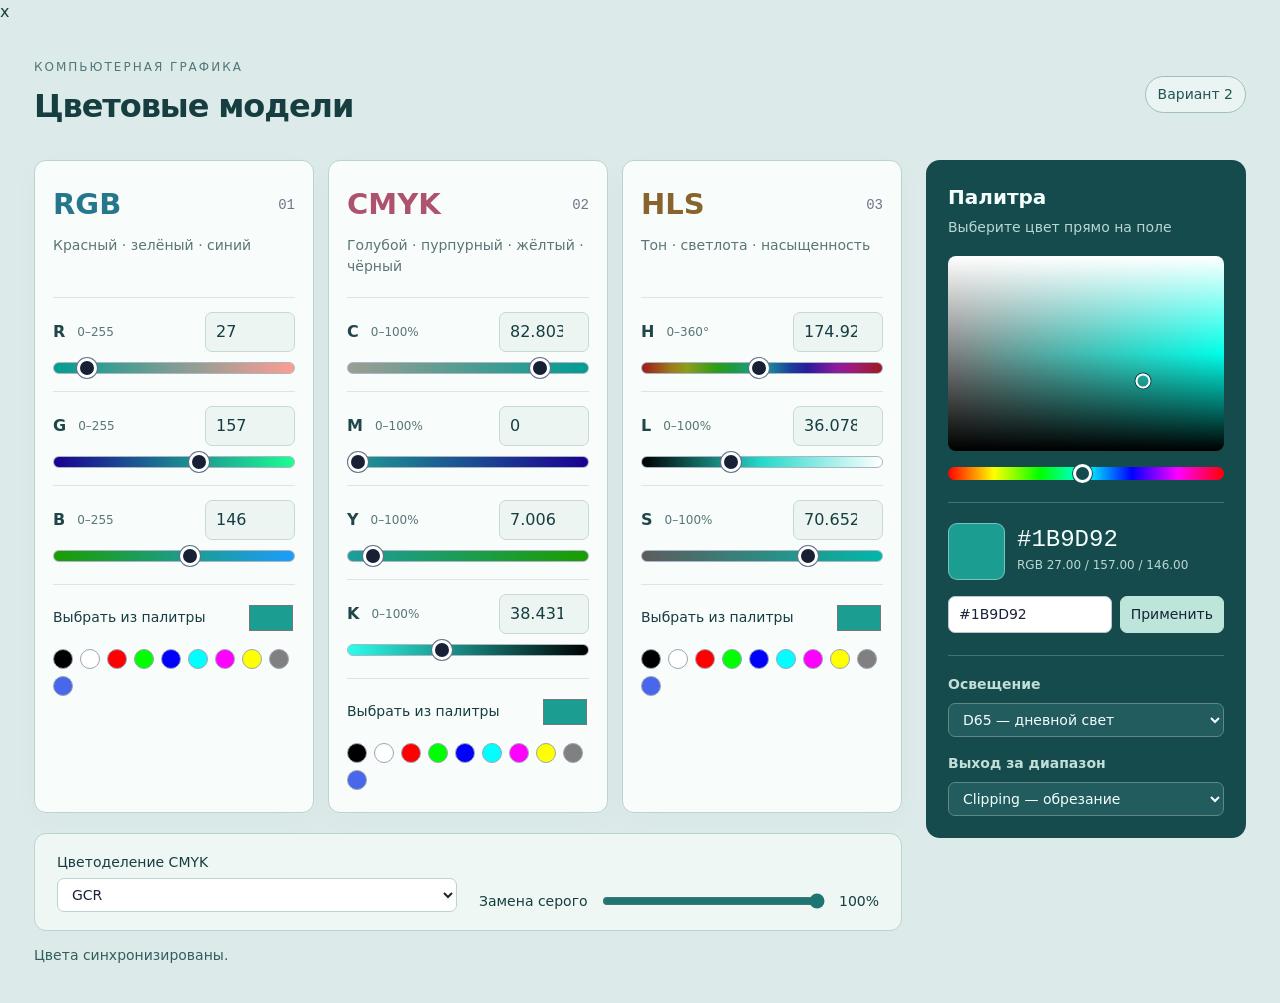
<file: pkg_1_2/index.html>
x<!doctype html><html lang="ru"><head><meta charset="utf-8"><meta name="viewport" content="width=device-width,initial-scale=1"><title>Цветовые модели · Вариант 2</title><style>*{box-sizing:border-box}body{margin:0;background:#f1f3f7;color:#192237;font:16px/1.5 system-ui,sans-serif}main{max-width:1280px;margin:auto;padding:30px}header{display:flex;justify-content:space-between;align-items:center;margin-bottom:24px}h1{font-size:28px;letter-spacing:-1px;margin:0}h2{font-size:26px;margin:0}p{margin:8px 0 24px;color:#566176;font-size:14px}.badge{font-size:14px;border:1px solid #bcc5d4;padding:7px 12px;border-radius:30px}.top{display:grid;grid-template-columns:1.1fr 2fr;background:#172035;color:white;border-radius:18px;overflow:hidden;margin-bottom:22px}.sample{min-height:210px;padding:25px;display:flex;align-items:end}.sample span{background:#172035d9;color:white;border-radius:7px;padding:5px 10px;font-size:14px}.summary{padding:25px}#hex-value{font:36px monospace;letter-spacing:2px}#rgb-value{color:#c1cbe0;margin:8px 0 18px}input,select,button{font:inherit}button,select,input[type=number],input[type=text]{border:1px solid #bbc4d4;border-radius:7px;padding:7px 10px;background:white;color:#192237}button{cursor:pointer}button:hover{border-color:#4967eb}input:focus-visible,button:focus-visible,select:focus-visible{outline:3px solid #5979ff;outline-offset:3px}#hex{width:160px}.settings{display:flex;flex-wrap:wrap;gap:16px;align-items:end;margin-bottom:20px}.settings label{display:grid;gap:5px;font-size:14px}.settings input{width:150px}#models{display:grid;grid-template-columns:repeat(3,1fr);gap:18px}.card{background:white;border:1px solid #dbe0e9;border-radius:14px;padding:24px}.cardtitle{display:flex;justify-content:space-between;align-items:center}.cardtitle span{font:14px monospace;color:#6c7689}.channel{display:grid;grid-template-columns:1fr 90px;gap:10px;margin-bottom:20px}.channel label{font-weight:600;display:flex;align-items:center;gap:12px}.channel small{font-size:12px;color:#6c7689;font-weight:400}.channel input[type=number]{width:90px}.channel input[type=range]{grid-column:1/-1;width:100%;margin:0;appearance:none;height:12px;border-radius:20px;border:1px solid #adb5c5}.channel input[type=range]::-webkit-slider-thumb{appearance:none;width:20px;height:20px;border:3px solid white;border-radius:50%;background:#172035;box-shadow:0 0 0 1px #647089}.channel input[type=range]::-moz-range-thumb{width:14px;height:14px;border:3px solid white;border-radius:50%;background:#172035}.picker{display:flex;align-items:center;justify-content:space-between;font-size:14px;border-top:1px solid #e6e9ef;padding-top:16px}.picker input{width:48px;height:34px;border:0;padding:0;cursor:pointer;background:none}.swatches{display:flex;gap:6px;flex-wrap:wrap;margin-top:14px}.swatch{width:23px;height:23px;padding:0;border:1px solid #9ba5b7;border-radius:50%}#notice{font-size:14px;min-height:44px;margin:16px 0;color:#465678}details{background:white;border:1px solid #dbe0e9;border-radius:12px;margin-top:14px;padding:18px 22px}summary{cursor:pointer;font-weight:600}.science{display:grid;grid-template-columns:1fr 1fr;gap:25px;margin-top:20px}pre{font:14px/1.8 monospace;overflow:auto}#xyz-form{display:flex;flex-wrap:wrap;gap:10px}#xyz-form label{font-size:14px}#xyz-form input{width:95px;display:block}a{color:#3156c6}footer{color:#657085;font-size:14px;margin-top:25px} @media(max-width:900px){#models{grid-template-columns:1fr}.science{grid-template-columns:1fr}.top{grid-template-columns:1fr 1fr}main{padding:18px}}@media(max-width:540px){.top{grid-template-columns:1fr}header{align-items:start;gap:14px}h1{font-size:24px}.sample{min-height:135px}.badge{white-space:nowrap}.card{padding:20px}}
body{background:#dcebea;color:#163e40}main{max-width:1450px;padding:34px}header{margin-bottom:30px}h1{font-size:32px;letter-spacing:-1.1px}.eyebrow{font-size:12px;letter-spacing:2px;text-transform:uppercase;margin:0 0 6px;color:#517776}.badge{border-color:#9fbfbd;color:#235553;background:#eaf4f2}.workspace{display:grid;grid-template-columns:minmax(0,1fr) 320px;gap:24px;align-items:start}#models{gap:14px}.card{padding:22px 18px;background:#f8fcfb;border-color:#bcd3d0;border-radius:12px;min-height:485px;box-shadow:0 8px 30px #16454106}.card h2{font-size:29px}.card[data-model=RGB] h2{color:#26778b}.card[data-model=CMYK] h2{color:#ad536d}.card[data-model=HLS] h2{color:#88632c}.card p{min-height:42px;color:#5c7576;font-size:14px;margin-bottom:20px}.channel{padding-top:14px;border-top:1px solid #dae7e4;margin-bottom:17px;grid-template-columns:1fr 90px}.channel label{color:#21464a}.channel small{color:#597577}.channel input[type=number]{background:#edf5f3;border-color:#c5d9d5;color:#163e40}.picker{margin-top:22px;border-color:#dae7e4}.swatches{gap:7px}.swatch{width:20px;height:20px}.palette-panel{background:#164b4d;color:#f3fffc;border-radius:14px;padding:22px}.palette-panel h2{font-size:20px}.palette-panel p{color:#b8d7d3;font-size:14px;margin:5px 0 18px}.plane-wrap{position:relative;margin:18px 0 16px}.plane-wrap canvas{width:100%;height:195px;display:block;border-radius:8px;touch-action:none;cursor:crosshair}.plane-wrap i{position:absolute;pointer-events:none;width:15px;height:15px;border:2px solid white;border-radius:50%;box-shadow:0 0 0 1px #163e40;transform:translate(-50%,-50%)}#palette-hue{width:100%;margin:0 0 22px;accent-color:white;background:linear-gradient(to right,red,#ff0,#0f0,#0ff,#00f,#f0f,red);appearance:none;height:13px;border-radius:8px}#palette-hue::-webkit-slider-thumb{appearance:none;border:3px solid white;width:19px;height:19px;background:#164b4d;border-radius:50%;box-shadow:0 0 0 1px #164b4d}.current{display:flex;gap:12px;align-items:center;border-top:1px solid #477072;padding-top:20px}#sample{width:57px;height:57px;min-height:0;flex-shrink:0;border:1px solid #ffffff66;border-radius:9px;padding:0}#hex-value{font-size:24px;letter-spacing:0}#rgb-value{font-size:12px;margin:3px 0;color:#b8d7d3}#hex-form{display:flex;gap:8px;margin-top:16px}#hex{width:0;flex:1;min-width:0;font-size:14px}#hex-form button{font-size:14px;background:#bde5d9;border-color:#bde5d9}.settings{margin:20px 0 0;background:#eef7f4;border:1px solid #bcd3d0;padding:18px 22px;border-radius:12px;gap:22px}.settings label{min-width:180px;flex:1}.settings label:last-child{display:flex;align-items:center;gap:12px}.settings input{width:130px;flex:1;accent-color:#1d7672}.settings select{background:#fff;border-color:#bcd3d0}.settings #strength-value{min-width:40px}#notice{margin:14px 0 0;color:#325e5c;min-height:24px}input:focus-visible,button:focus-visible,select:focus-visible,canvas:focus-visible{outline-color:#ddaa42}.swatch:hover{transform:scale(1.18)}
@media(max-width:1150px){.workspace{grid-template-columns:1fr}#models{grid-template-columns:repeat(3,1fr)}.palette-panel{display:grid;grid-template-columns:1fr 1fr;column-gap:28px}.palette-left{grid-row:span 2}.plane-wrap canvas{height:160px}.palette-panel .current{border:0;padding-top:0}.palette-right{align-self:center}}@media(max-width:740px){main{padding:20px}#models{grid-template-columns:1fr}.card{min-height:0}.card p{min-height:0}.palette-panel{display:block}.workspace{display:flex;flex-direction:column}.palette-panel{order:-1;width:100%}#models{width:100%}.palette-panel .current{border-top:1px solid #477072;padding-top:15px}h1{font-size:26px}.settings label:last-child{flex-wrap:wrap}}
.restored-settings{display:grid;gap:8px;margin-top:22px;padding-top:18px;border-top:1px solid #477072}.restored-settings label{font-size:14px;color:#c2ded9;font-weight:600}.restored-settings select{width:100%;min-width:0;background:#235c5e;color:#f3fffc;border-color:#608783;font-size:14px}.restored-settings label:not(:first-child){margin-top:8px}</style></head><body><main><header><div><p class="eyebrow">Компьютерная графика</p><h1>Цветовые модели</h1></div><span class="badge">Вариант 2</span></header><div class="workspace"><div><div id="models"></div><div class="settings"><label>Цветоделение CMYK<select id="method"><option>GCR</option><option>UCR</option></select></label><label>Замена серого <input id="strength" type="range" min="0" max="100" value="100" aria-label="Сила замены серого"><span id="strength-value">100%</span></label></div><div id="notice" role="status" aria-live="polite"></div></div><aside class="palette-panel" aria-label="Выбор цвета"><div class="palette-left"><h2>Палитра</h2><p>Выберите цвет прямо на поле</p><div class="plane-wrap"><canvas id="color-plane" width="256" height="180" tabindex="0" role="group" aria-label="Палитра цвета"></canvas><i id="palette-marker"></i></div><input id="palette-hue" type="range" min="0" max="359.9" step="0.1" value="170" aria-label="Тон палитры"></div><div class="palette-right"><div class="current"><div id="sample" aria-label="Текущий цвет"></div><div><div id="hex-value"></div><div id="rgb-value"></div></div></div><form id="hex-form"><input id="hex" type="text" value="#1B9D92" maxlength="7" aria-label="Цвет HEX" autocomplete="off"><button>Применить</button></form><div class="restored-settings"><label for="white">Освещение</label><select id="white"><option value="D65">D65 — дневной свет</option><option value="D50">D50 — полиграфия</option><option value="E">E — равноэнергетический</option></select><label for="strategy">Выход за диапазон</label><select id="strategy"><option value="clipping">Clipping — обрезание</option><option value="scaling">Scaling — масштабирование</option></select></div></div></aside></div></main><script src="model.js"></script><script src="view.js"></script><script src="controller.js"></script></body></html>
</file>
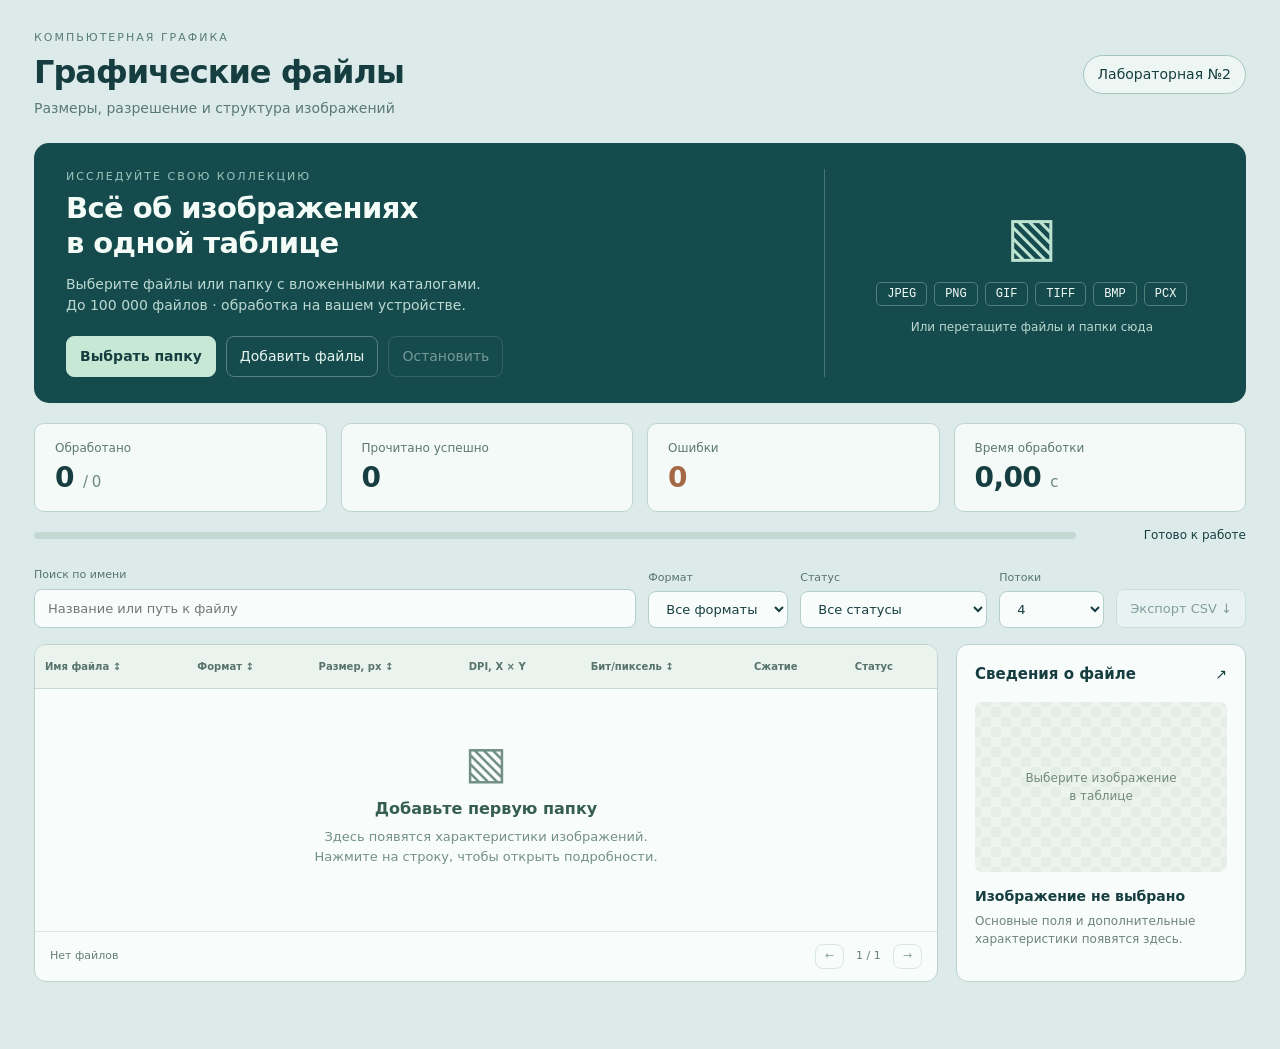
<file: pkg_2/index.html>
<!doctype html>
<html lang="ru">
<head>
<meta charset="utf-8">
<meta name="viewport" content="width=device-width,initial-scale=1">
<title>Графические файлы · Лабораторная №2</title>
<link rel="stylesheet" href="styles.css">
</head>
<body>
<main>
<header><div><p class="eyebrow">Компьютерная графика</p><h1>Графические файлы</h1><p class="subtitle">Размеры, разрешение и структура изображений</p></div><span class="badge">Лабораторная №2</span></header>
<section class="intro" id="drop-zone" aria-label="Загрузка изображений">
<div><span class="eyebrow light">Исследуйте свою коллекцию</span><h2>Всё об изображениях<br>в одной таблице</h2><p>Выберите файлы или папку с вложенными каталогами.<br>До 100 000 файлов · обработка на вашем устройстве.</p><div class="actions"><button class="primary" id="choose-folder">Выбрать папку</button><button class="secondary" id="choose-files">Добавить файлы</button><button class="secondary" id="stop" disabled>Остановить</button></div><input id="folder-input" type="file" webkitdirectory multiple hidden><input id="file-input" type="file" multiple hidden></div>
<div class="format-panel"><span class="format-symbol">▧</span><div class="formats"><span>JPEG</span><span>PNG</span><span>GIF</span><span>TIFF</span><span>BMP</span><span>PCX</span></div><p>Или перетащите файлы и папки сюда</p></div>
</section>
<section class="stats" aria-label="Статистика"><div><span>Обработано</span><strong id="stat-total">0 <small>/ 0</small></strong></div><div><span>Прочитано успешно</span><strong id="stat-good">0</strong></div><div><span>Ошибки</span><strong id="stat-bad">0</strong></div><div><span>Время обработки</span><strong id="stat-time">0,00 <small>с</small></strong></div></section>
<div class="progress-line"><progress id="progress" value="0" max="1" aria-label="Прогресс сканирования"></progress><span id="progress-label">Готово к работе</span></div>
<div class="toolbar"><label class="search">Поиск по имени<input id="search" type="search" placeholder="Название или путь к файлу"></label><label>Формат<select id="format"><option value="">Все форматы</option><option>JPEG</option><option>PNG</option><option>GIF</option><option>TIFF</option><option>BigTIFF</option><option>BMP</option><option>PCX</option></select></label><label>Статус<select id="status"><option value="">Все статусы</option><option>Готово</option><option>Файл поврежден</option><option>Ошибка чтения</option><option>Не поддерживается</option></select></label><label>Потоки<select id="threads"><option>1</option><option>2</option><option selected>4</option><option>8</option></select></label><button id="export" disabled>Экспорт CSV ↓</button></div>
<div class="workspace"><section class="table-card"><div class="table-scroll"><table><thead><tr><th><button data-sort="name">Имя файла ↕</button></th><th><button data-sort="format">Формат ↕</button></th><th><button data-sort="width">Размер, px ↕</button></th><th>DPI, X × Y</th><th><button data-sort="depth">Бит/пиксель ↕</button></th><th>Сжатие</th><th>Статус</th></tr></thead><tbody id="rows"></tbody></table></div><div id="empty"><div class="empty-icon">▧</div><h3>Добавьте первую папку</h3><p>Здесь появятся характеристики изображений.<br>Нажмите на строку, чтобы открыть подробности.</p></div><nav class="pagination" aria-label="Страницы результатов"><span id="range">Нет файлов</span><div><button id="previous" disabled aria-label="Предыдущая страница">←</button><span id="page">1 / 1</span><button id="next" disabled aria-label="Следующая страница">→</button></div></nav></section>
<aside class="detail-card"><div class="detail-heading"><h2>Сведения о файле</h2><span>↗</span></div><div id="preview" class="preview"><span>Выберите изображение<br>в таблице</span></div><h3 id="detail-name">Изображение не выбрано</h3><p id="detail-status">Основные поля и дополнительные характеристики появятся здесь.</p><dl id="details"></dl></aside></div>
<div id="notice" role="status" aria-live="polite"></div>
</main>
<script src="model.js"></script><script src="worker.js"></script><script src="engine.js"></script><script src="view.js"></script><script src="controller.js"></script>
</body>
</html>
</file>
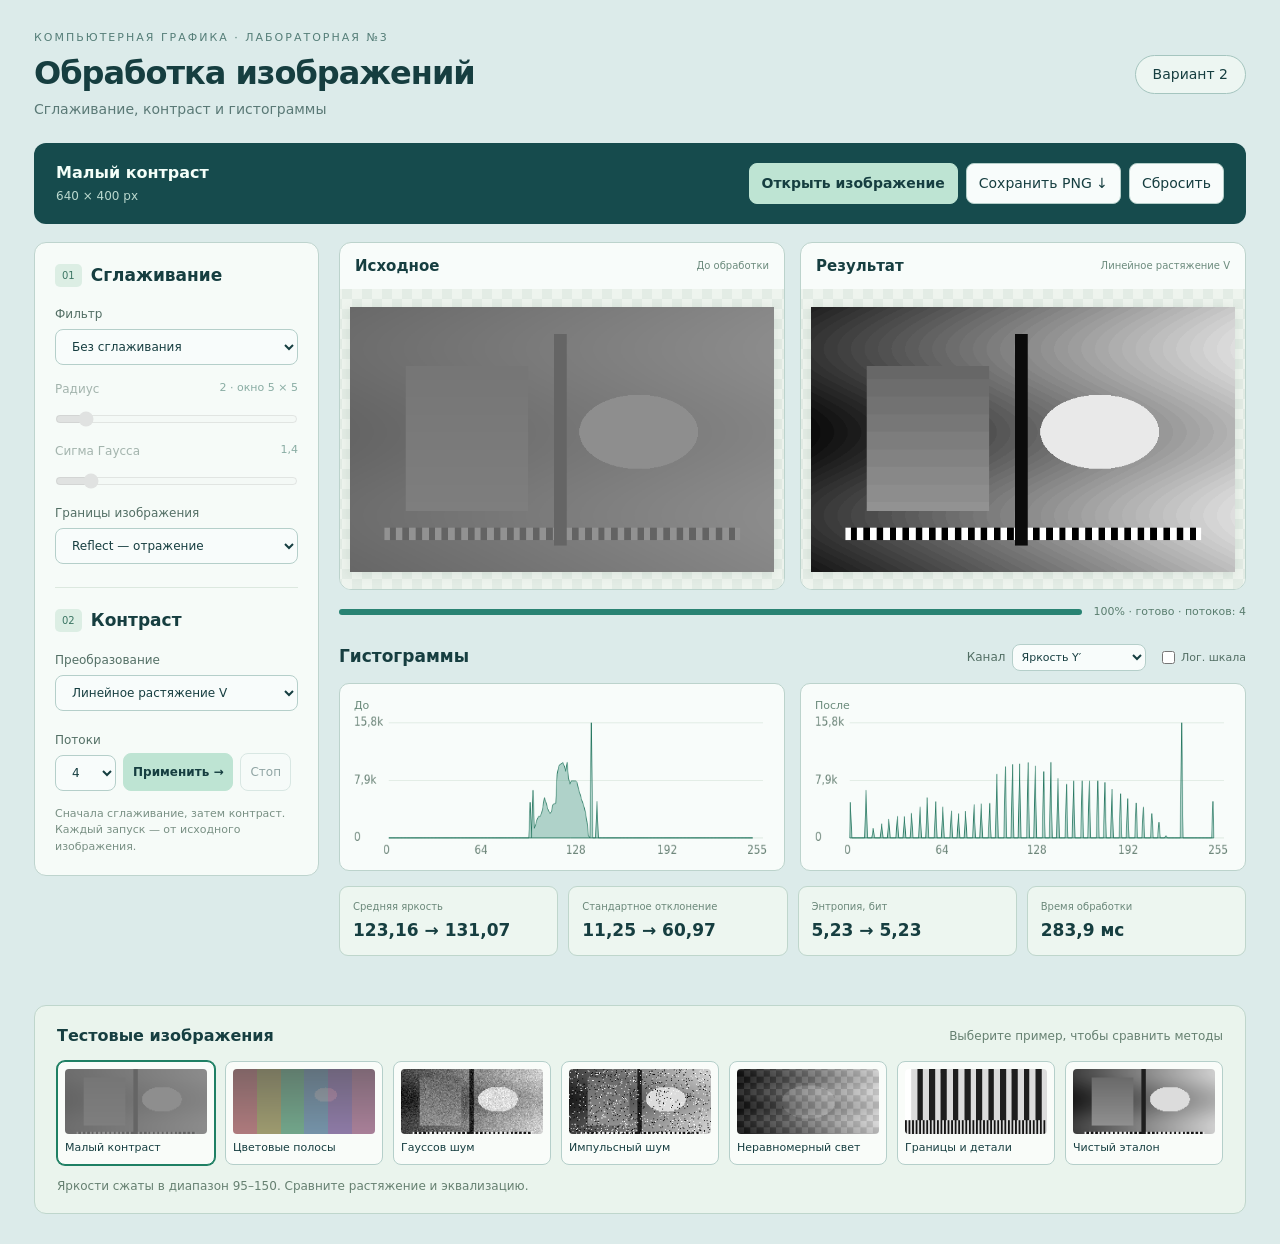
<file: pkg_3/index.html>
<!doctype html>
<html lang="ru">
<head><meta charset="utf-8"><meta name="viewport" content="width=device-width,initial-scale=1"><title>Обработка изображений · Вариант 2</title><link rel="stylesheet" href="styles.css"></head>
<body><main>
<header><div><p class="eyebrow">Компьютерная графика · Лабораторная №3</p><h1>Обработка изображений</h1><p>Сглаживание, контраст и гистограммы</p></div><span class="badge">Вариант 2</span></header>
<section class="source-bar"><div><strong id="source-name">Малый контраст</strong><span id="source-size">640 × 400 px</span></div><div class="actions"><button id="open" class="primary">Открыть изображение</button><button id="save" disabled>Сохранить PNG ↓</button><button id="reset">Сбросить</button><input id="file" type="file" accept="image/*" hidden></div></section>
<div class="workspace"><aside class="settings">
<div class="section-title"><span>01</span><h2>Сглаживание</h2></div>
<label>Фильтр<select id="filter"><option value="none">Без сглаживания</option><option value="gaussian">Гаусс</option><option value="box">Бокс-фильтр</option></select></label>
<label>Радиус <output id="radius-value">2 · окно 5 × 5</output><input id="radius" type="range" min="0" max="20" value="2"></label>
<label>Сигма Гаусса <output id="sigma-value">1,4</output><input id="sigma" type="range" min="0.2" max="10" step="0.1" value="1.4"></label>
<label>Границы изображения<select id="edge"><option value="reflect">Reflect — отражение</option><option value="clamp">Clamp — крайний пиксель</option></select></label>
<div class="section-title second"><span>02</span><h2>Контраст</h2></div>
<label>Преобразование<select id="contrast"><option value="linear">Линейное растяжение V</option><option value="rgb">Эквализация RGB</option><option value="hsv">Эквализация V в HSV</option><option value="clahe">CLAHE · локальная яркость V</option><option value="none">Без преобразования</option></select></label>
<div id="clahe-settings" hidden><label>Радиус окна CLAHE <output id="clahe-radius-value">16 · окно 33 × 33</output><input id="clahe-radius" type="range" min="1" max="48" value="16"></label><label>Ограничение контраста <output id="clip-value">2</output><input id="clip" type="range" min="1" max="8" step="0.1" value="2"></label></div>
<div class="bottom-controls"><label>Потоки<select id="threads"><option>1</option><option>2</option><option selected>4</option><option>8</option></select></label><button id="apply" class="primary">Применить →</button><button id="cancel" disabled>Стоп</button></div><p class="hint">Сначала сглаживание, затем контраст. Каждый запуск — от исходного изображения.</p>
</aside><section class="results">
<div class="image-grid"><article class="image-card"><div class="card-head"><h2>Исходное</h2><span>До обработки</span></div><div class="image-stage"><canvas id="before" aria-label="Исходное изображение"></canvas></div></article><article class="image-card"><div class="card-head"><h2>Результат</h2><span id="result-label">Линейное растяжение V</span></div><div class="image-stage"><canvas id="after" aria-label="Обработанное изображение"></canvas></div></article></div>
<div class="progress-row"><progress id="progress" max="1" value="0" aria-label="Прогресс обработки"></progress><span id="progress-text" role="status">Готово к обработке</span></div>
<div class="hist-head"><h2>Гистограммы</h2><div class="hist-controls"><label>Канал<select id="channel"><option value="4">Яркость Y′</option><option value="3">Значение V (HSV)</option><option value="0">Красный R</option><option value="1">Зелёный G</option><option value="2">Синий B</option><option value="rgb">RGB вместе</option></select></label><label class="check"><input id="log" type="checkbox"> Лог. шкала</label></div></div>
<div class="hist-grid"><article><span>До</span><canvas id="hist-before" width="600" height="190" aria-label="Гистограмма исходного изображения"></canvas></article><article><span>После</span><canvas id="hist-after" width="600" height="190" aria-label="Гистограмма результата"></canvas></article></div>
<div class="metrics"><div><span>Средняя яркость</span><strong id="mean">—</strong></div><div><span>Стандартное отклонение</span><strong id="std">—</strong></div><div><span>Энтропия, бит</span><strong id="entropy">—</strong></div><div><span>Время обработки</span><strong id="elapsed">—</strong></div></div>
<p id="notice" role="status" aria-live="polite"></p>
</section></div>
<section class="samples"><div class="samples-head"><h2>Тестовые изображения</h2><p>Выберите пример, чтобы сравнить методы</p></div><div id="samples"></div><p id="sample-description"></p></section>
</main><script src="buffer.js"></script><script src="model.js"></script><script src="samples.js"></script><script src="worker.js"></script><script src="engine.js"></script><script src="view.js"></script><script src="controller.js"></script></body></html>
</file>
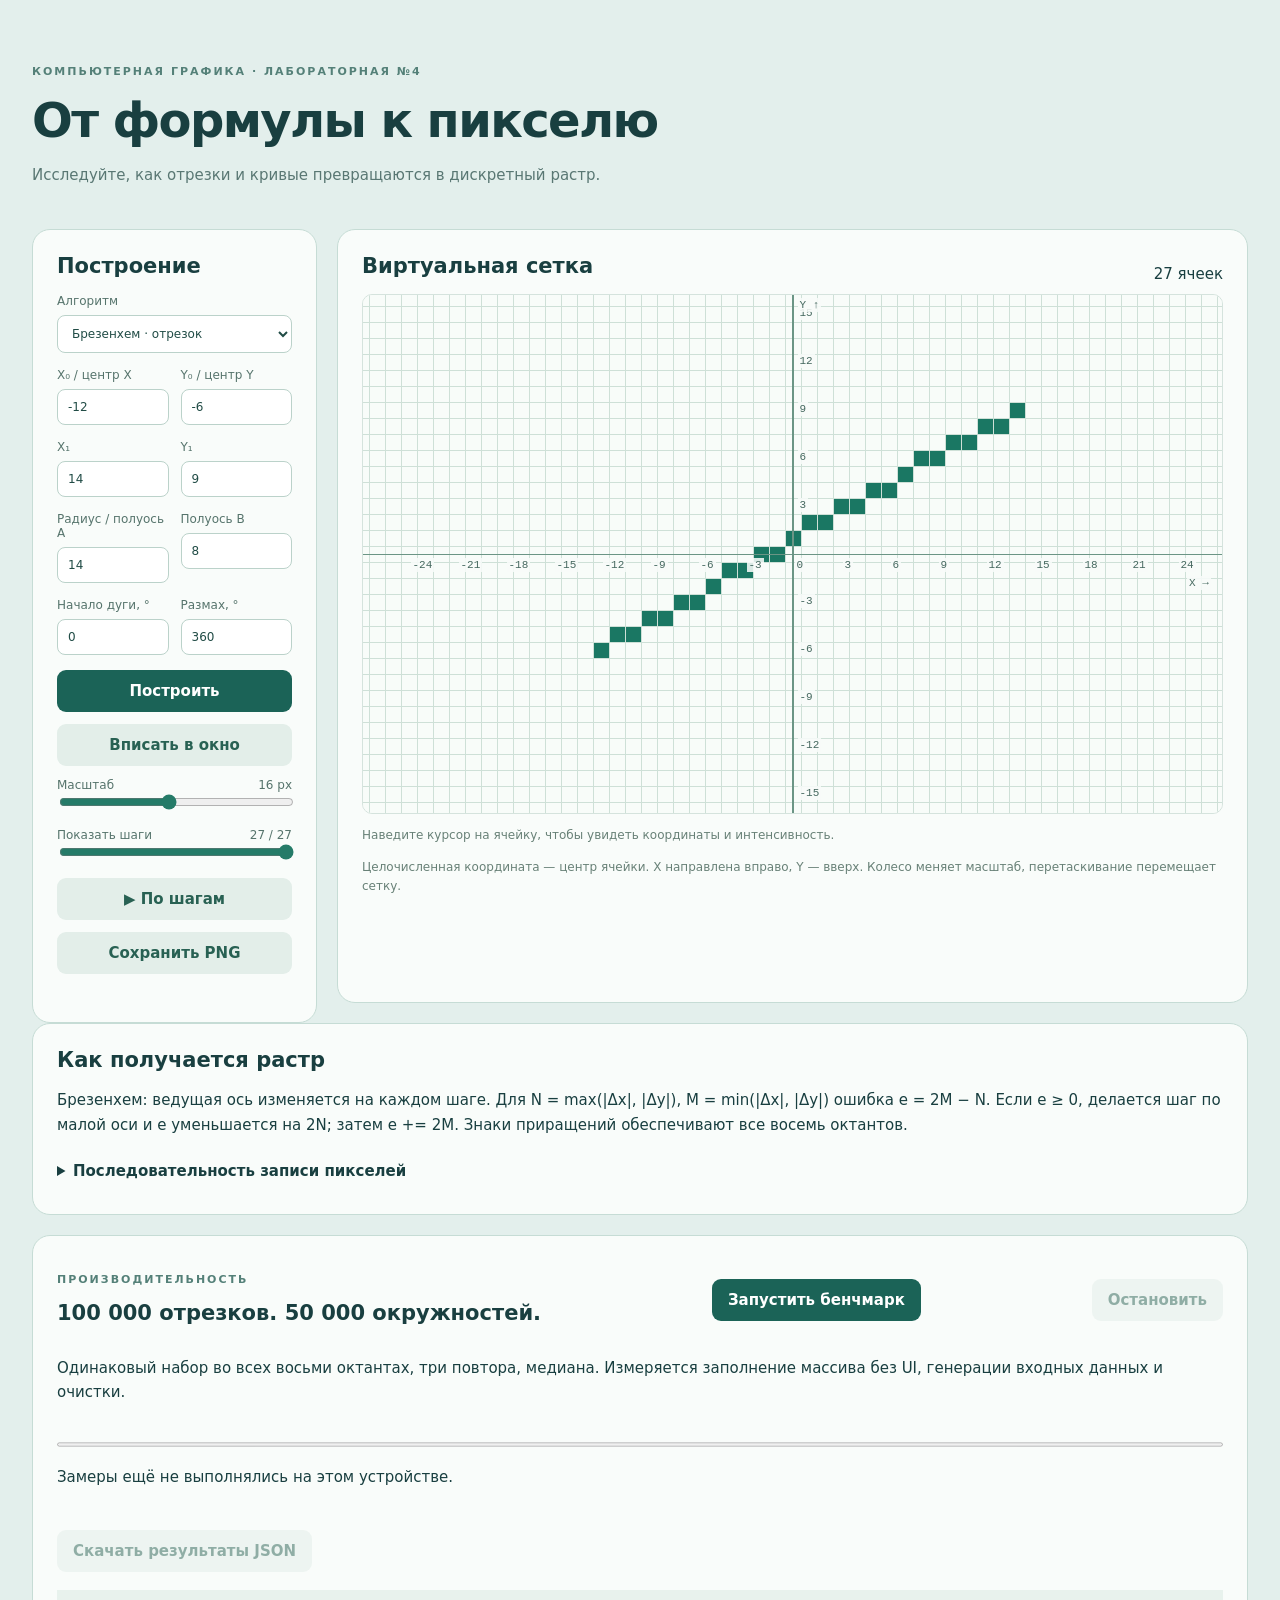
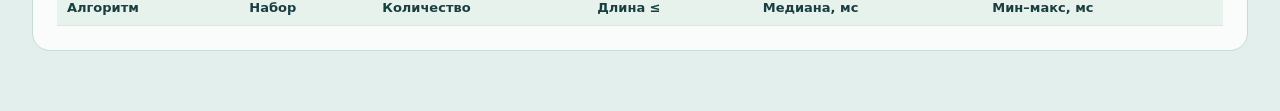
<file: pkg_4/index.html>
<!doctype html>
<html lang="ru"><head><meta charset="utf-8"><meta name="viewport" content="width=device-width,initial-scale=1"><title>Растровые алгоритмы</title><link rel="stylesheet" href="styles.css"></head>
<body><main><header><p class="eyebrow">Компьютерная графика · Лабораторная №4</p><h1>От формулы к пикселю</h1><p>Исследуйте, как отрезки и кривые превращаются в дискретный растр.</p></header>
<div class="workspace"><aside><h2>Построение</h2><label>Алгоритм<select id="algorithm"><option value="bresenham">Брезенхем · отрезок</option><option value="step">Пошаговый</option><option value="dda">ЦДА</option><option value="circle">Брезенхем · окружность</option><option value="wu">Ву · сглаживание</option><option value="castle">Кастл—Питвей · отрезок</option><option value="ellipse">Целочисленный эллипс / дуга</option></select></label>
<div class="fields"><label>X₀ / центр X<input id="x0" type="number" min="-100" max="100" value="-12" step="1"></label><label>Y₀ / центр Y<input id="y0" type="number" min="-100" max="100" value="-6" step="1"></label><label>X₁<input id="x1" type="number" min="-100" max="100" value="14" step="1"></label><label>Y₁<input id="y1" type="number" min="-100" max="100" value="9" step="1"></label><label>Радиус / полуось A<input id="radius" type="number" min="0" max="100" value="14" step="1"></label><label>Полуось B<input id="b" type="number" min="0" max="100" value="8" step="1"></label><label>Начало дуги, °<input id="start" type="number" min="0" max="359" value="0" step="1"></label><label>Размах, °<input id="sweep" type="number" min="1" max="360" value="360" step="1"></label></div>
<button id="draw">Построить</button><button id="fit" class="secondary">Вписать в окно</button><label>Масштаб <output id="zoomValue">16 px</output><input id="zoom" type="range" min="2" max="32" value="16"></label><label>Показать шаги <output id="stepValue"></output><input id="step" type="range" min="0" max="1" value="1"></label><button id="play" class="secondary">▶ По шагам</button><button id="save" class="secondary">Сохранить PNG</button><p id="status" role="status"></p></aside>
<section class="panel"><div class="panel-head"><h2>Виртуальная сетка</h2><span id="pixelCount"></span></div><div id="viewport"><canvas id="grid" aria-label="Растр с координатными осями"></canvas><div id="labels"></div></div><p id="pointer">Наведите курсор на ячейку, чтобы увидеть координаты и интенсивность.</p><p class="hint">Целочисленная координата — центр ячейки. X направлена вправо, Y — вверх. Колесо меняет масштаб, перетаскивание перемещает сетку.</p></section></div>
<section class="panel explanation"><h2>Как получается растр</h2><p id="explanation"></p><details><summary>Последовательность записи пикселей</summary><p>Повторные записи симметричных точек показаны отдельно. Для совпадающих ячеек сохраняется максимальная интенсивность.</p><div class="table-scroll"><table><thead><tr><th>Шаг</th><th>X</th><th>Y</th><th>Интенсивность</th></tr></thead><tbody id="trace"></tbody></table></div></details></section>
<section class="panel"><div class="panel-head"><div><p class="eyebrow">Производительность</p><h2>100 000 отрезков. 50 000 окружностей.</h2></div><button id="bench">Запустить бенчмарк</button><button id="stop" class="secondary" disabled>Остановить</button></div><p>Одинаковый набор во всех восьми октантах, три повтора, медиана. Измеряется заполнение массива без UI, генерации входных данных и очистки.</p><progress id="progress" value="0" max="36"></progress><p id="benchStatus" role="status">Замеры ещё не выполнялись на этом устройстве.</p><div id="charts"></div><button id="json" class="secondary" disabled>Скачать результаты JSON</button><div class="table-scroll"><table><thead><tr><th>Алгоритм</th><th>Набор</th><th>Количество</th><th>Длина ≤</th><th>Медиана, мс</th><th>Мин–макс, мс</th></tr></thead><tbody id="results"></tbody></table></div></section></main>
<script src="virtual-grid.js"></script><script src="raster-engine.js"></script><script src="benchmark.js"></script><script src="grid-painter.js"></script><script src="view.js"></script><script src="controller.js"></script></body></html>
</file>
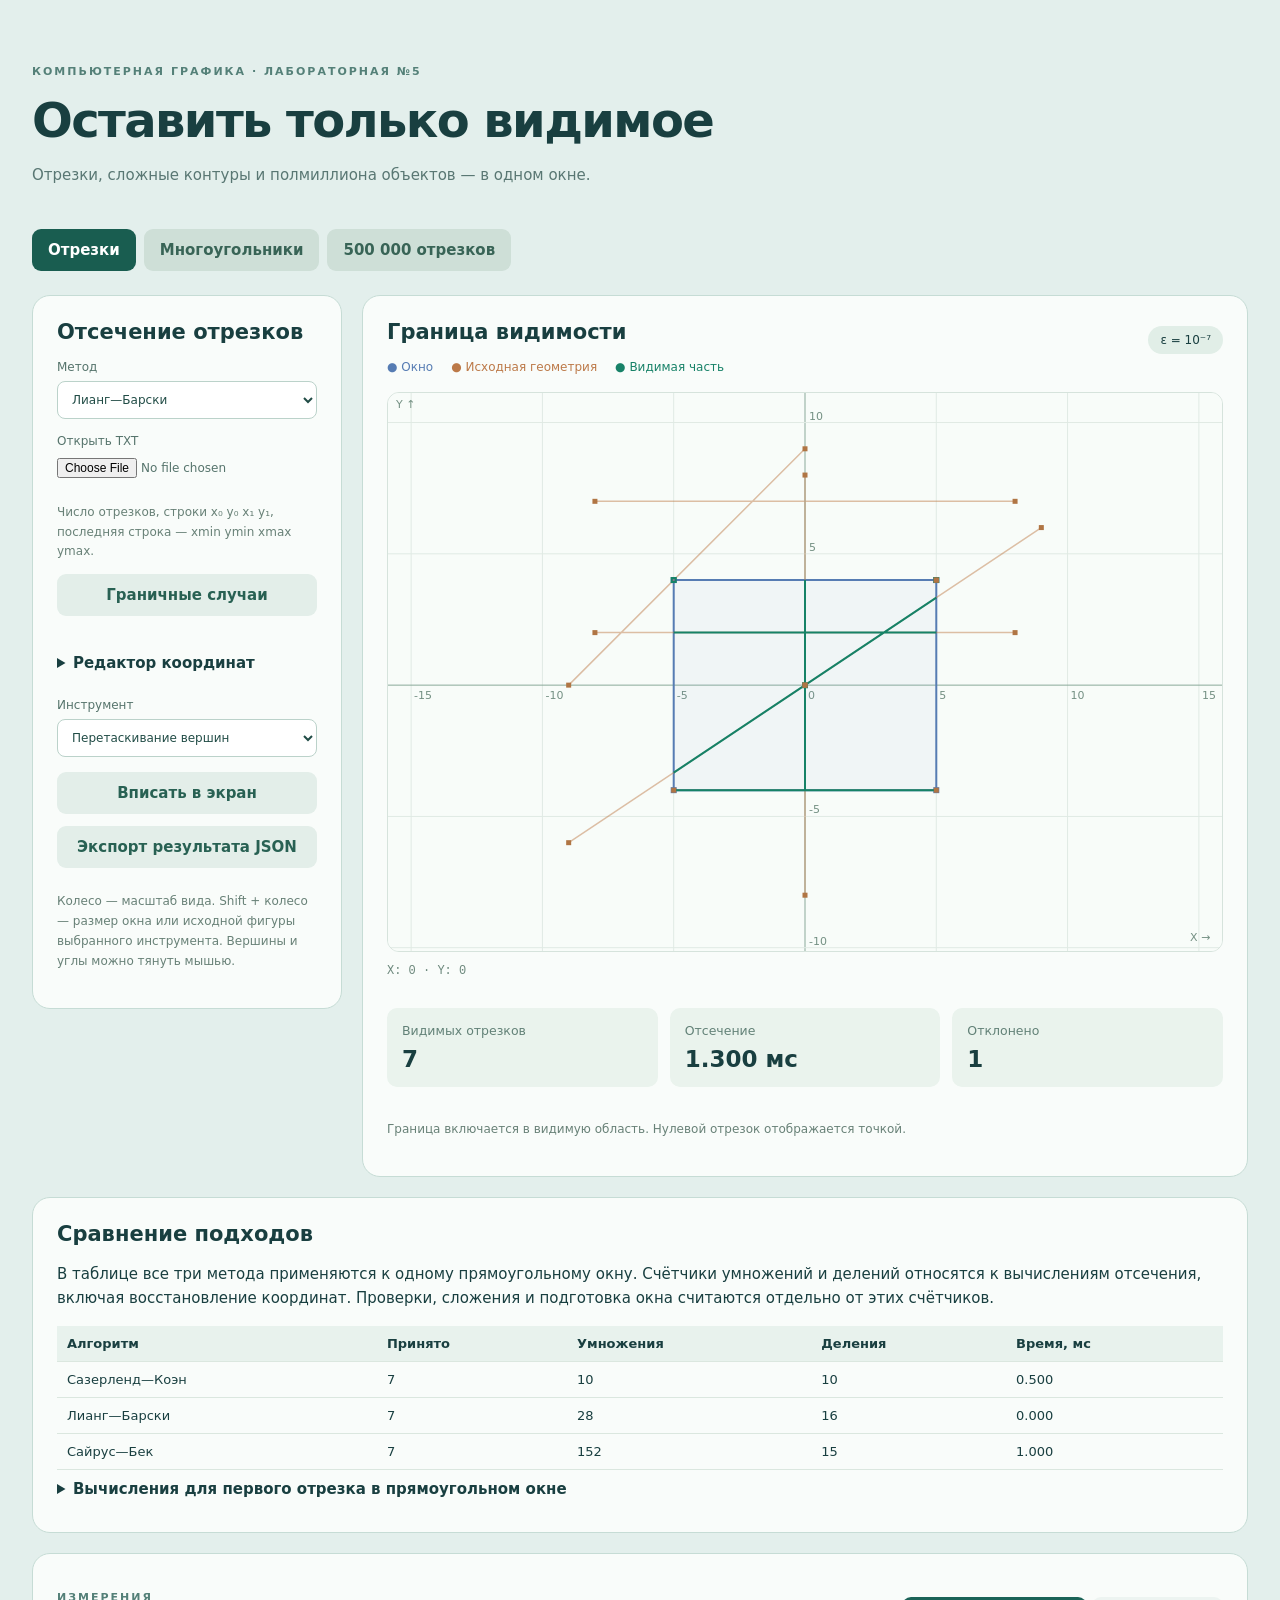
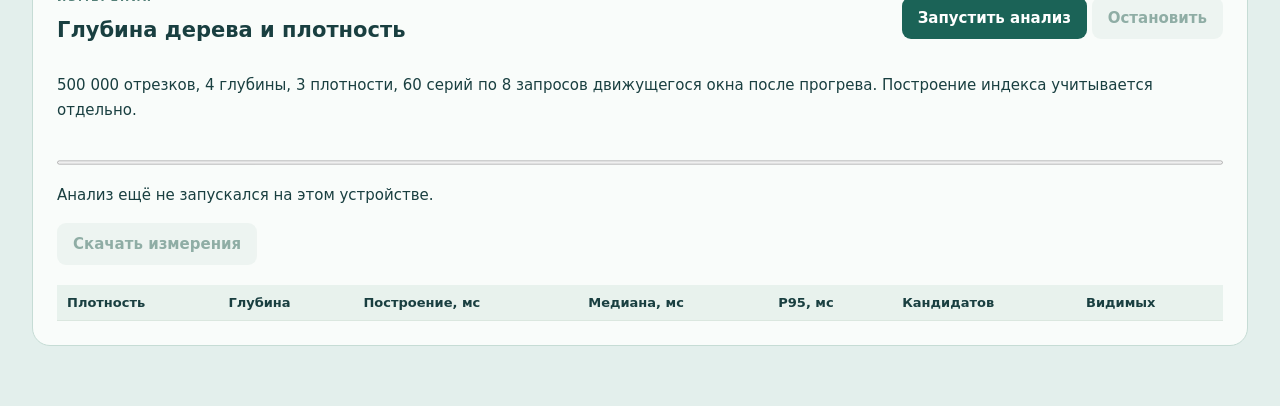
<file: pkg_5 2/index.html>
<!doctype html><html lang="ru"><head><meta charset="utf-8"><meta name="viewport" content="width=device-width,initial-scale=1"><title>Отсечение геометрии</title><link rel="stylesheet" href="styles.css"></head><body><main>
<header><p class="eyebrow">Компьютерная графика · Лабораторная №5</p><h1>Оставить только видимое</h1><p>Отрезки, сложные контуры и полмиллиона объектов — в одном окне.</p></header>
<nav aria-label="Режим"><button data-mode="lines" class="active">Отрезки</button><button data-mode="polygons">Многоугольники</button><button data-mode="large">500 000 отрезков</button></nav>
<div class="workspace"><aside><section id="lineControls"><h2>Отсечение отрезков</h2><label>Метод<select id="algorithm"><option value="liang">Лианг—Барски</option><option value="cohen">Сазерленд—Коэн</option><option value="cyrus">Сайрус—Бек · выпуклое окно</option></select></label><label class="file">Открыть TXT<input type="file" id="file" accept=".txt,text/plain"></label><p class="hint">Число отрезков, строки x₀ y₀ x₁ y₁, последняя строка — xmin ymin xmax ymax.</p><button id="example" class="secondary">Граничные случаи</button></section>
<section id="polygonControls" hidden><h2>Сложные контуры</h2><label>Пример<select id="preset"><option value="split">Распад на две части</option><option value="hole">Многоугольник с отверстием</option><option value="cross">Самопересечение</option><option value="touch">Рёбра через вершины окна</option><option value="concave">Два вогнутых контура</option></select></label><p class="hint">Уайлер—Атертон: обход границ с разбиением самопересечений. Правило заполнения — even–odd.</p></section>
<section id="largeControls" hidden><h2>Большая сцена</h2><label>Число отрезков<select id="count"><option>500000</option><option>750000</option><option>1000000</option></select></label><label>Глубина дерева<select id="depth"><option>4</option><option>6</option><option selected>8</option><option>10</option></select></label><label>Плотность<select id="density"><option value="1">1× · равномерно</option><option value="4">4×</option><option value="16">16×</option></select></label><button id="generate">Построить индекс</button><label class="check"><input id="motion" type="checkbox" checked> Движение окна</label><label class="check"><input id="dynamic" type="checkbox" checked> Движение всей сцены + 256 локальных изменений / кадр</label><p id="largeStatus" role="status">Нажмите «Построить индекс».</p></section>
<section id="editor"><details><summary>Редактор координат</summary><label>Исходные данные<textarea id="source" rows="6" spellcheck="false"></textarea></label><label>Окно<textarea id="clip" rows="4" spellcheck="false"></textarea></label><button id="apply">Применить JSON</button><p class="hint" id="formatHint"></p></details></section>
<label>Инструмент<select id="tool"><option value="edit">Перетаскивание вершин</option><option value="window">Переместить окно</option><option value="shape">Переместить исходную фигуру</option><option value="pan">Переместить координатную плоскость</option></select></label><button id="fit" class="secondary">Вписать в экран</button><button id="export" class="secondary">Экспорт результата JSON</button><p class="hint">Колесо — масштаб вида. Shift + колесо — размер окна или исходной фигуры выбранного инструмента. Вершины и углы можно тянуть мышью.</p><p id="error" role="alert"></p></aside>
<section class="panel stage"><div class="panel-head"><h2 id="sceneTitle">Граница видимости</h2><span class="badge">ε = 10⁻⁷</span></div><div class="legend"><span class="blue">● Окно</span><span class="orange">● Исходная геометрия</span><span class="green">● Видимая часть</span></div><canvas id="canvas" aria-label="Координатная плоскость и результат отсечения"></canvas><p id="coordinate">X: 0 · Y: 0</p><div class="metrics"><div><small id="metricLabel">Видимых объектов</small><strong id="visible">0</strong></div><div><small id="timeLabel">Отсечение</small><strong id="time">0 мс</strong></div><div><small id="extraLabel">Отверстий</small><strong id="extra">0</strong></div></div><p id="sceneNote" class="hint"></p></section></div>
<section class="panel" id="comparison"><h2>Сравнение подходов</h2><p>В таблице все три метода применяются к одному прямоугольному окну. Счётчики умножений и делений относятся к вычислениям отсечения, включая восстановление координат. Проверки, сложения и подготовка окна считаются отдельно от этих счётчиков.</p><div class="table-scroll"><table><thead><tr><th>Алгоритм</th><th>Принято</th><th>Умножения</th><th>Деления</th><th>Время, мс</th></tr></thead><tbody id="operationRows"></tbody></table></div><details><summary>Вычисления для первого отрезка в прямоугольном окне</summary><pre id="trace"></pre></details></section>
<section class="panel"><div class="panel-head"><div><p class="eyebrow">Измерения</p><h2>Глубина дерева и плотность</h2></div><div><button id="benchmark">Запустить анализ</button> <button id="cancel" class="secondary" disabled>Остановить</button></div></div><p>500 000 отрезков, 4 глубины, 3 плотности, 60 серий по 8 запросов движущегося окна после прогрева. Построение индекса учитывается отдельно.</p><progress id="progress" value="0" max="12"></progress><p id="benchStatus" role="status">Анализ ещё не запускался на этом устройстве.</p><div id="charts"></div><button id="downloadBench" class="secondary" disabled>Скачать измерения</button><div class="table-scroll"><table><thead><tr><th>Плотность</th><th>Глубина</th><th>Построение, мс</th><th>Медиана, мс</th><th>P95, мс</th><th>Кандидатов</th><th>Видимых</th></tr></thead><tbody id="benchRows"></tbody></table></div></section>
</main><script src="geometry.js"></script><script src="line-clipping.js"></script><script src="polygon-clipping.js"></script><script src="spatial-index.js"></script><script src="data.js"></script><script src="benchmark.js"></script><script src="worker.js"></script><script src="view.js"></script><script src="controller.js"></script></body></html>
</file>
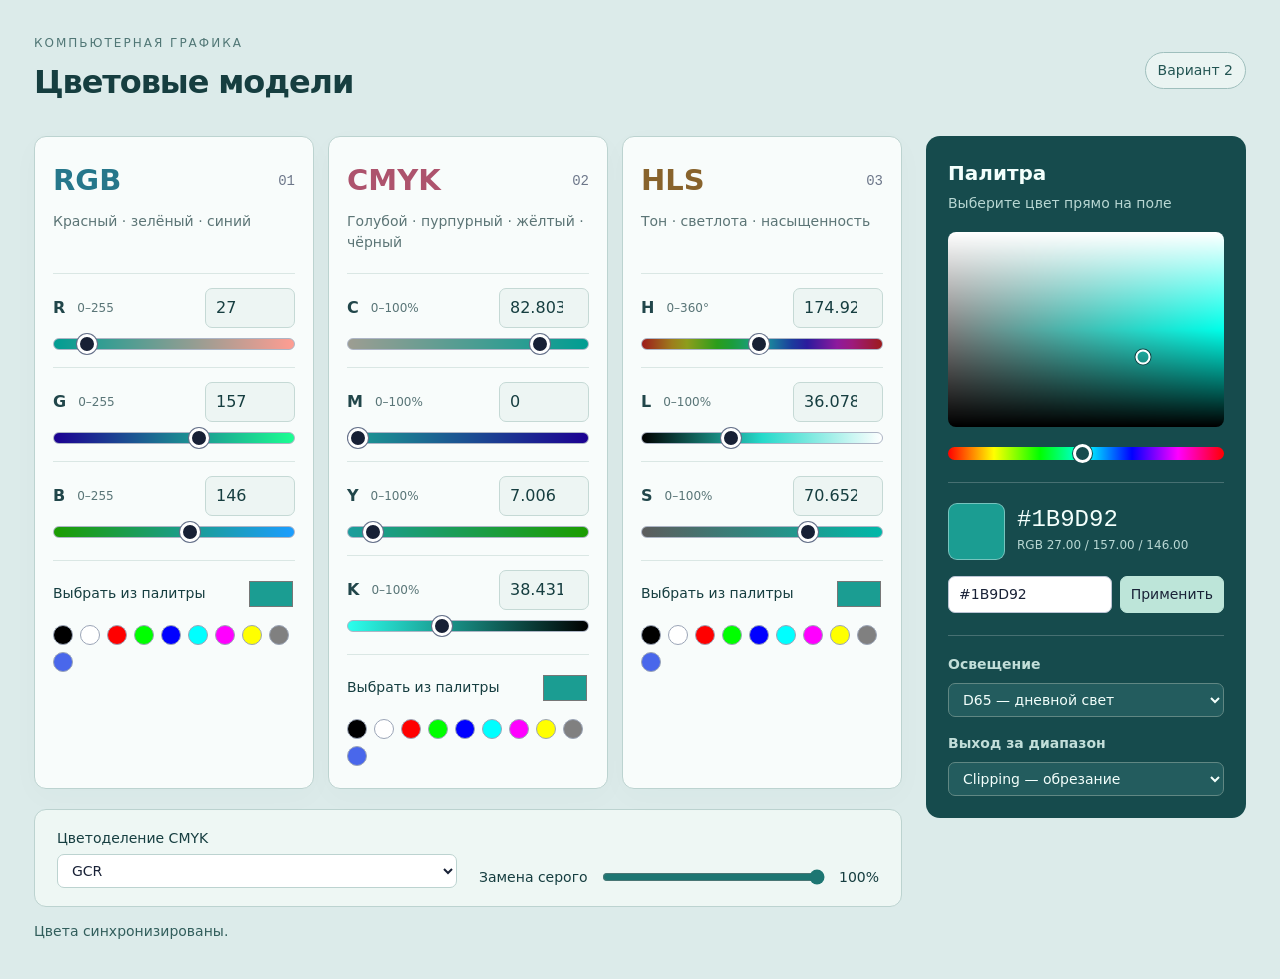
<file: pkg_1_2/Цветовые_модели_вариант_2.html>
<!doctype html><html lang="ru"><head><meta charset="utf-8"><meta name="viewport" content="width=device-width,initial-scale=1"><title>Цветовые модели · Вариант 2</title><style>*{box-sizing:border-box}body{margin:0;background:#f1f3f7;color:#192237;font:16px/1.5 system-ui,sans-serif}main{max-width:1280px;margin:auto;padding:30px}header{display:flex;justify-content:space-between;align-items:center;margin-bottom:24px}h1{font-size:28px;letter-spacing:-1px;margin:0}h2{font-size:26px;margin:0}p{margin:8px 0 24px;color:#566176;font-size:14px}.badge{font-size:14px;border:1px solid #bcc5d4;padding:7px 12px;border-radius:30px}.top{display:grid;grid-template-columns:1.1fr 2fr;background:#172035;color:white;border-radius:18px;overflow:hidden;margin-bottom:22px}.sample{min-height:210px;padding:25px;display:flex;align-items:end}.sample span{background:#172035d9;color:white;border-radius:7px;padding:5px 10px;font-size:14px}.summary{padding:25px}#hex-value{font:36px monospace;letter-spacing:2px}#rgb-value{color:#c1cbe0;margin:8px 0 18px}input,select,button{font:inherit}button,select,input[type=number],input[type=text]{border:1px solid #bbc4d4;border-radius:7px;padding:7px 10px;background:white;color:#192237}button{cursor:pointer}button:hover{border-color:#4967eb}input:focus-visible,button:focus-visible,select:focus-visible{outline:3px solid #5979ff;outline-offset:3px}#hex{width:160px}.settings{display:flex;flex-wrap:wrap;gap:16px;align-items:end;margin-bottom:20px}.settings label{display:grid;gap:5px;font-size:14px}.settings input{width:150px}#models{display:grid;grid-template-columns:repeat(3,1fr);gap:18px}.card{background:white;border:1px solid #dbe0e9;border-radius:14px;padding:24px}.cardtitle{display:flex;justify-content:space-between;align-items:center}.cardtitle span{font:14px monospace;color:#6c7689}.channel{display:grid;grid-template-columns:1fr 90px;gap:10px;margin-bottom:20px}.channel label{font-weight:600;display:flex;align-items:center;gap:12px}.channel small{font-size:12px;color:#6c7689;font-weight:400}.channel input[type=number]{width:90px}.channel input[type=range]{grid-column:1/-1;width:100%;margin:0;appearance:none;height:12px;border-radius:20px;border:1px solid #adb5c5}.channel input[type=range]::-webkit-slider-thumb{appearance:none;width:20px;height:20px;border:3px solid white;border-radius:50%;background:#172035;box-shadow:0 0 0 1px #647089}.channel input[type=range]::-moz-range-thumb{width:14px;height:14px;border:3px solid white;border-radius:50%;background:#172035}.picker{display:flex;align-items:center;justify-content:space-between;font-size:14px;border-top:1px solid #e6e9ef;padding-top:16px}.picker input{width:48px;height:34px;border:0;padding:0;cursor:pointer;background:none}.swatches{display:flex;gap:6px;flex-wrap:wrap;margin-top:14px}.swatch{width:23px;height:23px;padding:0;border:1px solid #9ba5b7;border-radius:50%}#notice{font-size:14px;min-height:44px;margin:16px 0;color:#465678}details{background:white;border:1px solid #dbe0e9;border-radius:12px;margin-top:14px;padding:18px 22px}summary{cursor:pointer;font-weight:600}.science{display:grid;grid-template-columns:1fr 1fr;gap:25px;margin-top:20px}pre{font:14px/1.8 monospace;overflow:auto}#xyz-form{display:flex;flex-wrap:wrap;gap:10px}#xyz-form label{font-size:14px}#xyz-form input{width:95px;display:block}a{color:#3156c6}footer{color:#657085;font-size:14px;margin-top:25px} @media(max-width:900px){#models{grid-template-columns:1fr}.science{grid-template-columns:1fr}.top{grid-template-columns:1fr 1fr}main{padding:18px}}@media(max-width:540px){.top{grid-template-columns:1fr}header{align-items:start;gap:14px}h1{font-size:24px}.sample{min-height:135px}.badge{white-space:nowrap}.card{padding:20px}}
body{background:#dcebea;color:#163e40}main{max-width:1450px;padding:34px}header{margin-bottom:30px}h1{font-size:32px;letter-spacing:-1.1px}.eyebrow{font-size:12px;letter-spacing:2px;text-transform:uppercase;margin:0 0 6px;color:#517776}.badge{border-color:#9fbfbd;color:#235553;background:#eaf4f2}.workspace{display:grid;grid-template-columns:minmax(0,1fr) 320px;gap:24px;align-items:start}#models{gap:14px}.card{padding:22px 18px;background:#f8fcfb;border-color:#bcd3d0;border-radius:12px;min-height:485px;box-shadow:0 8px 30px #16454106}.card h2{font-size:29px}.card[data-model=RGB] h2{color:#26778b}.card[data-model=CMYK] h2{color:#ad536d}.card[data-model=HLS] h2{color:#88632c}.card p{min-height:42px;color:#5c7576;font-size:14px;margin-bottom:20px}.channel{padding-top:14px;border-top:1px solid #dae7e4;margin-bottom:17px;grid-template-columns:1fr 90px}.channel label{color:#21464a}.channel small{color:#597577}.channel input[type=number]{background:#edf5f3;border-color:#c5d9d5;color:#163e40}.picker{margin-top:22px;border-color:#dae7e4}.swatches{gap:7px}.swatch{width:20px;height:20px}.palette-panel{background:#164b4d;color:#f3fffc;border-radius:14px;padding:22px}.palette-panel h2{font-size:20px}.palette-panel p{color:#b8d7d3;font-size:14px;margin:5px 0 18px}.plane-wrap{position:relative;margin:18px 0 16px}.plane-wrap canvas{width:100%;height:195px;display:block;border-radius:8px;touch-action:none;cursor:crosshair}.plane-wrap i{position:absolute;pointer-events:none;width:15px;height:15px;border:2px solid white;border-radius:50%;box-shadow:0 0 0 1px #163e40;transform:translate(-50%,-50%)}#palette-hue{width:100%;margin:0 0 22px;accent-color:white;background:linear-gradient(to right,red,#ff0,#0f0,#0ff,#00f,#f0f,red);appearance:none;height:13px;border-radius:8px}#palette-hue::-webkit-slider-thumb{appearance:none;border:3px solid white;width:19px;height:19px;background:#164b4d;border-radius:50%;box-shadow:0 0 0 1px #164b4d}.current{display:flex;gap:12px;align-items:center;border-top:1px solid #477072;padding-top:20px}#sample{width:57px;height:57px;min-height:0;flex-shrink:0;border:1px solid #ffffff66;border-radius:9px;padding:0}#hex-value{font-size:24px;letter-spacing:0}#rgb-value{font-size:12px;margin:3px 0;color:#b8d7d3}#hex-form{display:flex;gap:8px;margin-top:16px}#hex{width:0;flex:1;min-width:0;font-size:14px}#hex-form button{font-size:14px;background:#bde5d9;border-color:#bde5d9}.settings{margin:20px 0 0;background:#eef7f4;border:1px solid #bcd3d0;padding:18px 22px;border-radius:12px;gap:22px}.settings label{min-width:180px;flex:1}.settings label:last-child{display:flex;align-items:center;gap:12px}.settings input{width:130px;flex:1;accent-color:#1d7672}.settings select{background:#fff;border-color:#bcd3d0}.settings #strength-value{min-width:40px}#notice{margin:14px 0 0;color:#325e5c;min-height:24px}input:focus-visible,button:focus-visible,select:focus-visible,canvas:focus-visible{outline-color:#ddaa42}.swatch:hover{transform:scale(1.18)}
@media(max-width:1150px){.workspace{grid-template-columns:1fr}#models{grid-template-columns:repeat(3,1fr)}.palette-panel{display:grid;grid-template-columns:1fr 1fr;column-gap:28px}.palette-left{grid-row:span 2}.plane-wrap canvas{height:160px}.palette-panel .current{border:0;padding-top:0}.palette-right{align-self:center}}@media(max-width:740px){main{padding:20px}#models{grid-template-columns:1fr}.card{min-height:0}.card p{min-height:0}.palette-panel{display:block}.workspace{display:flex;flex-direction:column}.palette-panel{order:-1;width:100%}#models{width:100%}.palette-panel .current{border-top:1px solid #477072;padding-top:15px}h1{font-size:26px}.settings label:last-child{flex-wrap:wrap}}
.restored-settings{display:grid;gap:8px;margin-top:22px;padding-top:18px;border-top:1px solid #477072}.restored-settings label{font-size:14px;color:#c2ded9;font-weight:600}.restored-settings select{width:100%;min-width:0;background:#235c5e;color:#f3fffc;border-color:#608783;font-size:14px}.restored-settings label:not(:first-child){margin-top:8px}</style></head><body><main><header><div><p class="eyebrow">Компьютерная графика</p><h1>Цветовые модели</h1></div><span class="badge">Вариант 2</span></header><div class="workspace"><div><div id="models"></div><div class="settings"><label>Цветоделение CMYK<select id="method"><option>GCR</option><option>UCR</option></select></label><label>Замена серого <input id="strength" type="range" min="0" max="100" value="100" aria-label="Сила замены серого"><span id="strength-value">100%</span></label></div><div id="notice" role="status" aria-live="polite"></div></div><aside class="palette-panel" aria-label="Выбор цвета"><div class="palette-left"><h2>Палитра</h2><p>Выберите цвет прямо на поле</p><div class="plane-wrap"><canvas id="color-plane" width="256" height="180" tabindex="0" role="group" aria-label="Палитра цвета"></canvas><i id="palette-marker"></i></div><input id="palette-hue" type="range" min="0" max="359.9" step="0.1" value="170" aria-label="Тон палитры"></div><div class="palette-right"><div class="current"><div id="sample" aria-label="Текущий цвет"></div><div><div id="hex-value"></div><div id="rgb-value"></div></div></div><form id="hex-form"><input id="hex" type="text" value="#1B9D92" maxlength="7" aria-label="Цвет HEX" autocomplete="off"><button>Применить</button></form><div class="restored-settings"><label for="white">Освещение</label><select id="white"><option value="D65">D65 — дневной свет</option><option value="D50">D50 — полиграфия</option><option value="E">E — равноэнергетический</option></select><label for="strategy">Выход за диапазон</label><select id="strategy"><option value="clipping">Clipping — обрезание</option><option value="scaling">Scaling — масштабирование</option></select></div></div></aside></div></main><script>

const ColorModel = (() => {
 const clamp=(x,a=0,b=1)=>Math.min(b,Math.max(a,x));
 const whites={D65:[0.3127,0.3290],D50:[0.34567,0.35850],E:[1/3,1/3]};
 const xy=([x,y])=>[x/y,1,(1-x-y)/y];
 const mul=(a,v)=>a.map(r=>r.reduce((s,x,i)=>s+x*v[i],0));
 const mm=(a,b)=>a.map(r=>b[0].map((_,j)=>r.reduce((s,x,k)=>s+x*b[k][j],0)));
 const inv=a=>{let t=a.map((r,i)=>r.concat([0,1,2].map(j=>+(i===j))));for(let i=0;i<3;i++){let p=i;for(let j=i+1;j<3;j++)if(Math.abs(t[j][i])>Math.abs(t[p][i]))p=j;[t[i],t[p]]=[t[p],t[i]];let d=t[i][i];if(Math.abs(d)<1e-14)throw Error('Вырожденная матрица');t[i]=t[i].map(x=>x/d);for(let j=0;j<3;j++)if(j!==i){let f=t[j][i];t[j]=t[j].map((x,k)=>x-f*t[i][k]);}}return t.map(r=>r.slice(3));};
 const diag=v=>v.map((x,i)=>v.map((_,j)=>i===j?x:0));

 const matrix=(white='D65')=>{let p=[[.64,.33],[.30,.60],[.15,.06]].map(xy);let base=[0,1,2].map(i=>p.map(v=>v[i]));let src=xy(whites.D65),dst=xy(whites[white]);let rgb=mm(base,diag(mul(inv(base),src)));let b=[[.8951,.2664,-.1614],[-.7502,1.7135,.0367],[.0389,-.0685,1.0296]];let s=mul(b,src),d=mul(b,dst);return mm(mm(mm(inv(b),diag(d.map((x,i)=>x/s[i]))),b),rgb);};
 const linear=x=>x<=.04045?x/12.92:((x+.055)/1.055)**2.4;
 const gamma=x=>x<=.0031308?12.92*x:1.055*x**(1/2.4)-.055;
 const rgbToHls=rgb=>{let [r,g,b]=rgb.map(x=>x/255),hi=Math.max(r,g,b),lo=Math.min(r,g,b),d=hi-lo,l=(hi+lo)/2,h=0,s=0;if(d>1e-12){s=d/(1-Math.abs(2*l-1));h=hi===r?((g-b)/d)%6:hi===g?(b-r)/d+2:(r-g)/d+4;h=(h*60+360)%360;}return[h,l*100,s*100];};
 const hlsToRgb=([h,l,s])=>{h=((h%360)+360)%360;l/=100;s/=100;let c=(1-Math.abs(2*l-1))*s,x=c*(1-Math.abs((h/60)%2-1)),m=l-c/2;let v=h<60?[c,x,0]:h<120?[x,c,0]:h<180?[0,c,x]:h<240?[0,x,c]:h<300?[x,0,c]:[c,0,x];return v.map(x=>(x+m)*255);};
 const rgbToCmyk=(rgb,method='GCR',strength=1)=>{let c=rgb.map(x=>1-x/255),g=Math.min(...c),chroma=Math.max(...c)-g;let k=g*strength;if(method==='UCR'){let t=clamp((g-.5)/.5);k*=t*t*(3-2*t)*(1-chroma);}if(k>=1-1e-12)return[0,0,0,100];return c.map(x=>(x-k)/(1-k)*100).concat(k*100);};
 const cmykToRgb=([c,m,y,k])=>[c,m,y].map(x=>255*(1-x/100)*(1-k/100));
 const rgbToXyz=(r,w)=>mul(matrix(w),r.map(x=>linear(x/255))).map(x=>x*100);
 const xyzToRgb=(v,w)=>mul(inv(matrix(w)),v.map(x=>x/100)).map(x=>gamma(x)*255);
 const xyzToLab=(v,w)=>{let d=6/29,f=t=>t>d**3?Math.cbrt(t):t/(3*d*d)+4/29;let q=v.map((x,i)=>f(x/100/xy(whites[w])[i]));return[116*q[1]-16,500*(q[0]-q[1]),200*(q[1]-q[2])];};
 const labToXyz=([l,a,b],w)=>{let d=6/29,f=t=>t>d?t**3:3*d*d*(t-4/29),y=(l+16)/116;return[y+a/500,y,y-b/200].map((x,i)=>100*f(x)*xy(whites[w])[i]);};
 const gamut=(rgb,strategy='clipping')=>{let changed=rgb.some(x=>x < -1e-7||x>255+1e-7),v=rgb.slice();if(changed&&strategy==='scaling'){let lo=Math.min(0,...v);v=v.map(x=>x-lo);let hi=Math.max(255,...v);v=v.map(x=>x*255/hi);}return{rgb:v.map(x=>clamp(x,0,255)),changed};};
 return{clamp,whites,xy,mul,inv,matrix,rgbToHls,hlsToRgb,rgbToCmyk,cmykToRgb,rgbToXyz,xyzToRgb,xyzToLab,labToXyz,gamut};
})();

</script><script>

const ColorView=(()=>{
 const specs={RGB:[['R',0,255],['G',0,255],['B',0,255]],CMYK:[['C',0,100],['M',0,100],['Y',0,100],['K',0,100]],HLS:[['H',0,360],['L',0,100],['S',0,100]]};
 const descriptions={RGB:'Красный · зелёный · синий',CMYK:'Голубой · пурпурный · жёлтый · чёрный',HLS:'Тон · светлота · насыщенность'};
 const css=r=>'rgb('+r.map(x=>Math.round(x)).join(',')+')';
 const hex=r=>'#'+r.map(x=>Math.round(x).toString(16).padStart(2,'0')).join('').toUpperCase();
 const build=()=>{document.querySelector('#models').innerHTML=Object.entries(specs).map(([m,ss],idx)=>`<section class="card" data-model="${m}"><div class="cardtitle"><h2>${m}</h2><span>0${idx+1}</span></div><p>${descriptions[m]}</p>${ss.map(([n,min,max],i)=>`<div class="channel"><label for="${m}-${i}-n">${n}<small>${min}–${max}${m==='RGB'?'':n==='H'?'°':'%'}</small></label><input aria-label="${m} ${n}, точное значение" id="${m}-${i}-n" data-m="${m}" data-i="${i}" type="number" min="${min}" max="${max}" step="any"><input aria-label="${m} ${n}, ползунок" id="${m}-${i}-s" data-m="${m}" data-i="${i}" type="range" min="${min}" max="${max}" step="0.1"></div>`).join('')}<label class="picker">Выбрать из палитры <input type="color" data-palette="${m}" aria-label="Палитра ${m}"></label><div class="swatches" data-swatches="${m}"></div></section>`).join('');};
 const render=(values,toRgb,rgb)=>{for(let [m,ss]of Object.entries(specs)){ss.forEach(([n,min,max],i)=>{for(let kind of ['n','s']){let el=document.getElementById(`${m}-${i}-${kind}`);if(el!==document.activeElement)el.value=+values[m][i].toFixed(3);}let stops=Array.from({length:17},(_,j)=>{let v=values[m].slice();v[i]=min+(max-min)*j/16;return css(toRgb(m,v))+' '+j/16*100+'%';});document.getElementById(`${m}-${i}-s`).style.background=`linear-gradient(to right,${stops.join(',')})`;});document.querySelector(`[data-palette="${m}"]`).value=hex(rgb);}document.getElementById('sample').style.background=css(rgb);document.getElementById('hex-value').textContent=hex(rgb);document.getElementById('rgb-value').textContent='RGB '+rgb.map(x=>x.toFixed(2)).join(' / ');};
 return{specs,build,render,hex,css};
})();

</script><script>

const Controller=(()=>{
 const M=ColorModel,V=ColorView;let rgb=[27,157,146],values={},method='GCR',strength=1,white='D65',strategy='clipping',colorimetry={},rawRgb=null;
 const notice=t=>document.getElementById('notice').textContent=t||'Цвета синхронизированы.';
 const toRgb=(m,v)=>m==='RGB'?v:m==='CMYK'?M.cmykToRgb(v):M.hlsToRgb(v);
 function refresh(source,sourceValues){values={RGB:rgb.slice(),CMYK:M.rgbToCmyk(rgb,method,strength),HLS:M.rgbToHls(rgb)};if(source)values[source]=sourceValues.slice();V.render(values,toRgb,rgb);colorimetry.matrix=M.matrix(white);colorimetry.xyz=M.rgbToXyz(rgb,white);colorimetry.lab=M.xyzToLab(colorimetry.xyz,white);renderPalette();}

 function setRgb(v,msg){rawRgb=v.slice();let result=M.gamut(v,strategy);rgb=result.rgb;refresh();notice(result.changed?'Цвет вне sRGB: применено '+(strategy==='clipping'?'обрезание каналов.':'пропорциональное масштабирование каналов.'):msg);}
 V.build();
 document.querySelectorAll('[data-m]').forEach(el=>{el.addEventListener('input',()=>{if(el.value.trim()===''||!Number.isFinite(el.valueAsNumber)){notice('Введите конечное число. Последний корректный цвет сохранён.');return;}let m=el.dataset.m,i=+el.dataset.i,[,lo,hi]=V.specs[m][i],raw=el.valueAsNumber;let v=values[m].slice();if(m==='RGB'){v[i]=raw;setRgb(v);return;}rawRgb=null;v[i]=M.clamp(raw,lo,hi);rgb=toRgb(m,v);refresh(m,v);notice(raw!==v[i]?`Компонента ${V.specs[m][i][0]} ограничена диапазоном ${lo}–${hi}.`:null);});el.addEventListener('change',()=>{el.value=+values[el.dataset.m][+el.dataset.i].toFixed(3);});el.addEventListener('blur',()=>{el.value=+values[el.dataset.m][+el.dataset.i].toFixed(3);});});
 const parseHex=h=>[1,3,5].map(i=>parseInt(h.slice(i,i+2),16));
 document.querySelectorAll('[data-palette]').forEach(el=>el.addEventListener('input',()=>setRgb(parseHex(el.value))));
 const presets=['#000000','#FFFFFF','#FF0000','#00FF00','#0000FF','#00FFFF','#FF00FF','#FFFF00','#808080','#4967EB'];
 document.querySelectorAll('[data-swatches]').forEach(box=>presets.forEach(h=>{let b=document.createElement('button');b.className='swatch';b.style.background=h;b.title=h;b.setAttribute('aria-label','Выбрать '+h+' в '+box.dataset.swatches);b.onclick=()=>setRgb(parseHex(h));box.appendChild(b);}));
 document.getElementById('hex-form').onsubmit=e=>{e.preventDefault();let v=document.getElementById('hex').value.trim();if(!v.startsWith('#'))v='#'+v;if(!/^#[0-9a-f]{6}$/i.test(v)){notice('HEX должен содержать 6 шестнадцатеричных цифр, например #4967EB.');return;}setRgb(parseHex(v));};
 document.getElementById('method').onchange=e=>{method=e.target.value;refresh();notice('Цвет сохранён; цветоделение CMYK пересчитано по '+method+'.');};
 document.getElementById('strength').oninput=e=>{strength=+e.target.value/100;document.getElementById('strength-value').textContent=e.target.value+'%';refresh();notice();};
 document.getElementById('white').onchange=e=>{white=e.target.value;refresh();notice('Освещение '+white+': матрица и координаты XYZ/LAB пересчитаны; экранный цвет сохранён.');};
 document.getElementById('strategy').onchange=e=>{strategy=e.target.value;setRgb(rawRgb||rgb,'Выбрано: '+(strategy==='clipping'?'обрезание':'масштабирование')+'.');};
 let paletteHue=170, drawnHue=null;
 const canvas=document.getElementById('color-plane'),ctx=canvas.getContext('2d');
 function renderPalette(){let hls=M.rgbToHls(rgb);if(hls[2]>1e-7)paletteHue=hls[0];document.getElementById('palette-hue').value=paletteHue;
 if(drawnHue!==paletteHue){let im=ctx.createImageData(canvas.width,canvas.height);for(let y=0;y<canvas.height;y++)for(let x=0;x<canvas.width;x++){let v=M.hlsToRgb([paletteHue,100*(1-y/(canvas.height-1)),100*x/(canvas.width-1)]),i=(y*canvas.width+x)*4;im.data[i]=v[0];im.data[i+1]=v[1];im.data[i+2]=v[2];im.data[i+3]=255;}ctx.putImageData(im,0,0);drawnHue=paletteHue;}
 let marker=document.getElementById('palette-marker');marker.style.left=hls[2]+'%';marker.style.top=(100-hls[1])+'%';canvas.setAttribute('aria-label',`Палитра: насыщенность ${hls[2].toFixed(0)}%, светлота ${hls[1].toFixed(0)}%. Стрелки меняют цвет.`);
 }
 function planeInput(e){let r=canvas.getBoundingClientRect(),s=M.clamp((e.clientX-r.left)/r.width)*100,l=(1-M.clamp((e.clientY-r.top)/r.height))*100;setRgb(M.hlsToRgb([paletteHue,l,s]));}
 canvas.onpointerdown=e=>{canvas.setPointerCapture(e.pointerId);planeInput(e);};
 canvas.onpointermove=e=>{if(canvas.hasPointerCapture(e.pointerId))planeInput(e);};
 canvas.onpointerup=e=>{if(canvas.hasPointerCapture(e.pointerId))canvas.releasePointerCapture(e.pointerId);};
 canvas.onkeydown=e=>{if(!['ArrowLeft','ArrowRight','ArrowUp','ArrowDown'].includes(e.key))return;e.preventDefault();let hls=M.rgbToHls(rgb),d=e.shiftKey?10:1;hls[0]=paletteHue;if(e.key==='ArrowLeft')hls[2]-=d;if(e.key==='ArrowRight')hls[2]+=d;if(e.key==='ArrowUp')hls[1]+=d;if(e.key==='ArrowDown')hls[1]-=d;hls[1]=M.clamp(hls[1],0,100);hls[2]=M.clamp(hls[2],0,100);setRgb(M.hlsToRgb(hls));};
 document.getElementById('palette-hue').oninput=e=>{paletteHue=+e.target.value;let hls=M.rgbToHls(rgb);setRgb(M.hlsToRgb([paletteHue,hls[1],hls[2]]));};
 refresh();notice();return{setRgb,getColorimetry:()=>({white,matrix:colorimetry.matrix.map(r=>r.slice()),xyz:colorimetry.xyz.slice(),lab:colorimetry.lab.slice()})};
})();

</script></body></html>
</file>
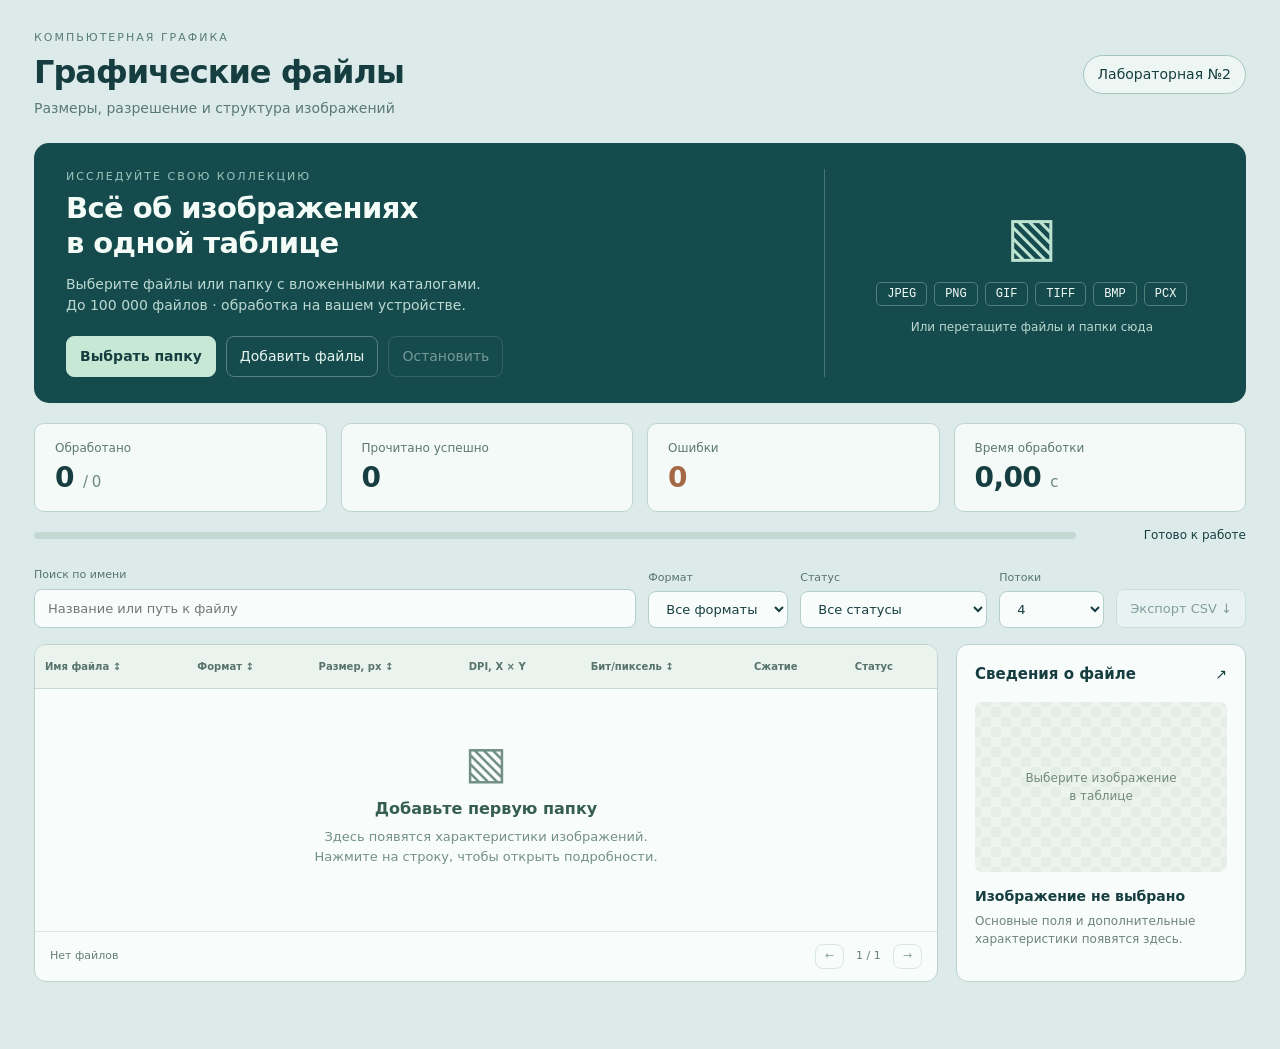
<file: pkg_2/Графические_файлы_лабораторная_2.html>
<!doctype html>
<html lang="ru">
<head>
<meta charset="utf-8">
<meta name="viewport" content="width=device-width,initial-scale=1">
<title>Графические файлы · Лабораторная №2</title>
<style>*{box-sizing:border-box}body{margin:0;background:#dcebea;color:#163e40;font:14px/1.5 system-ui,-apple-system,BlinkMacSystemFont,"Segoe UI",sans-serif}main{max-width:1600px;margin:auto;padding:30px 34px}button,input,select{font:inherit}button{cursor:pointer}button,input,select{border:1px solid #b5cfca;border-radius:8px;background:#f8fcfb;color:#163e40;padding:9px 13px}button:hover:not(:disabled){border-color:#26867c;background:#e4f2ed}button:disabled{opacity:.45;cursor:default}button:focus-visible,input:focus-visible,select:focus-visible,a:focus-visible,tr:focus-visible{outline:3px solid #dca541;outline-offset:3px}header{display:flex;justify-content:space-between;align-items:center;margin-bottom:24px}h1,h2,h3,p{margin:0}h1{font-size:32px;line-height:1.2;letter-spacing:-1px}.eyebrow{text-transform:uppercase;letter-spacing:2px;font-size:11px;color:#587b76;margin-bottom:6px}.subtitle{margin-top:7px;color:#5a7976}.badge{border:1px solid #a5c5bf;background:#edf6f2;border-radius:30px;padding:8px 14px;white-space:nowrap}.intro{background:#164b4d;color:#f4fcf8;border-radius:15px;padding:26px 32px;display:flex;justify-content:space-between;gap:30px;transition:box-shadow .15s}.intro.drag{box-shadow:0 0 0 4px #d6a441}.intro h2{font-size:29px;line-height:1.2;letter-spacing:-.6px}.intro p{color:#bbd8d1;margin:13px 0 20px}.light{display:block;color:#9bc5bc}.actions{display:flex;flex-wrap:wrap;gap:10px}.primary{background:#c6e8d5;border-color:#c6e8d5;font-weight:650}.secondary{background:transparent;color:#e6f6ef;border-color:#58817e}.secondary:hover:not(:disabled){color:#163e40}.format-panel{width:34%;display:flex;flex-direction:column;align-items:center;justify-content:center;border-left:1px solid #467471;padding-left:25px;text-align:center}.format-symbol{font-size:54px;line-height:1;color:#bce3d1;margin-bottom:18px}.formats{display:flex;flex-wrap:wrap;gap:7px;justify-content:center}.formats span{border:1px solid #507e78;border-radius:5px;padding:4px 10px;font:12px ui-monospace,monospace}.format-panel p{font-size:12px;margin:12px 0 0}.stats{display:grid;grid-template-columns:repeat(4,1fr);gap:14px;margin:20px 0 14px}.stats>div{background:#f4faf7;border:1px solid #bed4ce;border-radius:10px;padding:15px 20px}.stats span{display:block;font-size:12px;color:#5d7874}.stats strong{display:block;font-size:28px;line-height:1.3;font-weight:600;letter-spacing:-.6px;margin-top:3px}.stats small{font-size:15px;color:#6c8982;font-weight:400}#stat-bad{color:#a56845}.progress-line{display:flex;gap:15px;align-items:center;margin-bottom:23px}.progress-line span{font-size:12px;min-width:155px;text-align:right}progress{flex:1;height:7px;border:0;border-radius:6px;overflow:hidden;background:#c3d8d1}progress::-webkit-progress-bar{background:#c3d8d1}progress::-webkit-progress-value{background:#258278}progress::-moz-progress-bar{background:#258278}.toolbar{display:flex;gap:12px;align-items:end;margin-bottom:16px}.toolbar label{display:grid;gap:5px;font-size:11px;color:#56746e}.toolbar .search{flex:1}.toolbar input{width:100%;min-width:170px}.toolbar select{min-width:105px}.toolbar input,.toolbar select{font-size:13px}.toolbar>button{font-size:13px;height:39px}.workspace{display:grid;grid-template-columns:minmax(0,1fr) 290px;gap:18px;align-items:start}.table-card,.detail-card{background:#f8fcfa;border:1px solid #bcd3cc;border-radius:12px;overflow:hidden}.table-scroll{overflow:auto;min-height:45px}table{border-collapse:collapse;width:100%;text-align:left;font-size:12px;white-space:nowrap}th{font-size:10px;font-weight:600;color:#57736c;background:#eaf3ee;padding:14px 10px;border-bottom:1px solid #c9dcd4}th button{border:0;background:none;padding:0;font-size:inherit;font-weight:inherit;color:inherit}td{padding:13px 10px;border-bottom:1px solid #e2ece6;max-width:240px;overflow:hidden;text-overflow:ellipsis}td:first-child{font-weight:550}tbody tr{cursor:pointer}tbody tr:hover{background:#edf6f0}tbody tr.selected{background:#e0f0e6}.status{font-size:10px;border-radius:20px;padding:4px 7px;background:#e1f0e5;color:#2e7353;display:inline-block}.status.bad{background:#f9e9e1;color:#a25430}.status.unsupported{background:#eceeea;color:#6f766a}.warning{color:#a56845;margin-right:4px}#empty{padding:50px 15px 65px;text-align:center;color:#739087}#empty h3{color:#365e53;font-size:16px;margin:12px 0 6px}#empty p{font-size:13px}.empty-icon{font-size:45px;line-height:1}.pagination{display:flex;justify-content:space-between;align-items:center;border-top:1px solid #dce8e0;padding:12px 15px;color:#648074;font-size:11px}.pagination>div{display:flex;align-items:center;gap:12px}.pagination button{padding:3px 9px}.detail-card{padding:18px}.detail-heading{display:flex;justify-content:space-between;align-items:center;margin-bottom:16px}.detail-heading h2{font-size:15px}.preview{background:repeating-conic-gradient(#e4eee6 0% 25%,#edf4ed 0% 50%) 50%/20px 20px;min-height:170px;display:flex;align-items:center;justify-content:center;border-radius:7px;color:#718a78;text-align:center;font-size:12px;padding:12px}.preview img{display:block;max-width:100%;max-height:250px;object-fit:contain}.detail-card h3{font-size:14px;margin:14px 0 5px;overflow-wrap:anywhere}.detail-card p{font-size:12px;color:#6e847a;overflow-wrap:anywhere}dl{margin:15px 0 0;font-size:11px}dt{border-top:1px solid #e0eae0;color:#7a8f80;padding-top:8px;margin-top:8px}dd{margin:3px 0 0;white-space:pre-wrap;overflow-wrap:anywhere;max-height:220px;overflow:auto}footer{display:flex;justify-content:space-between;gap:15px;margin-top:18px;font-size:11px;color:#69857a}a{color:#376c5b}#notice{font-size:13px;min-height:25px;margin-top:12px;color:#a25430}@media(min-width:1450px){.workspace{grid-template-columns:minmax(0,1fr) 310px}td{padding:14px 13px}th{padding:14px 13px}}@media(max-width:1050px){.workspace{grid-template-columns:1fr}.detail-card{display:grid;grid-template-columns:250px 1fr;gap:10px 20px}.detail-heading{grid-column:1/-1}.preview{grid-row:span 3}.detail-card h3{margin:0}dl{margin:0}.toolbar{flex-wrap:wrap}}@media(max-width:600px){main{padding:20px 14px}h1{font-size:25px}.badge{font-size:10px;padding:6px 8px}header{gap:10px}.subtitle{font-size:12px}.intro{padding:22px}.intro h2{font-size:25px}.format-panel{display:none}.intro p{font-size:12px}.stats{grid-template-columns:1fr 1fr;gap:8px}.stats>div{padding:12px}.stats strong{font-size:24px}.toolbar .search{flex-basis:100%}.toolbar label{flex:1}.toolbar select{min-width:0;width:100%}.detail-card{display:block}.detail-card h3{margin-top:14px}footer{flex-direction:column}.progress-line span{min-width:100px}.pagination{gap:8px}}
.table-scroll{max-height:560px}thead{position:sticky;top:0;z-index:1}@media(max-width:600px){.toolbar label:not(.search){flex:1 1 28%}.toolbar>button{width:100%}.table-scroll{max-height:450px}}
</style>
</head>
<body>
<main>
<header><div><p class="eyebrow">Компьютерная графика</p><h1>Графические файлы</h1><p class="subtitle">Размеры, разрешение и структура изображений</p></div><span class="badge">Лабораторная №2</span></header>
<section class="intro" id="drop-zone" aria-label="Загрузка изображений">
<div><span class="eyebrow light">Исследуйте свою коллекцию</span><h2>Всё об изображениях<br>в одной таблице</h2><p>Выберите файлы или папку с вложенными каталогами.<br>До 100 000 файлов · обработка на вашем устройстве.</p><div class="actions"><button class="primary" id="choose-folder">Выбрать папку</button><button class="secondary" id="choose-files">Добавить файлы</button><button class="secondary" id="stop" disabled>Остановить</button></div><input id="folder-input" type="file" webkitdirectory multiple hidden><input id="file-input" type="file" multiple hidden></div>
<div class="format-panel"><span class="format-symbol">▧</span><div class="formats"><span>JPEG</span><span>PNG</span><span>GIF</span><span>TIFF</span><span>BMP</span><span>PCX</span></div><p>Или перетащите файлы и папки сюда</p></div>
</section>
<section class="stats" aria-label="Статистика"><div><span>Обработано</span><strong id="stat-total">0 <small>/ 0</small></strong></div><div><span>Прочитано успешно</span><strong id="stat-good">0</strong></div><div><span>Ошибки</span><strong id="stat-bad">0</strong></div><div><span>Время обработки</span><strong id="stat-time">0,00 <small>с</small></strong></div></section>
<div class="progress-line"><progress id="progress" value="0" max="1" aria-label="Прогресс сканирования"></progress><span id="progress-label">Готово к работе</span></div>
<div class="toolbar"><label class="search">Поиск по имени<input id="search" type="search" placeholder="Название или путь к файлу"></label><label>Формат<select id="format"><option value="">Все форматы</option><option>JPEG</option><option>PNG</option><option>GIF</option><option>TIFF</option><option>BigTIFF</option><option>BMP</option><option>PCX</option></select></label><label>Статус<select id="status"><option value="">Все статусы</option><option>Готово</option><option>Файл поврежден</option><option>Ошибка чтения</option><option>Не поддерживается</option></select></label><label>Потоки<select id="threads"><option>1</option><option>2</option><option selected>4</option><option>8</option></select></label><button id="export" disabled>Экспорт CSV ↓</button></div>
<div class="workspace"><section class="table-card"><div class="table-scroll"><table><thead><tr><th><button data-sort="name">Имя файла ↕</button></th><th><button data-sort="format">Формат ↕</button></th><th><button data-sort="width">Размер, px ↕</button></th><th>DPI, X × Y</th><th><button data-sort="depth">Бит/пиксель ↕</button></th><th>Сжатие</th><th>Статус</th></tr></thead><tbody id="rows"></tbody></table></div><div id="empty"><div class="empty-icon">▧</div><h3>Добавьте первую папку</h3><p>Здесь появятся характеристики изображений.<br>Нажмите на строку, чтобы открыть подробности.</p></div><nav class="pagination" aria-label="Страницы результатов"><span id="range">Нет файлов</span><div><button id="previous" disabled aria-label="Предыдущая страница">←</button><span id="page">1 / 1</span><button id="next" disabled aria-label="Следующая страница">→</button></div></nav></section>
<aside class="detail-card"><div class="detail-heading"><h2>Сведения о файле</h2><span>↗</span></div><div id="preview" class="preview"><span>Выберите изображение<br>в таблице</span></div><h3 id="detail-name">Изображение не выбрано</h3><p id="detail-status">Основные поля и дополнительные характеристики появятся здесь.</p><dl id="details"></dl></aside></div>
<div id="notice" role="status" aria-live="polite"></div>
</main>
<script>function installMetadata() {
  const fail = message => { throw new Error(message); };
  const check = (value, message) => { if (!value) fail(message); };
  const text = bytes => String.fromCharCode(...bytes);
  class Reader {
    constructor(file) { this.file = file; this.size = file.size; this.bytesRead = 0; this.cache = new Map(); this.operations = 0; }
    range(offset, length) {
      check(Number.isSafeInteger(offset) && Number.isSafeInteger(length) && offset >= 0 && length >= 0 && offset <= this.size - length, 'Данные выходят за границы файла');
    }
    async read(offset, length) {
      this.range(offset, length);
      check(++this.operations < 2000000, 'Превышен предел сложности структуры');
      if (!length) return new Uint8Array();
      if (length > 4096) {
        const out = new Uint8Array(length);
        for (let i = 0; i < length; i += 4096) out.set(await this.read(offset + i, Math.min(4096, length - i)), i);
        return out;
      }
      const block = Math.floor(offset / 4096) * 4096;
      if (offset + length > block + 4096) {
        const first = 4096 - offset + block;
        const out = new Uint8Array(length);
        out.set(await this.read(offset, first));
        out.set(await this.read(offset + first, length - first), first);
        return out;
      }
      let bytes = this.cache.get(block);
      if (!bytes) {
        try {
          bytes = new Uint8Array(await this.file.slice(block, Math.min(block + 4096, this.size)).arrayBuffer());
        } catch (error) {
          const failure = new Error(`Не удалось получить доступ к файлу: ${error.message || error.name}`);
          failure.name = 'FileReadError';
          throw failure;
        }
        check(bytes.length === Math.min(4096, this.size - block), 'Не удалось прочитать файл полностью');
        this.bytesRead += bytes.length;
        if (this.cache.size >= 16) this.cache.delete(this.cache.keys().next().value);
        this.cache.set(block, bytes);
      }
      return bytes.subarray(offset - block, offset - block + length);
    }
    async view(offset, length) { const b = await this.read(offset, length); return new DataView(b.buffer, b.byteOffset, b.byteLength); }
  }
  const dimension = (width, height) => check(Number.isInteger(width) && Number.isInteger(height) && width > 0 && height > 0, 'Некорректные размеры изображения');
  const compressionNames = {1:'Без сжатия',2:'CCITT RLE',3:'CCITT Group 3',4:'CCITT Group 4',5:'LZW',6:'JPEG (старый TIFF)',7:'JPEG',8:'Deflate',32773:'PackBits',32946:'Deflate'};
  async function tiff(reader, base = 0, limit = reader.size, embedded = false) {
    const read = async (at, n) => { check(at >= 0 && at + n <= limit - base, 'TIFF: смещение за границами блока'); return reader.view(base + at, n); };
    const h = await read(0, 8);
    const order = h.getUint16(0);
    check(order === 0x4949 || order === 0x4d4d, 'TIFF: неизвестный порядок байтов');
    const le = order === 0x4949, version = h.getUint16(2, le), big = version === 43;
    check(version === 42 || big, 'TIFF: неверная версия');
    const safe64 = (v, at) => { const n = v.getBigUint64(at, le); check(n <= BigInt(Number.MAX_SAFE_INTEGER), 'TIFF: слишком большое 64-битное значение'); return Number(n); };
    let start;
    if (big) { const b = await read(0, 16); check(b.getUint16(4, le) === 8 && b.getUint16(6, le) === 0, 'BigTIFF: неверный заголовок'); start = safe64(b, 8); }
    else start = h.getUint32(4, le);
    check(start > 0, 'TIFF: отсутствует IFD');
    const sizes = {1:1,2:1,3:2,4:4,5:8,6:1,7:1,8:2,9:4,10:8,11:4,12:8,13:4,16:8,17:8,18:8};
    const wanted = new Set([256,257,258,259,262,273,277,278,279,282,283,284,296,320,322,323,324,325,330,338,34665,34853,40965]);
    const pending = [{offset:start, image:!embedded}], visited = new Set(), pages = [], all = [];
    while (pending.length) {
      check(visited.size < 4096, 'TIFF: слишком много IFD');
      const {offset, image} = pending.shift();
      check(!visited.has(offset), 'TIFF: циклическая или повторная ссылка IFD'); visited.add(offset);
      const countSize = big ? 8 : 2, entrySize = big ? 20 : 12, inline = big ? 8 : 4;
      const countData = await read(offset, countSize), count = big ? safe64(countData, 0) : countData.getUint16(0, le);
      check(count <= 65536, 'TIFF: слишком много тегов');
      const tableEnd = offset + countSize + count * entrySize;
      await read(tableEnd, big ? 8 : 4);
      const tags = new Map();
      for (let i = 0; i < count; i++) {
        const at = offset + countSize + i * entrySize, e = await read(at, entrySize);
        const tag = e.getUint16(0, le), type = e.getUint16(2, le), n = big ? safe64(e, 4) : e.getUint32(4, le);
        const size = sizes[type];
        if (!size) { check(!wanted.has(tag), 'TIFF: неизвестный тип обязательного тега'); continue; }
        const length = n * size;
        check(Number.isSafeInteger(length), 'TIFF: переполнение размера тега');
        const valuePos = big ? 12 : 8;
        const dataOffset = length <= inline ? at + valuePos : (big ? safe64(e, valuePos) : e.getUint32(valuePos, le));
        check(dataOffset + length <= limit - base, 'TIFF: значение тега выходит за границы');
        if (!wanted.has(tag)) continue;
        check(n <= 1000000, 'TIFF: слишком большой массив тега');
        const values = [];
        for (let j = 0; j < n; j++) {
          const v = await read(dataOffset + j * size, size);
          let value;
          if ([1,2,7].includes(type)) value = v.getUint8(0);
          else if (type === 6) value = v.getInt8(0);
          else if (type === 3) value = v.getUint16(0,le);
          else if (type === 8) value = v.getInt16(0,le);
          else if ([4,13].includes(type)) value = v.getUint32(0,le);
          else if (type === 9) value = v.getInt32(0,le);
          else if ([5,10].includes(type)) { const get = type === 5 ? 'getUint32' : 'getInt32'; const denominator = v[get](4,le); check(denominator !== 0, 'TIFF: нулевой знаменатель RATIONAL'); value = v[get](0,le) / denominator; }
          else if (type === 11) value = v.getFloat32(0,le);
          else if (type === 12) value = v.getFloat64(0,le);
          else if (type === 17) { const signed = v.getBigInt64(0,le); check(signed <= BigInt(Number.MAX_SAFE_INTEGER) && signed >= BigInt(Number.MIN_SAFE_INTEGER), 'TIFF: переполнение SLONG8'); value = Number(signed); }
          else value = safe64(v,0);
          check(Number.isFinite(value), 'TIFF: нечисловое значение тега'); values.push(value);
        }
        check(!tags.has(tag), 'TIFF: повторный тег'); tags.set(tag,values);
      }
      const scalar = (tag, fallback) => tags.get(tag)?.[0] ?? fallback;
      const unit = scalar(296,2), factor = unit === 2 ? 1 : unit === 3 ? 2.54 : null;
      const rx = scalar(282,0), ry = scalar(283,0);
      const page = {width:scalar(256,0),height:scalar(257,0),dpi:factor && rx > 0 && ry > 0 ? [rx*factor,ry*factor] : null};
      if (image) {
        dimension(page.width,page.height);
        const samples = scalar(277,1), bits = tags.get(258) || [1];
        check(samples > 0 && samples <= 64 && bits.length === samples && bits.every(b => Number.isInteger(b) && b > 0 && b <= 64), 'TIFF: неверная глубина каналов');
        page.depth = bits.reduce((a,b)=>a+b,0);
        page.compression = compressionNames[scalar(259,1)] || `TIFF, код ${scalar(259,1)}`;
        page.palette = tags.has(320) ? tags.get(320).length / 3 : 0;
        page.channels = samples;
        let hasData = false;
        for (const [ot,ct] of [[273,279],[324,325]]) {
          if (!tags.has(ot) && !tags.has(ct)) continue;
          const offsets = tags.get(ot), counts = tags.get(ct);
          check(offsets && counts && offsets.length > 0 && offsets.length === counts.length, 'TIFF: некорректные массивы полос/тайлов');
          for (let i=0;i<offsets.length;i++) { check(counts[i] > 0, 'TIFF: пустая полоса/тайл'); check(offsets[i] >= 0 && offsets[i] + counts[i] <= limit-base, 'TIFF: обрезана полоса/тайл'); }
          hasData = true;
        }
        check(hasData, 'TIFF: отсутствуют полосы или тайлы');
        pages.push(page);
      }
      all.push(page);
      for (const tag of [330,34665,34853,40965]) for (const value of tags.get(tag) || []) if (value) pending.push({offset:value,image:tag === 330 && !embedded});
      const nextData = await read(tableEnd,big?8:4), next = big ? safe64(nextData,0) : nextData.getUint32(0,le);
      if (next) pending.push({offset:next,image:!embedded && image});
    }
    if (embedded) return all.find(p=>p.dpi)?.dpi || null;
    check(pages.length, 'TIFF: нет изображений');
    return {...pages[0],format:big?'BigTIFF':'TIFF',details:{'Порядок байтов':le?'Little-endian (II)':'Big-endian (MM)','Изображений / SubIFD':pages.length,'IFD всего':visited.size,'Страницы':pages.map((p,i)=>`${i+1}: ${p.width} × ${p.height}, ${p.depth} бит, ${p.compression}`).join('; '),'Цветов в палитре':pages[0].palette || 'Нет'}};
  }
  async function bmp(r) {
    const h = await r.view(0,26), fileSize = h.getUint32(2,true), pixelOffset = h.getUint32(10,true), dib = h.getUint32(14,true);
    check(fileSize === 0 || fileSize <= r.size, 'BMP: размер файла меньше заявленного');
    check([12,40,52,56,64,108,124].includes(dib), 'BMP: неподдерживаемый DIB-заголовок');
    const d = await r.view(14,dib), core = dib === 12;
    const width = core ? d.getUint16(4,true) : d.getInt32(4,true), rawHeight = core ? d.getUint16(6,true) : d.getInt32(8,true), height = Math.abs(rawHeight);
    dimension(width,height);
    const planes = d.getUint16(core?8:12,true), depth = d.getUint16(core?10:14,true), code = core?0:d.getUint32(16,true);
    check(planes === 1 && [1,2,4,8,16,24,32,64].includes(depth), 'BMP: некорректные плоскости или глубина');
    const palette = depth <= 8 ? (core?2**depth:d.getUint32(32,true)||2**depth) : (core?0:d.getUint32(32,true));
    check(palette <= 2**Math.min(depth,24), 'BMP: неверный размер палитры');
    const masks = dib === 40 && [3,6].includes(code) ? (code===6?16:12) : 0;
    check(pixelOffset >= 14+dib+masks+palette*(core?3:4) && pixelOffset < r.size, 'BMP: неверное смещение пикселей/палитры');
    const imageSize = core?0:d.getUint32(20,true), dataSize = [0,3,6].includes(code) ? Math.ceil(width*depth/32)*4*height : imageSize;
    check(pixelOffset + Math.max(dataSize,imageSize) <= r.size, 'BMP: обрезаны пиксельные данные');
    if (fileSize) check(pixelOffset + Math.max(dataSize,imageSize) <= fileSize, 'BMP: противоречивый размер файла');
    check(code !== 1 || depth === 8, 'BMP: RLE8 требует 8 бит'); check(code !== 2 || depth === 4, 'BMP: RLE4 требует 4 бита');
    const x = core?0:d.getInt32(24,true), y = core?0:d.getInt32(28,true);
    return {format:'BMP',width,height,depth,dpi:x>0&&y>0?[x*.0254,y*.0254]:null,compression:({0:'BI_RGB — без сжатия',1:'BI_RLE8',2:'BI_RLE4',3:dib===64?'Huffman 1D':'BI_BITFIELDS',4:dib===64?'RLE24':'BI_JPEG',5:'BI_PNG',6:'BI_ALPHABITFIELDS'})[code]||`BMP, код ${code}`,details:{'DIB-заголовок':`${dib} байт`,'Цветов в палитре':palette,'Порядок строк':rawHeight<0?'Сверху вниз':'Снизу вверх','Смещение пикселей':pixelOffset}};
  }
  function crc32(bytes) {
    let crc = 0xffffffff;
    for (const b of bytes) { crc ^= b; for(let i=0;i<8;i++) crc = (crc>>>1)^((crc&1)?0xedb88320:0); }
    return (crc^0xffffffff)>>>0;
  }
  async function png(r) {
    let at=8, result, idat=false, ended=false, palette=0, chunks=0, idatEnded=false;
    while (at<r.size) {
      check(++chunks<1000000,'PNG: слишком много чанков');
      const h=await r.view(at,8), n=h.getUint32(0), type=text(await r.read(at+4,4));
      check(/^[A-Za-z]{4}$/.test(type),'PNG: неверный тип чанка'); r.range(at,n+12);
      check(result || type==='IHDR','PNG: первый чанк должен быть IHDR');
      if (type==='IHDR') {
        check(!result && n===13,'PNG: неверный IHDR'); const d=await r.view(at+8,13);
        const width=d.getUint32(0),height=d.getUint32(4),bits=d.getUint8(8),color=d.getUint8(9),channels=({0:1,2:3,3:1,4:2,6:4})[color];
        dimension(width,height);
        check(({0:[1,2,4,8,16],2:[8,16],3:[1,2,4,8],4:[8,16],6:[8,16]})[color]?.includes(bits),'PNG: неверная глубина или тип цвета');
        check(d.getUint8(10)===0&&d.getUint8(11)===0&&d.getUint8(12)<=1,'PNG: неизвестное сжатие, фильтрация или чересстрочность');
        result={format:'PNG',width,height,depth:bits*channels,dpi:null,compression:'Deflate',color,bits,details:{'Бит на канал / индекс':bits,'Тип цвета':`${color} — ${({0:'Оттенки серого',2:'RGB',3:'Палитра',4:'Серый + альфа',6:'RGBA'})[color]}`,'Метод фильтрации':'0 — адаптивный (None, Sub, Up, Average, Paeth)','Чересстрочность':d.getUint8(12)?'Adam7':'Нет'}};
      } else if(type==='pHYs') {
        check(n===9&&!idat,'PNG: неверный pHYs'); const d=await r.view(at+8,9), x=d.getUint32(0),y=d.getUint32(4),u=d.getUint8(8);
        check(u<=1,'PNG: неверная единица разрешения'); if(u===1&&x>0&&y>0) result.dpi=[x*.0254,y*.0254];
      } else if(type==='PLTE') { check(!idat&&n>0&&n%3===0&&n<=768&&!palette,'PNG: неверная палитра'); palette=n/3; }
      else if(type==='IDAT') { check(!idatEnded,'PNG: нарушен порядок IDAT'); idat=true; }
      else if(type==='IEND') { check(n===0&&idat,'PNG: неверный IEND или отсутствует IDAT'); ended=true; }
      else if (type[0]===type[0].toUpperCase()) fail(`PNG: неизвестный критический чанк ${type}`);
      if(idat && type!=='IDAT') idatEnded=true;
      if(['IHDR','pHYs','PLTE','IEND'].includes(type)) {
        const stored=(await r.view(at+8+n,4)).getUint32(0);
        check(crc32(await r.read(at+4,n+4))===stored,`PNG: неверная CRC ${type}`);
      }
      at+=n+12; if(ended) break;
    }
    check(ended,'PNG: отсутствует IEND'); check(at===r.size,'PNG: данные после IEND');
    check(result.color!==3||(palette>0&&palette<=2**result.bits),'PNG: отсутствует или неверна индексированная палитра');
    result.details['Цветов в палитре']=palette||'Нет'; return result;
  }
  async function gif(r) {
    const d=await r.view(0,13), width=d.getUint16(6,true),height=d.getUint16(8,true),packed=d.getUint8(10),globalPalette=packed&128?2**((packed&7)+1):0;
    dimension(width,height); let at=13+globalPalette*3,frames=0,depth=0,localMax=0,ended=false;
    r.range(0,at);
    async function blocks() { while(true) { const n=(await r.read(at++,1))[0]; if(!n)break; r.range(at,n);at+=n; } }
    while(at<r.size) {
      const type=(await r.read(at++,1))[0];
      if(type===0x3b){ended=true;break;}
      if(type===0x21){await r.read(at++,1);await blocks();continue;}
      check(type===0x2c,'GIF: неизвестный блок'); const frame=await r.view(at,9);at+=9;
      const fw=frame.getUint16(4,true),fh=frame.getUint16(6,true),flags=frame.getUint8(8); dimension(fw,fh);
      check(frame.getUint16(0,true)+fw<=width&&frame.getUint16(2,true)+fh<=height,'GIF: кадр выходит за логический экран');
      const local=flags&128?2**((flags&7)+1):0,colors=local||globalPalette;
      check(colors>0,'GIF: отсутствует палитра'); localMax=Math.max(localMax,local);depth=Math.max(depth,Math.log2(colors));
      r.range(at,local*3);at+=local*3; const lzw=(await r.read(at++,1))[0]; check(lzw>=2&&lzw<=8,'GIF: неверный размер кода LZW');
      await blocks();frames++;
    }
    check(ended&&frames>0,'GIF: отсутствует завершающий блок или кадры');
    return {format:'GIF',width,height,depth,dpi:null,compression:'LZW',details:{'Кадров':frames,'Цветов в глобальной палитре':globalPalette,'Максимальная локальная палитра':localMax,'Цветовая разрешающая способность':((packed>>4)&7)+1,'DPI':'В формате не хранится'}};
  }
  async function pcx(r) {
    const d=await r.view(0,128),version=d.getUint8(1),encoding=d.getUint8(2),bits=d.getUint8(3),planes=d.getUint8(65),line=d.getUint16(66,true);
    check([0,2,3,4,5].includes(version)&&[0,1].includes(encoding)&&[1,2,4,8].includes(bits)&&planes>0&&planes<=4,'PCX: неверный заголовок');
    const width=d.getUint16(8,true)-d.getUint16(4,true)+1,height=d.getUint16(10,true)-d.getUint16(6,true)+1; dimension(width,height);
    check(line>=Math.ceil(width*bits/8)&&line%2===0,'PCX: неверная длина строки');
    let end=r.size,palette=bits*planes<=4?16:0;
    if(bits===8&&planes===1&&version===5) {
      check(r.size>=897&&(await r.read(r.size-769,1))[0]===12,'PCX: отсутствует 256-цветная палитра'); end-=769;palette=256;
    }
    const decoded=line*planes*height,encoded=end-128;
    check(encoded>0&&encoded>=(encoding?Math.floor(decoded/63)*2+Math.min(2,decoded%63):decoded),'PCX: обрезаны пиксельные данные');
    if(encoding) {
      let produced=0,pending=0;
      for(let offset=128;offset<end;offset+=65536) {
        const block=await r.read(offset,Math.min(65536,end-offset));
        for(const value of block) {
          if(pending){produced+=pending;pending=0;}
          else if((value&192)===192){pending=value&63;check(pending>0,'PCX: нулевая серия RLE');}
          else produced++;
          check(produced<=decoded,'PCX: RLE превышает размер изображения');
        }
      }
      check(!pending&&produced===decoded,'PCX: обрезан поток RLE');
    }
    const x=d.getUint16(12,true),y=d.getUint16(14,true);
    return {format:'PCX',width,height,depth:bits*planes,dpi:x>0&&y>0?[x,y]:null,compression:encoding?'RLE':'Без сжатия',details:{'Версия':version,'Бит на плоскость':bits,'Плоскостей':planes,'Байт строки на плоскость':line,'Цветов в палитре':palette||'Нет'}};
  }
  async function jpeg(r) {
    check(r.size>=4,'JPEG: обрезанный файл'); const tail=await r.read(r.size-2,2);
    check(tail[0]===255&&tail[1]===217,'JPEG: отсутствует EOI (FF D9)');
    let at=2,result=null,dpi=null,exifDpi=null,quant=[],sos=false,segments=0;
    const sof=new Set([0xc0,0xc1,0xc2,0xc3,0xc5,0xc6,0xc7,0xc9,0xca,0xcb,0xcd,0xce,0xcf]);
    while(at<r.size-2) {
      check(++segments<100000,'JPEG: слишком много сегментов');
      check((await r.read(at++,1))[0]===255,'JPEG: неверный маркер');
      let marker; do {marker=(await r.read(at++,1))[0];} while(marker===255);
      check(marker!==0&&marker!==0xd8&&marker!==0xd9,'JPEG: неожиданный маркер');
      if(marker===1||(marker>=0xd0&&marker<=0xd7))continue;
      const length=(await r.view(at,2)).getUint16(0); check(length>=2,'JPEG: неверная длина сегмента');r.range(at,length);
      const start=at+2,n=length-2;
      if(sof.has(marker)) {
        check(n>=6,'JPEG: обрезан SOF');const d=await r.view(start,6),bits=d.getUint8(0),height=d.getUint16(1),width=d.getUint16(3),channels=d.getUint8(5);
        dimension(width,height);check(bits>0&&bits<=16&&channels>0&&n===6+channels*3,'JPEG: неверный SOF');
        result={format:'JPEG',width,height,depth:bits*channels,compression:[0xc3,0xc7,0xcb,0xcf].includes(marker)?'JPEG lossless':([0xc2,0xc6,0xca,0xce].includes(marker)?'JPEG progressive':'JPEG sequential'),details:{'Бит на компоненту':bits,'Компонент':channels,'SOF':`FF ${marker.toString(16).toUpperCase()}`}};
      } else if(marker===0xe0&&n>=14&&text(await r.read(start,5))==='JFIF\0') {
        const d=await r.view(start,14),unit=d.getUint8(7),x=d.getUint16(8),y=d.getUint16(10);
        if((unit===1||unit===2)&&x>0&&y>0)dpi=[x*(unit===2?2.54:1),y*(unit===2?2.54:1)];
      } else if(marker===0xe1&&n>=14&&text(await r.read(start,6))==='Exif\0\0') exifDpi=await tiff(r,start+6,at+length,true);
      else if(marker===0xdb) {
        let p=start;
        while(p<at+length){const q=(await r.read(p++,1))[0],precision=q>>4,id=q&15;check(precision<=1&&id<=3,'JPEG: неверная DQT'); const size=64*(precision+1);check(p+size<=at+length,'JPEG: обрезана DQT');const d=await r.view(p,size); const values=Array.from({length:64},(_,i)=>precision?d.getUint16(i*2):d.getUint8(i));check(values.every(v=>v>0),'JPEG: нулевая квантовка');quant.push(`Таблица ${id} (${precision?16:8} бит), zigzag: ${values.join(', ')}`);p+=size;}
      } else if(marker===0xda) {
        check(result&&n>=4,'JPEG: SOS без SOF');const count=(await r.read(start,1))[0];check(count>0&&n===1+count*2+3,'JPEG: неверный SOS');sos=true;break;
      }
      at+=length;
    }
    check(result&&sos,'JPEG: отсутствует SOF или SOS');result.dpi=exifDpi||dpi;
    result.details['Источник DPI']=exifDpi?'Exif IFD':dpi?'JFIF':'Не задан';result.details['Матрицы квантования']=quant.join('\n')||'Не заданы';return result;
  }
  async function parse(file) {
    const r=new Reader(file),base={name:file.name||'Без имени',path:file.webkitRelativePath||file.name||'',size:file.size};
    try {
      const b=await r.read(0,Math.min(16,r.size));let parser;
      if(b.length>=8&&[137,80,78,71,13,10,26,10].every((v,i)=>b[i]===v)) parser=png;
      else if(b[0]===255&&b[1]===216)parser=jpeg;
      else if(['GIF87a','GIF89a'].includes(text(b.subarray(0,6))))parser=gif;
      else if(b[0]===66&&b[1]===77)parser=bmp;
      else if((b[0]===73&&b[1]===73)||(b[0]===77&&b[1]===77))parser=tiff;
      else if(b[0]===10)parser=pcx;
      else {
        const ext=(base.name.split('.').pop()||'').toLowerCase();
        return {...base,status:/^(jpe?g|gif|tiff?|bmp|png|pcx)$/.test(ext)?'Файл поврежден':'Не поддерживается',error:'Сигнатура не соответствует поддерживаемым форматам',bytesRead:r.bytesRead};
      }
      const data=await parser(r),extension=(base.name.split('.').pop()||'').toLowerCase(),extensions={JPEG:['jpg','jpeg','jpe'],TIFF:['tif','tiff'],BigTIFF:['tif','tiff','btf'],BMP:['bmp','dib'],PNG:['png'],GIF:['gif'],PCX:['pcx']};
      return {...base,...data,status:'Готово',warning:extensions[data.format].includes(extension)?'':'Расширение не соответствует сигнатуре',bytesRead:r.bytesRead};
    } catch(error) {return {...base,status:error.name==='FileReadError'?'Ошибка чтения':'Файл поврежден',error:error.message||'Ошибка чтения',bytesRead:r.bytesRead};}
    finally {r.cache.clear();}
  }
  globalThis.Metadata={parse,Reader,crc32};
}
installMetadata();
if(typeof module!=='undefined') module.exports={...globalThis.Metadata,installMetadata};
</script><script>function metadataWorker() {
  let requestId=0;
  const pending=new Map();
  function readRange(index,start,end) {
    return new Promise((resolve,reject)=>{
      const id=++requestId;
      pending.set(id,{resolve,reject});
      self.postMessage({type:'read-range',id,index,start,end});
    });
  }
  self.onmessage = async ({data}) => {
    if(data.type==='read-range-result') {
      const request=pending.get(data.id);
      if(!request)return;
      pending.delete(data.id);
      if(data.error)request.reject(new Error(data.error));else request.resolve(data.buffer);
      return;
    }
    const results = [];
    for (const item of data.items) {
      let useMainReader=false;
      const source={name:item.file.name,size:item.file.size,webkitRelativePath:item.file.webkitRelativePath,slice(start,end){
        return {async arrayBuffer(){
          if(!useMainReader) {
            try{return await item.file.slice(start,end).arrayBuffer();}
            catch {useMainReader=true;}
          }
          return readRange(item.index,start,end);
        }};
      }};
      results.push({index:item.index,...await Metadata.parse(source)});
    }
    self.postMessage({results});
  };
}
</script><script>class ScanEngine {
  constructor(onUpdate) { this.onUpdate=onUpdate;this.workers=[];this.generation=0;this.running=false;this.results=[];this.files=[]; }
  cancel() {
    this.generation++;for(const worker of this.workers)worker.terminate();this.workers=[];
    if(this.workerURL)URL.revokeObjectURL(this.workerURL);this.workerURL=null;
    this.running=false;
  }
  start(files, threads=4) {
    this.cancel();this.files=Array.from(files);this.results=[];
    if(this.files.length>100000)throw new Error('Можно выбрать не более 100 000 файлов за один запуск');
    this.total=this.files.length;this.completed=0;this.bytesRead=0;this.inputBytes=this.files.reduce((sum,f)=>sum+f.size,0);this.started=performance.now();this.elapsed=0;this.running=this.total>0;
    this.counts={good:0,bad:0,unsupported:0};let cursor=0;const generation=this.generation;
    const notify=()=>{this.elapsed=performance.now()-this.started;this.onUpdate(this);};
    if(!this.running){notify();return;}
    this.workerURL=URL.createObjectURL(new Blob([`(${installMetadata.toString()})();(${metadataWorker.toString()})();`],{type:'text/javascript'}));
    const dispatch=worker=>{
      if(generation!==this.generation)return;
      if(cursor>=this.total)return;
      const items=[];for(let i=0;i<16&&cursor<this.total;i++,cursor++)items.push({index:cursor,file:this.files[cursor]});
      worker.postMessage({items});
    };
    try {
      for(let i=0;i<Math.min(Math.max(1,threads),8,Math.ceil(this.total/16));i++) {
        const worker=new Worker(this.workerURL);this.workers.push(worker);
        worker.onmessage=async ({data})=>{
          if(generation!==this.generation)return;
          if(data.type==='read-range') {
            try {
              const file=this.files[data.index];
              if(!file||!Number.isSafeInteger(data.start)||!Number.isSafeInteger(data.end)||data.start<0||data.end<data.start||data.end>file.size||data.end-data.start>4096)throw new Error('Недопустимый диапазон чтения');
              const blob=file.slice(data.start,data.end);
              let buffer;
              try {buffer=await blob.arrayBuffer();}
              catch {
                buffer=await new Promise((resolve,reject)=>{
                  const reader=new FileReader();
                  reader.onload=()=>resolve(reader.result);
                  reader.onerror=()=>reject(reader.error||new Error('Доступ к файлу запрещён'));
                  reader.readAsArrayBuffer(blob);
                });
              }
              if(generation===this.generation)worker.postMessage({type:'read-range-result',id:data.id,buffer},[buffer]);
            } catch(error) {
              if(generation===this.generation)worker.postMessage({type:'read-range-result',id:data.id,error:error.message});
            }
            return;
          }
          for(const result of data.results){result.path=this.files[result.index].webkitRelativePath||result.name;this.results.push(result);this.completed++;this.bytesRead+=result.bytesRead||0;this.counts[result.status==='Готово'?'good':result.status==='Не поддерживается'?'unsupported':'bad']++;}
          if(this.completed===this.total){this.elapsed=performance.now()-this.started;this.cancel();this.onUpdate(this);}
          else {dispatch(worker);notify();}
        };
        worker.onerror=event=>{event.preventDefault();this.error=event.message||'Не удалось запустить рабочий поток';this.elapsed=performance.now()-this.started;this.cancel();this.onUpdate(this);};
        dispatch(worker);
      }
    } catch(error) {this.cancel();throw new Error(`Не удалось создать Worker: ${error.message}`);}
    this.error='';notify();
  }
}
if(typeof module!=='undefined')module.exports={ScanEngine};
</script><script>const FileView = {
  node(id) {return document.getElementById(id);},
  bytes(value) {const units=['Б','КБ','МБ','ГБ'];let i=0;while(value>=1024&&i<3){value/=1024;i++;}return `${value.toLocaleString('ru-RU',{maximumFractionDigits:i?2:0})} ${units[i]}`;},
  number(value) {return value.toLocaleString('ru-RU',{maximumFractionDigits:2});},
  dpi(value) {return value?value.map(v=>this.number(v)).join(' × '):'Не задано';},
  stats(engine) {
    this.node('stat-total').replaceChildren(document.createTextNode(this.number(engine.completed)),Object.assign(document.createElement('small'),{textContent:` / ${this.number(engine.total)}`}));
    this.node('stat-good').textContent=this.number(engine.counts.good);this.node('stat-bad').textContent=this.number(engine.counts.bad);
    this.node('stat-time').replaceChildren(document.createTextNode(this.number(engine.elapsed/1000)),Object.assign(document.createElement('small'),{textContent:' с'}));
    this.node('progress').max=Math.max(1,engine.total);this.node('progress').value=engine.completed;
    this.node('progress-label').textContent=engine.running?`${Math.round(engine.completed/engine.total*100)}% · сканирование`:engine.completed===engine.total?'Обработка завершена':'Обработка остановлена';
    this.node('stop').disabled=!engine.running;this.node('export').disabled=engine.results.length===0;
  },
  rows(results,page,size,selected,onSelect) {
    const body=this.node('rows'),fragment=document.createDocumentFragment();
    for(const row of results.slice(page*size,(page+1)*size)) {
      const tr=document.createElement('tr');tr.tabIndex=0;tr.classList.toggle('selected',row.index===selected);tr.setAttribute('aria-selected',String(row.index===selected));
      const values=[row.name,row.format||'—',row.width?`${row.width} × ${row.height}`:'—',this.dpi(row.dpi),row.depth??'—',row.compression||'—'];
      for(let i=0;i<values.length;i++) {const td=document.createElement('td');td.textContent=values[i];td.title=i===0?row.path:String(values[i]);if(i===0&&row.warning){const warning=document.createElement('span');warning.textContent='⚠ ';warning.className='warning';warning.title=row.warning;td.prepend(warning);}tr.append(td);}
      const td=document.createElement('td'),badge=document.createElement('span');badge.className=`status ${['Файл поврежден','Ошибка чтения'].includes(row.status)?'bad':row.status==='Не поддерживается'?'unsupported':''}`;badge.textContent=row.status;badge.title=row.error||row.warning||'Структура метаданных прочитана';td.append(badge);tr.append(td);
      tr.onclick=()=>onSelect(row);tr.onkeydown=event=>{if(event.key==='Enter'||event.key===' '){event.preventDefault();onSelect(row);}};fragment.append(tr);
    }
    body.replaceChildren(fragment);this.node('empty').hidden=results.length>0;
    if(!results.length){this.node('empty').querySelector('h3').textContent=this.hasScanned?'Ничего не найдено':'Добавьте первую папку';}
    const pages=Math.max(1,Math.ceil(results.length/size));this.node('page').textContent=`${page+1} / ${pages}`;
    this.node('range').textContent=results.length?`${page*size+1}–${Math.min((page+1)*size,results.length)} из ${this.number(results.length)}`:'Нет файлов';this.node('previous').disabled=page===0;this.node('next').disabled=page>=pages-1;
  },
  detail(row,file) {
    if(this.previewURL)URL.revokeObjectURL(this.previewURL);this.previewURL=null;
    const preview=this.node('preview');preview.replaceChildren();
    this.node('detail-name').textContent=row?.name||'Изображение не выбрано';
    this.node('detail-status').textContent=row?[row.status,row.warning,row.error].filter(Boolean).join(' · '):'Основные поля и дополнительные характеристики появятся здесь.';
    const details=this.node('details');details.replaceChildren();
    if(!row){preview.textContent='Выберите изображение в таблице';return;}
    const data={'Путь':row.path,'Размер файла':this.bytes(row.size),'Прочитано для анализа':this.bytes(row.bytesRead),'Размер изображения':row.width?`${row.width} × ${row.height} px`:'—','Разрешение':this.dpi(row.dpi),'Глубина цвета':row.depth?`${row.depth} бит/пиксель`:'—',...row.details};
    for(const [key,value] of Object.entries(data)){const dt=document.createElement('dt'),dd=document.createElement('dd');dt.textContent=key;dd.textContent=value;details.append(dt,dd);}
    if(row.status!=='Готово'){preview.textContent='Предпросмотр недоступен';return;}
    if(!['JPEG','PNG','GIF','BMP'].includes(row.format)){preview.textContent='Для этого формата доступен анализ метаданных. Браузерный предпросмотр не поддерживается.';return;}
    if(row.width*row.height>40000000||row.size>100*1024*1024){preview.textContent='Предпросмотр отключён для большого изображения';return;}
    const image=document.createElement('img');image.alt=row.name;this.previewURL=URL.createObjectURL(file);image.src=this.previewURL;image.onerror=()=>{if(preview.contains(image))preview.textContent='Браузер не смог показать изображение';};preview.append(image);
  }
};
</script><script>(() => {
  const view=FileView,$=id=>view.node(id),size=100;
  let page=0,selected=null,filtered=[],dirty=true,sortKey='name',direction=1,lastRender=0,frame=null,enumeration=0;
  const collator=new Intl.Collator('ru',{numeric:true,sensitivity:'base'});
  const engine=new ScanEngine(state=>{dirty=true;view.stats(state);if(state.error)$('notice').textContent=state.error;schedule(!state.running);});
  function render() {
    frame=null;lastRender=performance.now();
    if(dirty){const query=$('search').value.trim().toLocaleLowerCase(),format=$('format').value,status=$('status').value;
      filtered=engine.results.filter(row=>(!query||row.path.toLocaleLowerCase().includes(query))&&(!format||row.format===format||(!row.format&&({JPEG:/\.jpe?g$/i,PNG:/\.png$/i,GIF:/\.gif$/i,TIFF:/\.tiff?$/i,BigTIFF:/\.btf$/i,BMP:/\.bmp$/i,PCX:/\.pcx$/i})[format]?.test(row.name)))&&(!status||row.status===status));
      filtered.sort((a,b)=>direction*(typeof a[sortKey]==='number'&&typeof b[sortKey]==='number'?a[sortKey]-b[sortKey]:collator.compare(String(a[sortKey]??''),String(b[sortKey]??''))));dirty=false;
    }
    page=Math.min(page,Math.max(0,Math.ceil(filtered.length/size)-1));view.rows(filtered,page,size,selected,row=>{selected=row.index;view.detail(row,engine.files[row.index]);render();});
  }
  function schedule(immediate=false){if(frame!==null)clearTimeout(frame);frame=setTimeout(render,immediate?0:Math.max(0,350-(performance.now()-lastRender)));}
  function start(files) {
    enumeration++;$('notice').textContent='';selected=null;page=0;view.detail(null);view.hasScanned=true;
    try{engine.start(files,Number($('threads').value));}catch(error){$('notice').textContent=error.message;}
    dirty=true;schedule(true);
  }
  $('choose-folder').onclick=()=>$('folder-input').click();$('choose-files').onclick=()=>$('file-input').click();
  for(const id of ['folder-input','file-input'])$(id).onchange=event=>{const files=Array.from(event.target.files);if(files.length)start(files);};
  $('stop').onclick=()=>{enumeration++;engine.cancel();view.stats(engine);schedule(true);};
  for(const id of ['search','format','status'])$(id).addEventListener('input',()=>{dirty=true;page=0;schedule(true);});
  $('previous').onclick=()=>{page--;render();};$('next').onclick=()=>{page++;render();};
  for(const button of document.querySelectorAll('[data-sort]'))button.onclick=()=>{if(sortKey===button.dataset.sort)direction*=-1;else{sortKey=button.dataset.sort;direction=1;}dirty=true;render();};
  $('export').onclick=()=>{
    if(dirty)render();
    const quote=value=>'"'+String(value??'').replace(/^[=+@\-\t\r]/,"'$&").replaceAll('"','""')+'"';
    const lines=[['Имя файла','Путь','Формат','Ширина, px','Высота, px','DPI X','DPI Y','Бит/пиксель','Сжатие','Размер файла, байт','Статус','Причина','Предупреждение'].map(quote).join(';')];
    for(const r of filtered)lines.push([r.name,r.path,r.format,r.width,r.height,r.dpi?.[0],r.dpi?.[1],r.depth,r.compression,r.size,r.status,r.error,r.warning].map(quote).join(';'));
    const url=URL.createObjectURL(new Blob(['\ufeff',lines.join('\r\n')],{type:'text/csv;charset=utf-8'})),a=document.createElement('a');a.href=url;a.download='image-metadata.csv';a.click();setTimeout(()=>URL.revokeObjectURL(url),1000);
  };
  const zone=$('drop-zone');
  zone.ondragover=event=>{event.preventDefault();zone.classList.add('drag');};zone.ondragleave=()=>zone.classList.remove('drag');
  zone.ondrop=async event=>{
    event.preventDefault();zone.classList.remove('drag');
    const items=Array.from(event.dataTransfer.items),fallback=Array.from(event.dataTransfer.files),entries=items.map(item=>item.webkitGetAsEntry?.()).filter(Boolean);
    if(!entries.length){start(fallback);return;}
    const generation=++enumeration;engine.cancel();$('stop').disabled=false;$('notice').textContent='Получаю список файлов…';const files=[];
    async function visit(entry,path=''){
      if(generation!==enumeration)return;
      if(entry.isFile){const file=await new Promise((resolve,reject)=>entry.file(resolve,reject));Object.defineProperty(file,'webkitRelativePath',{value:path+file.name});files.push(file);if(files.length>100000)throw new Error('В папке более 100 000 файлов');}
      else if(entry.isDirectory){const reader=entry.createReader();while(generation===enumeration){const children=await new Promise((resolve,reject)=>reader.readEntries(resolve,reject));if(!children.length)break;for(const child of children)await visit(child,path+entry.name+'/');}}
    }
    try{for(const entry of entries)await visit(entry);if(generation===enumeration)start(files);}catch(error){if(generation===enumeration){$('notice').textContent=error.message;$('stop').disabled=true;}}
  };
  window.addEventListener('beforeunload',()=>engine.cancel());render();
})();
</script>
</body>
</html>
</file>
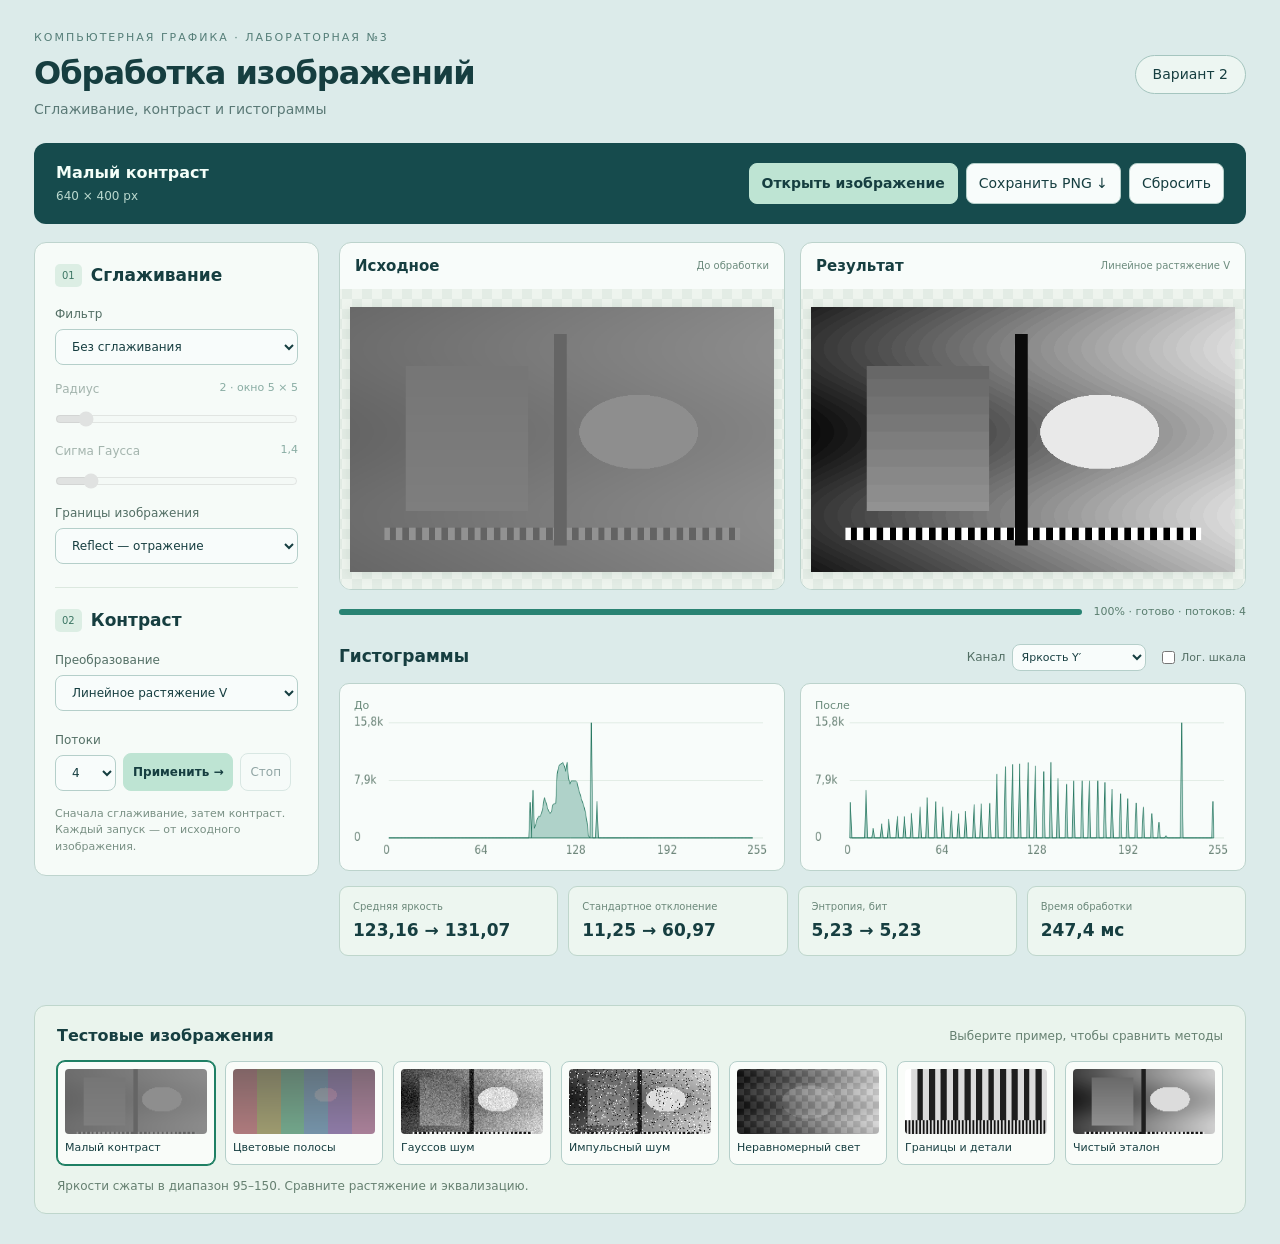
<file: pkg_3/Обработка_изображений_вариант_2.html>
<!doctype html>
<html lang="ru">
<head><meta charset="utf-8"><meta name="viewport" content="width=device-width,initial-scale=1"><title>Обработка изображений · Вариант 2</title><style>*{box-sizing:border-box}body{margin:0;background:#dcebea;color:#163e40;font:14px/1.5 system-ui,-apple-system,BlinkMacSystemFont,"Segoe UI",sans-serif}main{max-width:1600px;margin:auto;padding:30px 34px}h1,h2,p{margin:0}header{display:flex;justify-content:space-between;align-items:center;gap:20px;margin-bottom:23px}h1{font-size:32px;letter-spacing:-1px;line-height:1.25}header p:not(.eyebrow){color:#5a7976;margin-top:6px}.eyebrow{font-size:11px;text-transform:uppercase;letter-spacing:2px;margin-bottom:6px;color:#557e78}.badge{border:1px solid #a5c5bf;border-radius:30px;padding:8px 17px;background:#edf6f2;white-space:nowrap}button,input,select{font:inherit}button,select{border:1px solid #b5cfca;border-radius:8px;background:#f8fcfb;color:#163e40;padding:9px 12px}button{cursor:pointer}button:hover:not(:disabled){background:#e4f2ed;border-color:#288478}button:disabled{opacity:.45;cursor:default}button:focus-visible,input:focus-visible,select:focus-visible{outline:3px solid #d5a744;outline-offset:2px}.primary{background:#bee4d3;border-color:#bee4d3;font-weight:650}.source-bar{display:flex;justify-content:space-between;align-items:center;gap:20px;background:#164b4d;color:#f4fff9;border-radius:12px;padding:18px 22px;margin-bottom:18px}.source-bar strong{display:block;font-size:16px;overflow-wrap:anywhere}.source-bar span{font-size:12px;color:#bad8ce}.actions{display:flex;gap:8px;flex-wrap:wrap}.workspace{display:grid;grid-template-columns:285px minmax(0,1fr);gap:20px;align-items:start}.settings{padding:20px;background:#f6fbf8;border:1px solid #bed4ce;border-radius:12px}.section-title{display:flex;align-items:center;gap:9px;margin-bottom:17px}.section-title span{font-size:10px;background:#dceee4;border-radius:5px;padding:4px 7px;color:#3c7664}.section-title h2{font-size:17px}.second{border-top:1px solid #dce8df;padding-top:20px;margin-top:23px}label{display:block;font-size:12px;color:#536f65;margin-bottom:15px}label select{display:block;width:100%;margin-top:6px;font-size:12px}output{float:right;color:#1f6051;font-size:11px}input[type=range]{display:block;width:100%;accent-color:#287e6b;margin:13px 0 0}label:has(input:disabled){opacity:.5}.bottom-controls{display:flex;gap:7px;align-items:end;margin-top:20px}.bottom-controls label{width:61px;margin:0}.bottom-controls button{font-size:12px;padding:9px}.hint{font-size:11px;color:#799084;margin-top:15px}.image-grid,.hist-grid{display:grid;grid-template-columns:1fr 1fr;gap:15px}.image-card{border:1px solid #bcd3cc;background:#f8fcfa;border-radius:12px;overflow:hidden}.card-head{display:flex;justify-content:space-between;gap:10px;align-items:center;padding:12px 15px}.card-head h2{font-size:15px}.card-head span{font-size:10px;color:#6c8b7d;max-width:65%;text-align:right}.image-stage{height:300px;padding:10px;background:repeating-conic-gradient(#e3ece5 0% 25%,#eef4ee 0% 50%) 50%/20px 20px;display:flex;align-items:center;justify-content:center}.image-stage canvas{display:block;max-width:100%;max-height:100%;object-fit:contain;box-shadow:0 2px 12px #11362518}.progress-row{display:flex;align-items:center;gap:12px;margin:14px 0 23px}.progress-row span{font-size:11px;color:#597d6e;max-width:60%}progress{flex:1;width:80px;height:6px;border:0;border-radius:8px;overflow:hidden;background:#c3d8d1}progress::-webkit-progress-bar{background:#c3d8d1}progress::-webkit-progress-value{background:#298373}progress::-moz-progress-bar{background:#298373}.hist-head{display:flex;justify-content:space-between;align-items:center;gap:12px;margin-bottom:12px}.hist-head h2{font-size:17px}.hist-controls{display:flex;gap:12px;align-items:center}.hist-controls label{margin:0}.hist-controls select{display:inline-block;width:auto;margin:0 0 0 6px;padding:5px;font-size:11px}.check{white-space:nowrap;font-size:11px}.check input{accent-color:#267968;vertical-align:middle}.hist-grid article{border:1px solid #bcd3cc;background:#f8fcfa;border-radius:10px;padding:10px 14px}.hist-grid article>span{font-size:11px;color:#6a8a7b}.hist-grid canvas{display:block;width:100%;height:145px}.metrics{display:grid;grid-template-columns:repeat(4,1fr);gap:10px;margin-top:15px}.metrics>div{padding:12px 13px;background:#edf6f0;border:1px solid #bfd6cc;border-radius:9px}.metrics span{display:block;font-size:10px;color:#6b887a}.metrics strong{display:block;font-size:17px;font-weight:550;margin-top:4px}#notice{font-size:12px;color:#a05c36;min-height:18px;margin-top:8px}.samples{margin-top:23px;background:#eaf4ed;border:1px solid #bfd6cc;border-radius:12px;padding:18px 22px}.samples-head{display:flex;align-items:center;justify-content:space-between;gap:15px;margin-bottom:13px}.samples h2{font-size:16px}.samples p{font-size:12px;color:#668071}#samples{display:grid;grid-template-columns:repeat(7,1fr);gap:10px}#samples button{min-width:0;text-align:left;padding:7px;background:#f9fcf9;font-size:11px}#samples button.active{border-color:#1f8064;box-shadow:0 0 0 1px #1f8064}#samples canvas{display:block;width:100%;height:65px;object-fit:cover;border-radius:4px;margin-bottom:6px}#sample-description{margin-top:12px;min-height:18px}[hidden]{display:none!important}@media(min-width:1500px){.image-stage{height:330px}}@media(max-width:1100px){main{padding:25px 20px}.workspace{grid-template-columns:250px minmax(0,1fr)}.image-stage{height:240px}.metrics{grid-template-columns:1fr 1fr}.hist-head{align-items:start;flex-direction:column}.card-head{align-items:start;flex-direction:column}.card-head span{max-width:100%;text-align:left}}@media(max-width:800px){.workspace{grid-template-columns:1fr}.settings{display:grid;grid-template-columns:1fr 1fr;gap:5px 20px}.section-title,.second,.bottom-controls,.hint{grid-column:1/-1}.second{margin:6px 0 12px;padding-top:14px}.settings label{margin-bottom:12px}.bottom-controls{justify-content:end;margin-top:4px}.bottom-controls label{margin:0}.bottom-controls button{padding:10px 20px}.source-bar{align-items:start;flex-direction:column}#samples{grid-template-columns:repeat(4,1fr)}.samples-head{align-items:start;flex-direction:column;gap:3px}}@media(max-width:480px){main{padding:20px 12px}h1{font-size:25px}.eyebrow{font-size:9px;letter-spacing:1px}.badge{padding:6px 10px;font-size:11px}.image-grid{grid-template-columns:1fr}.image-stage{height:230px}.hist-grid{gap:8px}.hist-grid article{padding:8px}.hist-controls{gap:6px;flex-wrap:wrap}.metrics strong{font-size:16px}#samples{grid-template-columns:repeat(2,1fr)}.samples{padding:15px}.actions button{font-size:12px;padding:8px}.settings{padding:16px;gap:5px 12px}}

@media(max-width:480px){.hist-grid{grid-template-columns:1fr}}
</style></head>
<body><main>
<header><div><p class="eyebrow">Компьютерная графика · Лабораторная №3</p><h1>Обработка изображений</h1><p>Сглаживание, контраст и гистограммы</p></div><span class="badge">Вариант 2</span></header>
<section class="source-bar"><div><strong id="source-name">Малый контраст</strong><span id="source-size">640 × 400 px</span></div><div class="actions"><button id="open" class="primary">Открыть изображение</button><button id="save" disabled>Сохранить PNG ↓</button><button id="reset">Сбросить</button><input id="file" type="file" accept="image/*" hidden></div></section>
<div class="workspace"><aside class="settings">
<div class="section-title"><span>01</span><h2>Сглаживание</h2></div>
<label>Фильтр<select id="filter"><option value="none">Без сглаживания</option><option value="gaussian">Гаусс</option><option value="box">Бокс-фильтр</option></select></label>
<label>Радиус <output id="radius-value">2 · окно 5 × 5</output><input id="radius" type="range" min="0" max="20" value="2"></label>
<label>Сигма Гаусса <output id="sigma-value">1,4</output><input id="sigma" type="range" min="0.2" max="10" step="0.1" value="1.4"></label>
<label>Границы изображения<select id="edge"><option value="reflect">Reflect — отражение</option><option value="clamp">Clamp — крайний пиксель</option></select></label>
<div class="section-title second"><span>02</span><h2>Контраст</h2></div>
<label>Преобразование<select id="contrast"><option value="linear">Линейное растяжение V</option><option value="rgb">Эквализация RGB</option><option value="hsv">Эквализация V в HSV</option><option value="clahe">CLAHE · локальная яркость V</option><option value="none">Без преобразования</option></select></label>
<div id="clahe-settings" hidden><label>Радиус окна CLAHE <output id="clahe-radius-value">16 · окно 33 × 33</output><input id="clahe-radius" type="range" min="1" max="48" value="16"></label><label>Ограничение контраста <output id="clip-value">2</output><input id="clip" type="range" min="1" max="8" step="0.1" value="2"></label></div>
<div class="bottom-controls"><label>Потоки<select id="threads"><option>1</option><option>2</option><option selected>4</option><option>8</option></select></label><button id="apply" class="primary">Применить →</button><button id="cancel" disabled>Стоп</button></div><p class="hint">Сначала сглаживание, затем контраст. Каждый запуск — от исходного изображения.</p>
</aside><section class="results">
<div class="image-grid"><article class="image-card"><div class="card-head"><h2>Исходное</h2><span>До обработки</span></div><div class="image-stage"><canvas id="before" aria-label="Исходное изображение"></canvas></div></article><article class="image-card"><div class="card-head"><h2>Результат</h2><span id="result-label">Линейное растяжение V</span></div><div class="image-stage"><canvas id="after" aria-label="Обработанное изображение"></canvas></div></article></div>
<div class="progress-row"><progress id="progress" max="1" value="0" aria-label="Прогресс обработки"></progress><span id="progress-text" role="status">Готово к обработке</span></div>
<div class="hist-head"><h2>Гистограммы</h2><div class="hist-controls"><label>Канал<select id="channel"><option value="4">Яркость Y′</option><option value="3">Значение V (HSV)</option><option value="0">Красный R</option><option value="1">Зелёный G</option><option value="2">Синий B</option><option value="rgb">RGB вместе</option></select></label><label class="check"><input id="log" type="checkbox"> Лог. шкала</label></div></div>
<div class="hist-grid"><article><span>До</span><canvas id="hist-before" width="600" height="190" aria-label="Гистограмма исходного изображения"></canvas></article><article><span>После</span><canvas id="hist-after" width="600" height="190" aria-label="Гистограмма результата"></canvas></article></div>
<div class="metrics"><div><span>Средняя яркость</span><strong id="mean">—</strong></div><div><span>Стандартное отклонение</span><strong id="std">—</strong></div><div><span>Энтропия, бит</span><strong id="entropy">—</strong></div><div><span>Время обработки</span><strong id="elapsed">—</strong></div></div>
<p id="notice" role="status" aria-live="polite"></p>
</section></div>
<section class="samples"><div class="samples-head"><h2>Тестовые изображения</h2><p>Выберите пример, чтобы сравнить методы</p></div><div id="samples"></div><p id="sample-description"></p></section>
</main><script>function installPixelBuffer() {
  class PixelBuffer {
    constructor(width,height,data) {
      if(!Number.isInteger(width)||!Number.isInteger(height)||width<1||height<1||!data||data.length!==width*height*4)throw new Error('Некорректный пиксельный буфер');
      this.width=width;this.height=height;this.data=data;
    }
    static edge(index,length,mode='reflect') {
      if(length===1)return 0;
      if(mode==='clamp')return Math.min(length-1,Math.max(0,index));
      if(mode!=='reflect')throw new Error('Неизвестный режим границы');
      const period=2*length;
      index=((index%period)+period)%period;
      return index<length?index:period-index-1;
    }
    offset(x,y,mode){return (PixelBuffer.edge(y,this.height,mode)*this.width+PixelBuffer.edge(x,this.width,mode))*4;}
    crop(start,rows){return new PixelBuffer(this.width,rows,this.data.slice(start*this.width*4,(start+rows)*this.width*4));}
  }
  globalThis.PixelBuffer=PixelBuffer;
}
installPixelBuffer();
if(typeof module!=='undefined')module.exports={PixelBuffer,installPixelBuffer};
</script><script>function installImageModel() {
  const byte=x=>Math.min(255,Math.max(0,Math.round(x)));
  const validate=(n,lo,hi,name)=>{if(!Number.isFinite(n)||n<lo||n>hi)throw new Error(`Некорректный параметр: ${name}`);};
  function histogram(image) {
    const h=Array.from({length:5},()=>new Uint32Array(256));const a=image.data;
    for(let i=0;i<a.length;i+=4){if(!a[i+3])continue;h[0][a[i]]++;h[1][a[i+1]]++;h[2][a[i+2]]++;h[3][Math.max(a[i],a[i+1],a[i+2])]++;h[4][byte(.2126*a[i]+.7152*a[i+1]+.0722*a[i+2])]++;}
    return h;
  }
  function metrics(h) {
    let count=0,sum=0,squares=0,entropy=0,min=255,max=0;
    for(let i=0;i<256;i++){count+=h[i];sum+=i*h[i];squares+=i*i*h[i];if(h[i]){min=Math.min(min,i);max=i;}}
    if(!count)return {count:0,mean:0,std:0,entropy:0,min:0,max:0};
    for(const n of h)if(n){const p=n/count;entropy-=p*Math.log2(p);}
    return {count,mean:sum/count,std:Math.sqrt(Math.max(0,squares/count-(sum/count)**2)),entropy,min,max};
  }
  function kernel(kind,radius,sigma=1.5) {
    validate(radius,0,30,'радиус');validate(sigma,.1,30,'σ');if(!Number.isInteger(radius))throw new Error('Радиус должен быть целым');
    if(!['gaussian','box'].includes(kind))throw new Error('Неизвестный фильтр');
    const k=new Float64Array(radius*2+1);let sum=0;
    for(let i=-radius;i<=radius;i++){const value=kind==='box'?1:Math.exp(-i*i/(2*sigma*sigma));k[i+radius]=value;sum+=value;}
    return k.map(x=>x/sum);
  }
  function smooth(image,options,progress=()=>{}) {
    const {width:w,height:h,data:a}=image,{radius:r,edge,filter,sigma}=options,k=kernel(filter,r,sigma);
    const temp=new Float32Array(a.length),out=new Uint8ClampedArray(a.length),xs=new Int32Array(w*k.length),ys=new Int32Array(h*k.length);
    for(let x=0;x<w;x++)for(let j=0;j<k.length;j++)xs[x*k.length+j]=PixelBuffer.edge(x+j-r,w,edge);
    for(let y=0;y<h;y++)for(let j=0;j<k.length;j++)ys[y*k.length+j]=PixelBuffer.edge(y+j-r,h,edge);
    for(let y=0;y<h;y++){
      for(let x=0;x<w;x++){const p=(y*w+x)*4;let red=0,green=0,blue=0,alpha=0;
        for(let j=0;j<k.length;j++){const q=(y*w+xs[x*k.length+j])*4,weight=k[j],wa=weight*a[q+3]/255;red+=a[q]*wa;green+=a[q+1]*wa;blue+=a[q+2]*wa;alpha+=a[q+3]*weight;}
        temp[p]=red;temp[p+1]=green;temp[p+2]=blue;temp[p+3]=alpha;
      }
      if(y%16===0)progress(y/(2*h));
    }
    for(let y=0;y<h;y++){
      for(let x=0;x<w;x++){const p=(y*w+x)*4;let red=0,green=0,blue=0,alpha=0;
        for(let j=0;j<k.length;j++){const q=(ys[y*k.length+j]*w+x)*4,weight=k[j];red+=temp[q]*weight;green+=temp[q+1]*weight;blue+=temp[q+2]*weight;alpha+=temp[q+3]*weight;}
        out[p+3]=byte(alpha);if(alpha>1e-8){out[p]=byte(red*255/alpha);out[p+1]=byte(green*255/alpha);out[p+2]=byte(blue*255/alpha);}
      }
      if(y%16===0)progress(.5+y/(2*h));
    }
    progress(1);return new PixelBuffer(w,h,out);
  }
  function lut(hist,kind) {
    const values=Uint8Array.from({length:256},(_,i)=>i),m=metrics(hist);
    if(!m.count||m.min===m.max)return values;
    if(kind==='linear'){for(let i=0;i<256;i++)values[i]=byte((i-m.min)*255/(m.max-m.min));return values;}
    let cdf=0;const first=hist[m.min];
    for(let i=0;i<256;i++){cdf+=hist[i];values[i]=byte((cdf-first)*255/(m.count-first));}
    return values;
  }
  function transform(image,method,tables,progress=()=>{}) {
    const out=image.data.slice(),a=image.data;
    for(let y=0;y<image.height;y++){
      for(let x=0;x<image.width;x++){const p=(y*image.width+x)*4;if(!a[p+3])continue;
        if(method==='rgb'){for(let c=0;c<3;c++)out[p+c]=tables[c][a[p+c]];}
        else {const v=Math.max(a[p],a[p+1],a[p+2]),next=tables[0][v];for(let c=0;c<3;c++)out[p+c]=v?byte(a[p+c]*next/v):next;}
      }
      if(y%32===0)progress(y/image.height);
    }
    progress(1);return new PixelBuffer(image.width,image.height,out);
  }
  function clippedValue(hist,total,value,clipLimit) {
    if(!total)return value;
    let bins=0;for(let i=0;i<256;i++)if(hist[i])bins++;
    if(bins<=1)return value;
    const limit=Math.max(1,Math.floor(clipLimit*total/256));let excess=0,cdf=0;
    for(let i=0;i<256;i++){const n=Math.min(hist[i],limit);excess+=hist[i]-n;if(i<=value)cdf+=n;}
    const base=Math.floor(excess/256),remainder=excess%256;
    cdf+=base*(value+1);
    for(let j=0;j<remainder;j++)if(Math.floor((j+.5)*256/remainder)<=value)cdf++;
    return byte(255*cdf/total);
  }
  function clahe(image,options,progress=()=>{}) {
    const {width:w,height:h,data:a}=image,r=options.claheRadius,edge=options.edge,clip=options.clipLimit;
    validate(r,1,64,'радиус CLAHE');validate(clip,1,16,'ограничение контраста');if(!Number.isInteger(r))throw new Error('Радиус должен быть целым');
    const out=a.slice(),columns=new Int32Array(w*256),counts=new Int32Array(w),hist=new Int32Array(256);
    function changeRow(y,delta){y=PixelBuffer.edge(y,h,edge);for(let x=0;x<w;x++){const p=(y*w+x)*4;if(a[p+3]){columns[x*256+Math.max(a[p],a[p+1],a[p+2])]+=delta;counts[x]+=delta;}}}
    for(let y=-r;y<=r;y++)changeRow(y,1);
    for(let y=0;y<h;y++){
      hist.fill(0);let total=0;
      for(let x=-r;x<=r;x++){const xx=PixelBuffer.edge(x,w,edge);total+=counts[xx];for(let i=0;i<256;i++)hist[i]+=columns[xx*256+i];}
      for(let x=0;x<w;x++){
        const p=(y*w+x)*4;
        if(a[p+3]){const v=Math.max(a[p],a[p+1],a[p+2]),next=clippedValue(hist,total,v,clip);for(let c=0;c<3;c++)out[p+c]=v?byte(a[p+c]*next/v):next;}
        if(x<w-1){const left=PixelBuffer.edge(x-r,w,edge),right=PixelBuffer.edge(x+r+1,w,edge);total+=counts[right]-counts[left];for(let i=0;i<256;i++)hist[i]+=columns[right*256+i]-columns[left*256+i];}
      }
      if(y<h-1){changeRow(y-r,-1);changeRow(y+r+1,1);}
      if(y%4===0)progress(y/h);
    }
    progress(1);return new PixelBuffer(w,h,out);
  }
  globalThis.ImageModel={histogram,metrics,kernel,smooth,lut,transform,clahe,clippedValue};
}
installImageModel();
if(typeof module!=='undefined')module.exports={...ImageModel,installImageModel};
</script><script>const SampleImages={
  items:[['low','Малый контраст','Яркости сжаты в диапазон 95–150. Сравните растяжение и эквализацию.'],['color','Цветовые полосы','Малоконтрастная цветная сцена. Сравните RGB и HSV: независимые каналы могут изменить оттенок.'],['noise','Гауссов шум','Шум на плавных областях и тонких деталях. Сравните бокс-фильтр и Гаусс.'],['impulse','Импульсный шум','Соль и перец: линейное сглаживание ослабляет выбросы, но размывает детали.'],['uneven','Неравномерный свет','Локальные детали на тёмном и светлом фоне. Сравните глобальную эквализацию и CLAHE.'],['edges','Границы и детали','Контрастные полосы и объекты касаются границ. Сравните Reflect и Clamp.'],['clean','Чистый эталон','Исходная сцена без шума для оценки потери деталей при сглаживании.']],
  make(kind,width=640,height=400){
    const data=new Uint8ClampedArray(width*height*4);let seed=2302;
    const random=()=>{seed=(Math.imul(seed,1664525)+1013904223)>>>0;return (seed+.5)/4294967296;};
    const clamp=x=>Math.max(0,Math.min(255,Math.round(x)));
    for(let y=0;y<height;y++)for(let x=0;x<width;x++){
      const u=x/width,v=y/height,p=(y*width+x)*4;
      let value=45+145*u+18*Math.sin(v*10),r,g,b;
      if(u>.13&&u<.42&&v>.22&&v<.77)value=90+70*v;
      if((u-.68)**2+(v-.47)**2<.14**2)value=220;
      if(v>.83&&v<.88&&u>.08&&u<.92)value=(Math.floor(u*65)%2)?235:20;
      if(u>.48&&u<.51&&v>.1&&v<.9)value=30;
      r=value;g=value;b=value;
      if(kind==='low')r=g=b=95+value*55/255;
      if(kind==='color'){const band=Math.floor(u*6),palette=[[180,85,90],[150,145,65],[70,165,115],[75,130,170],[120,85,165],[170,95,140]];[r,g,b]=palette[Math.min(5,band)].map(c=>75+c*(.25+.35*v));if((u-.65)**2+(v-.42)**2<.08**2){r+=25;g+=12;b+=5;}}
      if(kind==='noise'){const noise=18*Math.sqrt(-2*Math.log(random()))*Math.cos(2*Math.PI*random());r+=noise;g+=noise;b+=noise;}
      if(kind==='impulse'){const q=random();if(q<.045)r=g=b=0;else if(q>.955)r=g=b=255;}
      if(kind==='uneven'){let detail=(Math.floor(u*22)+Math.floor(v*14))%2?12:-12;if((u-.5)**2+(v-.5)**2<.035)detail+=22;r=g=b=30+170*u+detail+8*Math.sin(v*20);}
      if(kind==='edges'){r=g=b=30+190*(Math.floor(u*24)%2);if(u<.04||v<.04)r=g=b=255;if(v>.7)r=g=b=20+200*(Math.floor(u*80)%2);}
      data[p]=clamp(r);data[p+1]=clamp(g);data[p+2]=clamp(b);data[p+3]=255;
    }
    return new PixelBuffer(width,height,data);
  }
};
if(typeof module!=='undefined')module.exports=SampleImages;
</script><script>function imageWorker() {
  self.onmessage=({data:job})=>{
    try {
      const image=new PixelBuffer(job.width,job.height,new Uint8ClampedArray(job.buffer));
      let previous=-1;
      const progress=value=>{const percent=Math.floor(value*20);if(percent!==previous){previous=percent;self.postMessage({type:'progress',id:job.id,value});}};
      let result;
      if(job.operation==='smooth')result=ImageModel.smooth(image,job.options,progress);
      else if(job.operation==='clahe')result=ImageModel.clahe(image,job.options,progress);
      else if(job.operation==='transform')result=ImageModel.transform(image,job.method,job.tables,progress);
      else if(job.operation==='histogram'){self.postMessage({type:'result',id:job.id,histogram:ImageModel.histogram(image)});return;}
      else throw new Error('Неизвестная операция');
      const cropped=result.crop(job.coreStart,job.coreRows);
      self.postMessage({type:'result',id:job.id,buffer:cropped.data.buffer},[cropped.data.buffer]);
    }catch(error){self.postMessage({type:'error',id:job.id,error:error.message});}
  };
}
</script><script>class ProcessingEngine {
  constructor(onProgress){this.onProgress=onProgress;this.generation=0;this.workers=[];this.pending=new Map();this.sequence=0;}
  cancel(){this.generation++;for(const worker of this.workers)worker.terminate();this.workers=[];for(const item of this.pending.values())item.reject(new Error('Обработка остановлена'));this.pending.clear();if(this.url)URL.revokeObjectURL(this.url);this.url=null;}
  startPool(count){this.cancel();this.url=URL.createObjectURL(new Blob([`(${installPixelBuffer.toString()})();(${installImageModel.toString()})();(${imageWorker.toString()})();`],{type:'text/javascript'}));
    try{for(let i=0;i<count;i++){const worker=new Worker(this.url);worker.onmessage=({data})=>{const task=this.pending.get(data.id);if(!task)return;if(data.type==='progress'){task.progress(data.value);return;}this.pending.delete(data.id);if(data.type==='error')task.reject(new Error(data.error));else task.resolve(data);};worker.onerror=event=>{event.preventDefault();for(const item of this.pending.values())item.reject(new Error(event.message||'Ошибка рабочего потока'));this.pending.clear();};this.workers.push(worker);}}catch(e){this.cancel();throw e;}}
  job(worker,job,progress){return new Promise((resolve,reject)=>{job.id=++this.sequence;this.pending.set(job.id,{resolve,reject,progress});try{worker.postMessage(job,[job.buffer]);}catch(e){this.pending.delete(job.id);reject(e);}});}
  async stage(image,operation,options,extra,base,span,label){
    const n=this.workers.length,output=operation==='histogram'?null:new Uint8ClampedArray(image.data.length),fractions=new Float64Array(n);
    const radius=operation==='smooth'?options.radius:operation==='clahe'?options.claheRadius:0;
    const parts=await Promise.all(this.workers.map((worker,i)=>{
      const start=Math.floor(i*image.height/n),end=Math.floor((i+1)*image.height/n),from=Math.max(0,start-radius),to=Math.min(image.height,end+radius);
      const bytes=image.data.slice(from*image.width*4,to*image.width*4);
      const update=value=>{fractions[i]=value;this.onProgress(base+span*fractions.reduce((a,b)=>a+b,0)/n,label);};
      return this.job(worker,{operation,options,width:image.width,height:to-from,buffer:bytes.buffer,coreStart:start-from,coreRows:end-start,...extra},update).then(result=>{if(output)output.set(new Uint8ClampedArray(result.buffer),start*image.width*4);update(1);return result;});
    }));
    if(output)return new PixelBuffer(image.width,image.height,output);
    const h=Array.from({length:5},()=>new Uint32Array(256));for(const part of parts)for(let c=0;c<5;c++)for(let k=0;k<256;k++)h[c][k]+=part.histogram[c][k];return h;
  }
  async run(source,options){
    const count=Math.min(options.threads,source.height,8);this.startPool(count);const generation=this.generation,started=performance.now();
    try {
      const before=await this.stage(source,'histogram',options,{},0,.08,'Гистограмма исходного изображения');
      let result=source;
      if(options.filter!=='none')result=await this.stage(source,'smooth',options,{},.08,.42,'Сглаживание: два одномерных прохода');
      if(options.contrast==='clahe')result=await this.stage(result,'clahe',options,{},.5,.42,'CLAHE: локальные гистограммы');
      else if(options.contrast!=='none'){
        const h=options.filter==='none'?before:await this.stage(result,'histogram',options,{},.5,.08,'Гистограмма после сглаживания');
        const tables=options.contrast==='rgb'?[0,1,2].map(c=>ImageModel.lut(h[c],'equalize')):[ImageModel.lut(h[3],options.contrast==='linear'?'linear':'equalize')];
        result=await this.stage(result,'transform',options,{tables,method:options.contrast==='rgb'?'rgb':'value'},.58,.34,'Преобразование контраста');
      }
      const after=await this.stage(result,'histogram',options,{},.92,.08,'Гистограмма результата');
      return {image:result,before,after,elapsed:performance.now()-started,threads:count,options:{...options}};
    }finally{if(generation===this.generation)this.cancel();}
  }
}
</script><script>const ImageView={
  $(id){return document.getElementById(id);},
  number(n,d=2){return n.toLocaleString('ru-RU',{maximumFractionDigits:d});},
  show(id,image){const canvas=this.$(id);canvas.width=image.width;canvas.height=image.height;canvas.getContext('2d').putImageData(new ImageData(image.data,image.width,image.height),0,0);},
  controls(){const filter=this.$('filter').value;this.$('radius').disabled=filter==='none';this.$('sigma').disabled=filter!=='gaussian';this.$('clahe-settings').hidden=this.$('contrast').value!=='clahe';for(const [id,target] of [['radius','radius-value'],['clahe-radius','clahe-radius-value']]){const r=Number(this.$(id).value);this.$(target).textContent=`${r} · окно ${2*r+1} × ${2*r+1}`;}this.$('sigma-value').textContent=this.number(Number(this.$('sigma').value));this.$('clip-value').textContent=this.number(Number(this.$('clip').value));},
  progress(value,label){this.$('progress').value=value;this.$('progress-text').textContent=`${Math.round(value*100)}% · ${label}`;},
  busy(value){this.$('apply').disabled=value;this.$('cancel').disabled=!value;this.$('save').disabled=value||!this.result;},
  plots(){if(!this.result)return;const channel=this.$('channel').value,channels=channel==='rgb'?[0,1,2]:[Number(channel)],log=this.$('log').checked;let max=1;
    for(const group of [this.result.before,this.result.after])for(const c of channels)for(const n of group[c])max=Math.max(max,log?Math.log1p(n):n);
    for(const [id,group] of [['hist-before',this.result.before],['hist-after',this.result.after]]){
      const canvas=this.$(id),ctx=canvas.getContext('2d'),w=canvas.width,h=canvas.height,left=50,top=10,bottom=h-29,plotw=w-left-25,ploth=bottom-top;ctx.clearRect(0,0,w,h);ctx.font='15px system-ui';ctx.fillStyle='#6a8377';ctx.strokeStyle='#d9e7dc';ctx.lineWidth=1;
      for(let j=0;j<3;j++){const y=top+j*ploth/2;ctx.beginPath();ctx.moveTo(left,y);ctx.lineTo(w-10,y);ctx.stroke();const actual=log?Math.expm1(max*(1-j/2)):max*(1-j/2);ctx.fillText(actual>=1000?this.number(actual/1000,1)+'k':this.number(actual,0),0,y+4);}
      for(const x of [0,64,128,192,255])ctx.fillText(String(x),left+x/255*plotw-8,h-8);
      for(const c of channels){ctx.beginPath();ctx.moveTo(left,bottom);for(let i=0;i<256;i++){const value=log?Math.log1p(group[c][i]):group[c][i];ctx.lineTo(left+(i+.5)*plotw/256,bottom-value/max*ploth);}ctx.lineTo(left+plotw,bottom);ctx.closePath();ctx.fillStyle=channels.length===1?'#368d7860':['#d7656555','#50a87555','#5a83bc55'][c];ctx.fill();ctx.strokeStyle=channels.length===1?'#24765f':['#bf5151','#388f5c','#4774a9'][c];ctx.stroke();}
    }
  },
  finish(result){this.result=result;this.show('after',result.image);this.plots();const a=ImageModel.metrics(result.before[4]),b=ImageModel.metrics(result.after[4]);for(const key of ['mean','std','entropy'])this.$(key).textContent=`${this.number(a[key])} → ${this.number(b[key])}`;this.$('elapsed').textContent=`${this.number(result.elapsed)} мс`;this.progress(1,`готово · потоков: ${result.threads}`);this.busy(false);},
  clear(){this.result=null;this.$('save').disabled=true;for(const id of ['mean','std','entropy','elapsed'])this.$(id).textContent='—';for(const id of ['hist-before','hist-after']){const c=this.$(id);c.getContext('2d').clearRect(0,0,c.width,c.height);}this.$('progress').value=0;this.$('progress-text').textContent='Готово к обработке';}
};
</script><script>(() => {
  const view=ImageView,$=id=>view.$(id);let source=null,sourceName='image',version=0,loadVersion=0;
  const engine=new ProcessingEngine((value,label)=>view.progress(value,label));
  const options=()=>({filter:$('filter').value,radius:Number($('radius').value),sigma:Number($('sigma').value),edge:$('edge').value,contrast:$('contrast').value,claheRadius:Number($('clahe-radius').value),clipLimit:Number($('clip').value),threads:Number($('threads').value)});
  function cancel(){version++;engine.cancel();view.busy(false);$('progress-text').textContent='Обработка остановлена';}
  function setSource(image,name,description=''){cancel();source=image;sourceName=name;$('source-name').textContent=name;$('source-size').textContent=`${image.width} × ${image.height} px`;$('sample-description').textContent=description;$('notice').textContent='';view.clear();view.show('before',image);view.show('after',image);$('result-label').textContent='Исходное изображение';}
  async function apply(){if(!source)return;const id=++version,settings=options();view.busy(true);$('notice').textContent='';
    try{const result=await engine.run(source,settings);if(id!==version)return;view.finish(result);const filter={none:'',gaussian:'Гаусс',box:'Бокс-фильтр'}[settings.filter],contrast={none:'',linear:'Линейное растяжение V',rgb:'Эквализация RGB',hsv:'Эквализация HSV',clahe:'CLAHE'}[settings.contrast];$('result-label').textContent=[filter,contrast].filter(Boolean).join(' + ')||'Без изменений';}
    catch(error){if(id===version){view.busy(false);$('notice').textContent=error.message;$('progress-text').textContent='Не удалось завершить обработку';}}
  }
  function sample(kind){loadVersion++;const item=SampleImages.items.find(x=>x[0]===kind);setSource(SampleImages.make(kind),item[1],item[2]);for(const b of $('samples').children)b.classList.toggle('active',b.dataset.kind===kind);apply();}
  for(const item of SampleImages.items){const button=document.createElement('button'),canvas=document.createElement('canvas'),image=SampleImages.make(item[0],160,100);canvas.width=160;canvas.height=100;canvas.getContext('2d').putImageData(new ImageData(image.data,160,100),0,0);button.append(canvas,document.createTextNode(item[1]));button.dataset.kind=item[0];button.onclick=()=>sample(item[0]);$('samples').append(button);}
  $('open').onclick=()=>$('file').click();
  $('file').onchange=async event=>{const file=event.target.files[0];if(!file)return;const id=++loadVersion;cancel();$('notice').textContent='Открываю изображение…';let url;
    try{
      if(file.size>160*1024*1024)throw new Error('Выберите файл размером до 160 МБ');
      url=URL.createObjectURL(file);const image=new Image();image.src=url;await new Promise((resolve,reject)=>{image.onload=resolve;image.onerror=()=>reject(new Error('Браузер не смог открыть изображение. Используйте PNG, JPEG, BMP или WebP.'));});
      if(id!==loadVersion)return;const w=image.naturalWidth,h=image.naturalHeight;
      if(!w||!h||w*h>16000000||w>16000||h>16000)throw new Error('Поддерживаются изображения до 16 миллионов пикселей и 16 000 пикселей по стороне');
      const canvas=document.createElement('canvas');canvas.width=w;canvas.height=h;const ctx=canvas.getContext('2d',{willReadFrequently:true});ctx.drawImage(image,0,0);const data=ctx.getImageData(0,0,w,h);setSource(new PixelBuffer(w,h,data.data),file.name,'Загруженное изображение. Обработка выполняется в исходном разрешении.');for(const b of $('samples').children)b.classList.remove('active');await apply();
    }catch(error){if(id===loadVersion)$('notice').textContent=error.message;}
    finally{if(url)URL.revokeObjectURL(url);}
  };
  $('apply').onclick=apply;$('cancel').onclick=cancel;
  $('reset').onclick=()=>{cancel();$('filter').value='none';$('contrast').value='linear';$('radius').value=2;$('sigma').value=1.4;$('edge').value='reflect';$('clahe-radius').value=16;$('clip').value=2;view.controls();if(source)apply();};
  for(const id of ['filter','contrast','radius','sigma','edge','clahe-radius','clip','threads'])$(id).oninput=()=>{view.controls();if(view.result)$('notice').textContent='Параметры изменены. Нажмите «Применить», чтобы обновить результат.';};
  $('channel').onchange=()=>view.plots();$('log').onchange=()=>view.plots();
  $('save').onclick=()=>{if(!view.result)return;$('after').toBlob(blob=>{if(!blob){$('notice').textContent='Не удалось сохранить PNG';return;}const url=URL.createObjectURL(blob),a=document.createElement('a');a.href=url;a.download=sourceName.replace(/\.[^.]+$/,'')+'-processed.png';a.click();setTimeout(()=>URL.revokeObjectURL(url),2000);},'image/png');};
  window.addEventListener('beforeunload',()=>engine.cancel());view.controls();sample('low');
})();
</script></body></html>
</file>
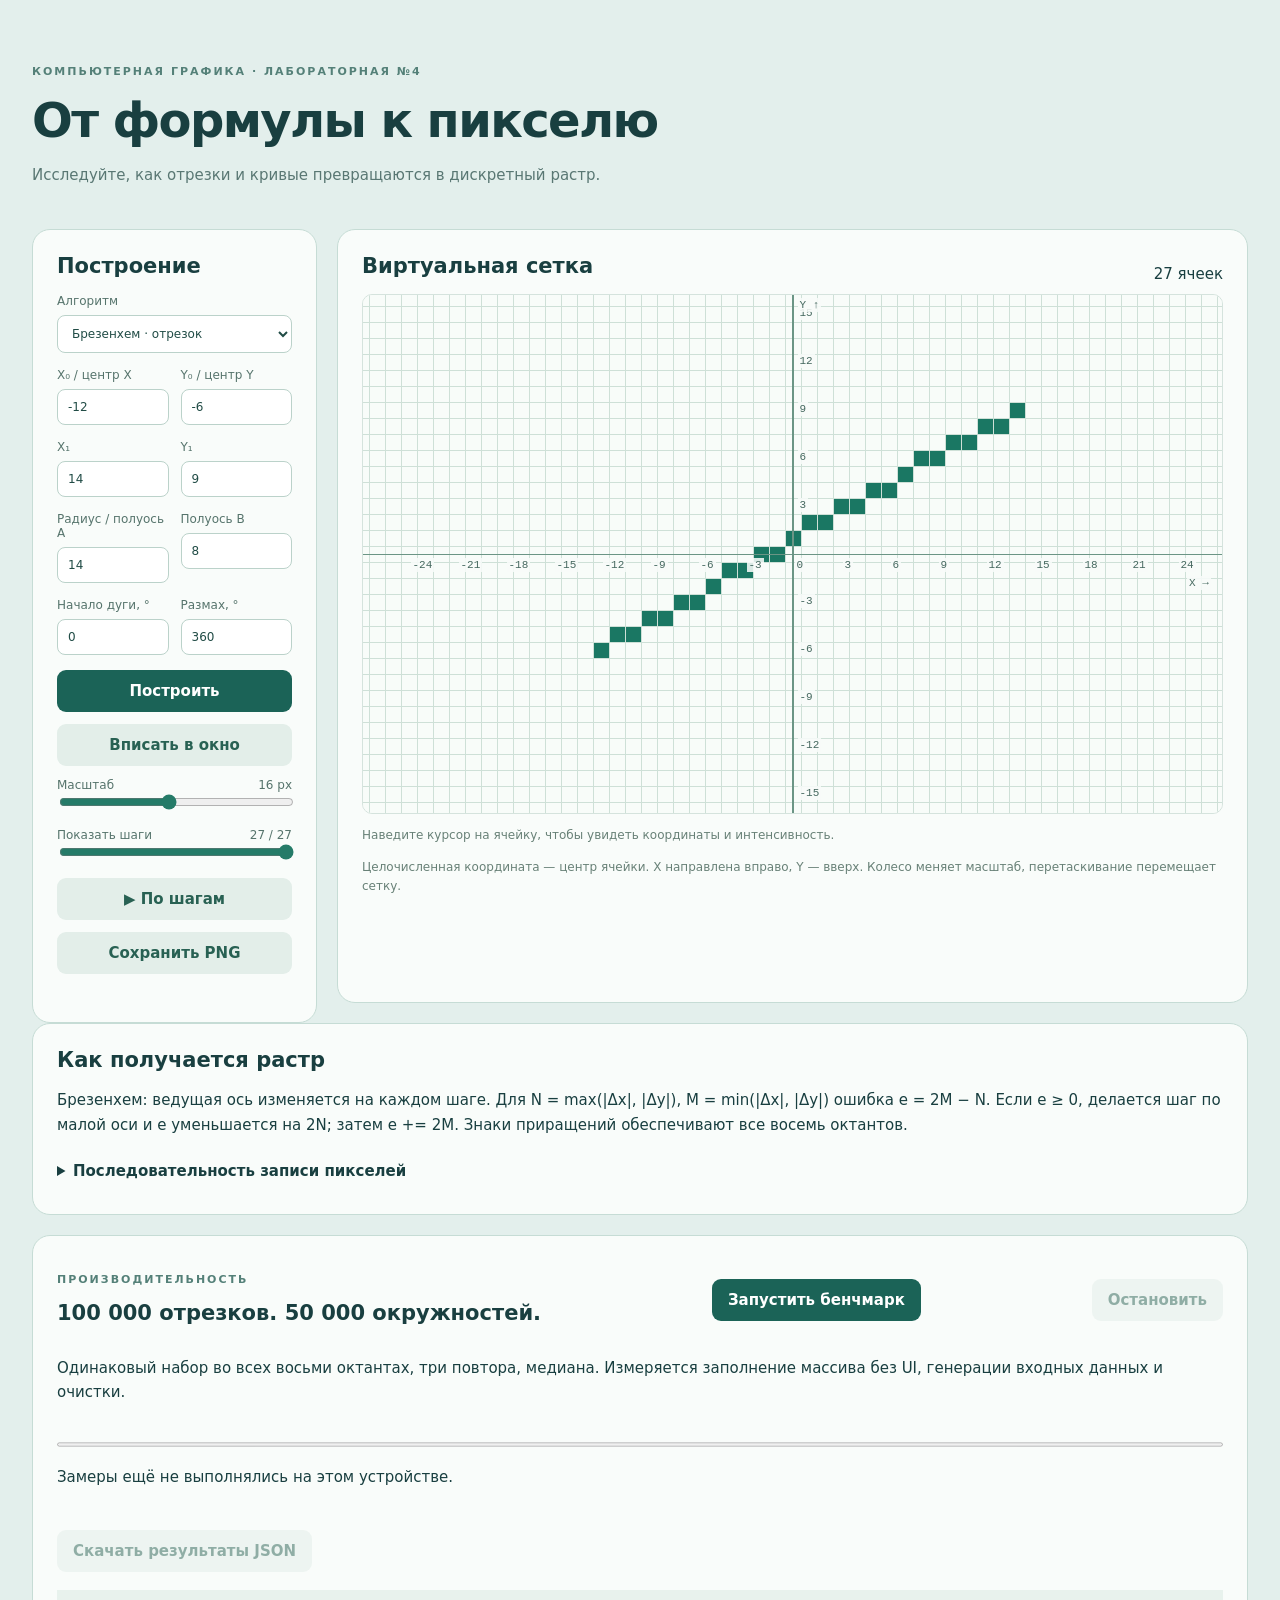
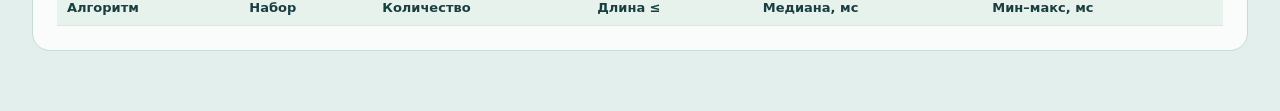
<file: pkg_4/Растровые_алгоритмы.html>
<!doctype html>
<html lang="ru"><head><meta charset="utf-8"><meta name="viewport" content="width=device-width,initial-scale=1"><title>Растровые алгоритмы</title><style>:root{font-family:system-ui,-apple-system,sans-serif;color:#193f40;background:#e3efec;font-size:15px}*{box-sizing:border-box}body{margin:0}main{max-width:1480px;margin:auto;padding:40px 32px}header{padding:12px 0 26px}h1{font-size:clamp(30px,4vw,48px);letter-spacing:-1.6px;margin:10px 0}h2{font-size:21px;margin:0 0 16px}.eyebrow{text-transform:uppercase;font-size:11px;letter-spacing:2px;color:#548078;font-weight:700}p{line-height:1.65}header>p:last-child{color:#597773}.workspace{display:grid;grid-template-columns:285px minmax(0,1fr);gap:20px}.panel,aside{background:#f9fcfa;border:1px solid #c6dcd5;border-radius:18px;padding:24px;min-width:0}section.panel{margin-bottom:20px}aside{align-self:start}label{display:block;font-size:12px;color:#56746c;margin-bottom:15px}input,select,button{font:inherit}input[type=number],select{width:100%;margin-top:7px;border:1px solid #bbd2ca;border-radius:8px;background:white;color:#214c46;padding:10px}input[type=range]{width:100%;accent-color:#257b68}.fields{display:grid;grid-template-columns:1fr 1fr;gap:0 12px}button{cursor:pointer;border:0;border-radius:9px;padding:12px 16px;background:#1b6357;color:white;font-weight:600}button:hover{filter:brightness(1.1)}button:disabled{opacity:.5;cursor:default}.secondary{background:#e3eee9;color:#286153}aside button{width:100%;margin:0 0 12px}output{float:right}.panel-head{display:flex;justify-content:space-between;align-items:center;gap:14px;flex-wrap:wrap}#viewport{position:relative;height:520px;overflow:hidden;border-radius:10px;border:1px solid #d5e3dd;touch-action:none;cursor:grab}canvas{display:block;width:100%;height:100%}#labels{position:absolute;inset:0;pointer-events:none;font:11px ui-monospace,monospace}#labels span{position:absolute;background:#f9fcfadd;color:#45685f;padding:1px 2px}.hint,#pointer{font-size:12px;color:#688177}#status{font-size:12px;color:#a34b28}.table-scroll{overflow:auto;max-height:310px}table{width:100%;border-collapse:collapse;font-size:13px;text-align:left}th,td{padding:10px;border-bottom:1px solid #dbe7df}th{position:sticky;top:0;background:#e8f2ed}summary{cursor:pointer;font-weight:600;padding:10px 0}progress{width:100%;height:9px;accent-color:#218676;margin-top:20px}#charts{display:grid;grid-template-columns:1fr 1fr;gap:24px;margin:20px 0}.chart{padding:18px;background:#eef5f1;border-radius:12px}.chart svg{width:100%;height:auto}.chart p{font-size:12px;margin:4px 0}.legend{display:flex;flex-wrap:wrap;gap:9px;font-size:11px}#json{margin-bottom:18px}@media(max-width:850px){main{padding:22px 14px}.workspace{grid-template-columns:1fr}aside{display:block}#viewport{height:430px}#charts{grid-template-columns:1fr}.panel,aside{padding:18px}.workspace aside{margin-bottom:20px}}
</style></head>
<body><main><header><p class="eyebrow">Компьютерная графика · Лабораторная №4</p><h1>От формулы к пикселю</h1><p>Исследуйте, как отрезки и кривые превращаются в дискретный растр.</p></header>
<div class="workspace"><aside><h2>Построение</h2><label>Алгоритм<select id="algorithm"><option value="bresenham">Брезенхем · отрезок</option><option value="step">Пошаговый</option><option value="dda">ЦДА</option><option value="circle">Брезенхем · окружность</option><option value="wu">Ву · сглаживание</option><option value="castle">Кастл—Питвей · отрезок</option><option value="ellipse">Целочисленный эллипс / дуга</option></select></label>
<div class="fields"><label>X₀ / центр X<input id="x0" type="number" min="-100" max="100" value="-12" step="1"></label><label>Y₀ / центр Y<input id="y0" type="number" min="-100" max="100" value="-6" step="1"></label><label>X₁<input id="x1" type="number" min="-100" max="100" value="14" step="1"></label><label>Y₁<input id="y1" type="number" min="-100" max="100" value="9" step="1"></label><label>Радиус / полуось A<input id="radius" type="number" min="0" max="100" value="14" step="1"></label><label>Полуось B<input id="b" type="number" min="0" max="100" value="8" step="1"></label><label>Начало дуги, °<input id="start" type="number" min="0" max="359" value="0" step="1"></label><label>Размах, °<input id="sweep" type="number" min="1" max="360" value="360" step="1"></label></div>
<button id="draw">Построить</button><button id="fit" class="secondary">Вписать в окно</button><label>Масштаб <output id="zoomValue">16 px</output><input id="zoom" type="range" min="2" max="32" value="16"></label><label>Показать шаги <output id="stepValue"></output><input id="step" type="range" min="0" max="1" value="1"></label><button id="play" class="secondary">▶ По шагам</button><button id="save" class="secondary">Сохранить PNG</button><p id="status" role="status"></p></aside>
<section class="panel"><div class="panel-head"><h2>Виртуальная сетка</h2><span id="pixelCount"></span></div><div id="viewport"><canvas id="grid" aria-label="Растр с координатными осями"></canvas><div id="labels"></div></div><p id="pointer">Наведите курсор на ячейку, чтобы увидеть координаты и интенсивность.</p><p class="hint">Целочисленная координата — центр ячейки. X направлена вправо, Y — вверх. Колесо меняет масштаб, перетаскивание перемещает сетку.</p></section></div>
<section class="panel explanation"><h2>Как получается растр</h2><p id="explanation"></p><details><summary>Последовательность записи пикселей</summary><p>Повторные записи симметричных точек показаны отдельно. Для совпадающих ячеек сохраняется максимальная интенсивность.</p><div class="table-scroll"><table><thead><tr><th>Шаг</th><th>X</th><th>Y</th><th>Интенсивность</th></tr></thead><tbody id="trace"></tbody></table></div></details></section>
<section class="panel"><div class="panel-head"><div><p class="eyebrow">Производительность</p><h2>100 000 отрезков. 50 000 окружностей.</h2></div><button id="bench">Запустить бенчмарк</button><button id="stop" class="secondary" disabled>Остановить</button></div><p>Одинаковый набор во всех восьми октантах, три повтора, медиана. Измеряется заполнение массива без UI, генерации входных данных и очистки.</p><progress id="progress" value="0" max="36"></progress><p id="benchStatus" role="status">Замеры ещё не выполнялись на этом устройстве.</p><div id="charts"></div><button id="json" class="secondary" disabled>Скачать результаты JSON</button><div class="table-scroll"><table><thead><tr><th>Алгоритм</th><th>Набор</th><th>Количество</th><th>Длина ≤</th><th>Медиана, мс</th><th>Мин–макс, мс</th></tr></thead><tbody id="results"></tbody></table></div></section></main>
<script>class VirtualGrid {
  constructor(width=257,height=257) { this.width=width; this.height=height; this.cx=Math.floor(width/2); this.cy=Math.floor(height/2); this.rows=Array.from({length:height},()=>new Float64Array(width)); }
  setPixel(x,y,intensity=1) { const col=x+this.cx,row=this.cy-y; if(col>=0&&col<this.width&&row>=0&&row<this.height) this.rows[row][col]=Math.max(this.rows[row][col],Math.min(1,Math.max(0,intensity))); }
  clear() { for(const row of this.rows) row.fill(0); }
  get(x,y) { return this.rows[this.cy-y]?.[x+this.cx]??0; }
  count() { let n=0; for(const row of this.rows) for(const v of row) if(v>0)n++; return n; }
}
if(typeof module!=='undefined')module.exports=VirtualGrid;
</script><script>const RasterEngine={
  step(x0,y0,x1,y1,t) {
    const dx=x1-x0,dy=y1-y0,n=Math.max(Math.abs(dx),Math.abs(dy));
    if(!n){t.setPixel(x0,y0,1);return;}
    if(Math.abs(dx)>=Math.abs(dy))for(let i=0;i<=n;i++){const x=x0+i*Math.sign(dx);t.setPixel(x,Math.round(y0+dy*(x-x0)/dx),1);}
    else for(let i=0;i<=n;i++){const y=y0+i*Math.sign(dy);t.setPixel(Math.round(x0+dx*(y-y0)/dy),y,1);}
  },
  dda(x0,y0,x1,y1,t) {
    const n=Math.max(Math.abs(x1-x0),Math.abs(y1-y0));
    if(!n){t.setPixel(x0,y0,1);return;}
    const dx=(x1-x0)/n,dy=(y1-y0)/n;let x=x0,y=y0;
    for(let i=0;i<=n;i++,x+=dx,y+=dy)t.setPixel(Math.round(x),Math.round(y),1);
  },
  bresenham(x0,y0,x1,y1,t) {
    const dx=Math.abs(x1-x0),dy=Math.abs(y1-y0),sx=x0<x1?1:-1,sy=y0<y1?1:-1;
    if(dx>=dy){let e=2*dy-dx;for(let i=0;i<=dx;i++){t.setPixel(x0,y0,1);if(e>=0){y0+=sy;e-=2*dx;}e+=2*dy;x0+=sx;}}
    else{let e=2*dx-dy;for(let i=0;i<=dy;i++){t.setPixel(x0,y0,1);if(e>=0){x0+=sx;e-=2*dy;}e+=2*dx;y0+=sy;}}
  },
  circle(cx,cy,r,t) {
    let x=0,y=r,d=3-2*r;
    while(x<=y){for(const [a,b] of [[x,y],[y,x],[-x,y],[-y,x],[x,-y],[y,-x],[-x,-y],[-y,-x]])t.setPixel(cx+a,cy+b,1);if(d<0)d+=4*x+6;else{d+=4*(x-y)+10;y--;}x++;}
  },
  wu(x0,y0,x1,y1,t) {
    if(x0===x1&&y0===y1){t.setPixel(x0,y0,1);return;}
    const steep=Math.abs(y1-y0)>Math.abs(x1-x0);
    if(steep){[x0,y0]=[y0,x0];[x1,y1]=[y1,x1];}if(x0>x1){[x0,x1]=[x1,x0];[y0,y1]=[y1,y0];}
    const g=(y1-y0)/(x1-x0),f=v=>v-Math.floor(v),put=(x,y,a)=>steep?t.setPixel(y,x,a):t.setPixel(x,y,a);
    function end(x,y,gap){const b=Math.floor(y);put(x,b,(1-f(y))*gap);put(x,b+1,f(y)*gap);}
    end(x0,y0,.5);end(x1,y1,.5);let y=y0+g;
    for(let x=x0+1;x<x1;x++,y+=g)end(x,y,1);
  },
  castle(x0,y0,x1,y1,t) {
    const dx=Math.abs(x1-x0),dy=Math.abs(y1-y0),steep=dy>dx,N=Math.max(dx,dy),M=Math.min(dx,dy),sx=Math.sign(x1-x0),sy=Math.sign(y1-y0);
    if(!N){t.setPixel(x0,y0,1);return;}
    let word;
    if(M===0)word='0'.repeat(N);else if(M===N)word='1'.repeat(N);else{
      let a=N-M,b=M,u='0',v='1';
      while(a!==b){if(a>b){a-=b;v=u+v;}else{b-=a;u=u+v;}}
      word=(u+v).repeat(a);
      const phase=Math.floor(N/(2*a))*a;let shift=0;while((shift*M)%N!==phase)shift++;word=word.slice(shift)+word.slice(0,shift);
    }
    let x=x0,y=y0;t.setPixel(x,y,1);
    for(const ch of word){if(steep){y+=sy;if(ch==='1')x+=sx;}else{x+=sx;if(ch==='1')y+=sy;}t.setPixel(x,y,1);}
  },
  ellipse(cx,cy,a,b,t,start=0,sweep=360) {
    const emit=(x,y)=>{
      if(sweep<360){const angle=(Math.atan2(y,x)*180/Math.PI+360)%360;if((angle-start+360)%360>sweep+1e-9)return;}
      t.setPixel(cx+x,cy+y,1);
    };
    if(!a||!b){const target={setPixel:(x,y)=>emit(x-cx,y-cy)};this.bresenham(cx-a,cy-b,cx+a,cy+b,target);return;}
    let x=0,y=b,aa=a*a,bb=b*b,dx=0,dy=2*aa*y,d=4*bb-4*aa*b+aa;
    const plot=()=>{emit(x,y);emit(-x,y);emit(x,-y);emit(-x,-y);};
    while(dx<dy){plot();x++;dx+=2*bb;if(d<0)d+=4*dx+4*bb;else{y--;dy-=2*aa;d+=4*dx-4*dy+4*bb;}}
    d=bb*(2*x+1)**2+4*aa*(y-1)**2-4*aa*bb;
    while(y>=0){plot();y--;dy-=2*aa;if(d>0)d+=4*aa-4*dy;else{x++;dx+=2*bb;d+=4*dx-4*dy+4*aa;}}
    while(x<a){x++;emit(x,0);emit(-x,0);}
  }
};
if(typeof module!=='undefined')module.exports=RasterEngine;
</script><script>const Benchmark={
  async run(progress=()=>{},cancelled=()=>false){
    const grid=new VirtualGrid(257,257);let seed=20261020;
    const random=()=>{seed=(Math.imul(seed,1664525)+1013904223)>>>0;return seed/4294967296;};
    const lines=[];for(let i=0;i<100000;i++){let x=1+Math.floor(random()*126),y=1+Math.floor(random()*x);switch(i%8){case 1:[x,y]=[y,x];break;case 2:[x,y]=[-y,x];break;case 3:x=-x;break;case 4:x=-x;y=-y;break;case 5:[x,y]=[-y,-x];break;case 6:[x,y]=[y,-x];break;case 7:y=-y;}lines.push([0,0,x,y]);}
    const circles=Array.from({length:50000},()=>[Math.floor(random()*21)-10,Math.floor(random()*21)-10,1+Math.floor(random()*110)]);
    const rows=[],tasks=[];
    for(const n of [1000,10000,50000,100000])for(const name of ['step','dda','bresenham','wu','castle'])tasks.push({axis:'count',name,n,length:126,data:lines});
    for(const length of [8,32,64,126]){const data=lines.map(p=>[0,0,Math.round(p[2]*length/126),Math.round(p[3]*length/126)]);for(const name of ['step','dda','bresenham'])tasks.push({axis:'length',name,n:100000,length,data});}
    for(const n of [1000,10000,25000,50000])tasks.push({axis:'count',name:'circle',n,length:110,data:circles});
    for(let k=0;k<tasks.length;k++){
      if(cancelled())throw new Error('Остановлено');const task=tasks[k],fn=RasterEngine[task.name];
      for(let i=0;i<1000;i++)fn(...task.data[i],grid);
      const times=[];for(let repeat=0;repeat<3;repeat++){grid.clear();const begin=performance.now();for(let i=0;i<task.n;i++)fn(...task.data[i],grid);times.push(performance.now()-begin);}
      times.sort((a,b)=>a-b);rows.push({axis:task.axis,algorithm:task.name,count:task.n,length:task.length,ms:times[1],min:times[0],max:times[2],pixels:grid.count()});progress({done:k+1,total:tasks.length,rows});await new Promise(resolve=>setTimeout(resolve,0));
    }
    return {date:new Date().toISOString(),seed:20261020,repetitions:3,grid:'257 × 257',environment:typeof navigator==='undefined'?process.version:navigator.userAgent,rows};
  }
};
if(typeof module!=='undefined')module.exports=Benchmark;
</script><script>class GridPainter {
  constructor(canvas,labels){this.canvas=canvas;this.labels=labels;this.zoom=16;this.panX=0;this.panY=0;}
  render(grid){
    const c=this.canvas,w=c.clientWidth,h=c.clientHeight;if(w<1||h<1)return;c.width=Math.round(w);c.height=Math.round(h);const image=new ImageData(c.width,c.height),z=this.zoom,ox=w/2+this.panX,oy=h/2+this.panY;
    for(let py=0;py<c.height;py++)for(let px=0;px<c.width;px++){
      const x=Math.floor((px-ox)/z+.5),y=Math.floor((oy-py)/z+.5),a=grid.get(x,y),i=(py*c.width+px)*4;
      let color=[248,252,249];if(a>0)color=color.map((v,k)=>Math.round(v*(1-a)+[26,119,99][k]*a));
      const vx=((px-ox+z/2)%z+z)%z,vy=((py-oy+z/2)%z+z)%z;
      if(z>=5&&(vx<1||vy<1))color=[206,224,215];if(Math.abs(px-ox)<.65||Math.abs(py-oy)<.65)color=[107,149,133];
      image.data[i]=color[0];image.data[i+1]=color[1];image.data[i+2]=color[2];image.data[i+3]=255;
    }
    c.getContext('2d').putImageData(image,0,0);this.labels.replaceChildren();const every=Math.max(1,Math.ceil(45/z));
    const label=(text,x,y)=>{const s=document.createElement('span');s.textContent=text;s.style.left=x+'px';s.style.top=y+'px';this.labels.append(s);};
    for(let x=Math.ceil(-ox/z/every)*every;x<(w-ox)/z;x+=every)label(x,ox+x*z+2,Math.max(0,Math.min(h-18,oy+4)));
    for(let y=Math.ceil((oy-h)/z/every)*every;y<oy/z;y+=every)if(y)label(y,Math.max(0,Math.min(w-35,ox+5)),oy-y*z-8);
    label('X →',w-35,Math.max(0,Math.min(h-18,oy+22)));label('Y ↑',Math.max(0,Math.min(w-35,ox+5)),3);
  }
  coordinate(event){const rect=this.canvas.getBoundingClientRect();return [Math.round((event.clientX-rect.left-this.canvas.clientWidth/2-this.panX)/this.zoom),Math.round((this.canvas.clientHeight/2+this.panY-event.clientY+rect.top)/this.zoom)];}
}
</script><script>const View={
  names:{step:'Пошаговый',dda:'ЦДА',bresenham:'Брезенхем',circle:'Окружность',wu:'Ву',castle:'Кастл—Питвей',ellipse:'Эллипс / дуга'},
  explanations:{step:'Ведущая координата изменяется на единицу, вторая вычисляется по уравнению прямой и округляется. Выбор ведущей оси позволяет обрабатывать крутые отрезки.',dda:'ЦДА: N = max(|Δx|, |Δy|), приращения Δx/N и Δy/N. На каждом шаге вещественные координаты суммируются и округляются до центров ячеек.',bresenham:'Брезенхем: ведущая ось изменяется на каждом шаге. Для N = max(|Δx|, |Δy|), M = min(|Δx|, |Δy|) ошибка e = 2M − N. Если e ≥ 0, делается шаг по малой оси и e уменьшается на 2N; затем e += 2M. Знаки приращений обеспечивают все восемь октантов.',circle:'Окружность: x = 0, y = r, d = 3 − 2r. Если d < 0, d += 4x + 6; иначе d += 4(x − y) + 10 и y уменьшается. Восемь симметричных точек формируют полную окружность.',wu:'Ву: дробная часть пересечения с колонкой задаёт веса двух соседних пикселей: 1 − f и f. Концы целочисленного отрезка имеют половинное покрытие; нулевой отрезок — одну полную ячейку.',castle:'Кастл—Питвей: алгоритм Евклида объединяет слова горизонтальных и диагональных шагов. Циклический сдвиг слова центрирует цепочку; отклонение по малой оси не превышает половины ячейки. Это структурный алгоритм отрезка.',ellipse:'Целочисленная midpoint-схема для коники b²x² + a²y² − a²b² = 0: ошибка умножена на 4, чтобы исключить дроби. Две области обхода соединяются в точке смены ведущей оси. Для дуги отбираются точки по полярному углу против часовой стрелки.'},
  charts(rows){const host=document.getElementById('charts');host.replaceChildren();for(const axis of ['count','length']){const list=rows.filter(r=>r.axis===axis),box=document.createElement('div');box.className='chart';box.innerHTML=`<h3>${axis==='count'?'Время и количество':'Время и длина'}</h3>`;if(!list.length){host.append(box);continue;}const maxX=Math.max(...list.map(r=>axis==='count'?r.count:r.length)),maxY=Math.max(1,...list.map(r=>r.ms))*1.1,colors=['#197b69','#d38443','#506ca8','#a24d7b','#6e8e39','#79624e'];let svg='<svg viewBox="0 0 520 280" role="img" aria-label="График времени заполнения растра"><path d="M55 15V235H500" fill="none" stroke="#829d91"/>';
      for(let i=0;i<=4;i++){const y=235-i*53;svg+=`<path d="M55 ${y}H500" stroke="#d2e0d7"/><text x="3" y="${y+4}" font-size="11">${(maxY*i/4).toFixed(1)}</text>`;const x=55+i*111;svg+=`<text x="${x}" y="253" font-size="11" text-anchor="middle">${Math.round(maxX*i/4)}</text>`;}
      let legend='';[...new Set(list.map(r=>r.algorithm))].forEach((name,i)=>{const data=list.filter(r=>r.algorithm===name).sort((a,b)=>(axis==='count'?a.count-b.count:a.length-b.length)),points=data.map(r=>`${55+445*(axis==='count'?r.count:r.length)/maxX},${235-212*r.ms/maxY}`).join(' ');svg+=`<polyline points="${points}" fill="none" stroke="${colors[i]}" stroke-width="2"/>`;for(const r of data)svg+=`<circle cx="${55+445*(axis==='count'?r.count:r.length)/maxX}" cy="${235-212*r.ms/maxY}" r="3" fill="${colors[i]}"/>`;legend+=`<span style="color:${colors[i]}">● ${this.names[name]}</span>`;});svg+='<text x="55" y="12" font-size="11">мс</text></svg>';box.innerHTML+=svg+`<div class="legend">${legend}</div><p>${axis==='count'?'Количество примитивов; окружности имеют радиусы 1–110.':'Максимальная длина по ведущей оси, ячеек; 100 000 отрезков.'}</p>`;host.append(box);}},
  results(rows){document.getElementById('results').innerHTML=rows.map(r=>`<tr><td>${this.names[r.algorithm]}</td><td>${r.axis==='count'?'Количество':'Длина'}</td><td>${r.count}</td><td>${r.length}</td><td>${r.ms.toFixed(2)}</td><td>${r.min.toFixed(2)}–${r.max.toFixed(2)}</td></tr>`).join('');this.charts(rows);}
};
</script><script>const Controller=(()=>{
  const $=id=>document.getElementById(id),grid=new VirtualGrid(401,401),painter=new GridPainter($('grid'),$('labels'));let trace=[],worker=null,result=null,animation=null,drag=null;
  const render=()=>{grid.clear();const n=Number($('step').value);for(const p of trace.slice(0,n))grid.setPixel(...p);painter.render(grid);$('pixelCount').textContent=grid.count()+' ячеек';$('stepValue').textContent=n+' / '+trace.length;};
  const draw=()=>{clearInterval(animation);animation=null;$('play').textContent='▶ По шагам';try{const values={};for(const id of ['x0','y0','x1','y1','radius','b','start','sweep']){const el=$(id),v=Number(el.value);if(el.value===''||!Number.isInteger(v)||v<Number(el.min)||v>Number(el.max))throw Error('Проверьте целые координаты (−100…100), радиусы (0…100) и углы.');values[id]=v;}trace=[];const t={setPixel:(x,y,a=1)=>trace.push([x,y,a])},v=values,name=$('algorithm').value;
    if(name==='circle')RasterEngine.circle(v.x0,v.y0,v.radius,t);else if(name==='ellipse')RasterEngine.ellipse(v.x0,v.y0,v.radius,v.b,t,v.start,v.sweep);else RasterEngine[name](v.x0,v.y0,v.x1,v.y1,t);
    $('step').max=trace.length;$('step').value=trace.length;$('explanation').textContent=View.explanations[name];$('trace').innerHTML=trace.map((p,i)=>`<tr><td>${i+1}</td><td>${p[0]}</td><td>${p[1]}</td><td>${p[2].toFixed(4)}</td></tr>`).join('');$('status').textContent='';render();
  }catch(e){$('status').textContent=e.message;}};
  $('draw').onclick=draw;$('algorithm').onchange=draw;$('step').oninput=render;$('zoom').oninput=()=>{painter.zoom=Number($('zoom').value);$('zoomValue').textContent=painter.zoom+' px';render();};
  $('fit').onclick=()=>{if(!trace.length)return;const xs=trace.map(p=>p[0]),ys=trace.map(p=>p[1]),a=Math.min(...xs),b=Math.max(...xs),c=Math.min(...ys),d=Math.max(...ys);painter.zoom=Math.max(2,Math.min(32,Math.floor(Math.min($('grid').clientWidth/(b-a+5),$('grid').clientHeight/(d-c+5)))));painter.panX=-(a+b)/2*painter.zoom;painter.panY=(c+d)/2*painter.zoom;$('zoom').value=painter.zoom;$('zoomValue').textContent=painter.zoom+' px';render();};
  $('play').onclick=()=>{if(animation){clearInterval(animation);animation=null;$('play').textContent='▶ По шагам';return;}$('step').value=0;render();$('play').textContent='Пауза';animation=setInterval(()=>{$('step').value=Number($('step').value)+1;render();if(Number($('step').value)>=trace.length){clearInterval(animation);animation=null;$('play').textContent='▶ По шагам';}},70);};
  const canvas=$('grid');canvas.onwheel=e=>{e.preventDefault();$('zoom').value=Math.max(2,Math.min(32,painter.zoom+(e.deltaY<0?1:-1)));$('zoom').oninput();};canvas.onpointerdown=e=>{canvas.setPointerCapture(e.pointerId);drag=[e.clientX,e.clientY,painter.panX,painter.panY];};canvas.onpointerup=()=>drag=null;canvas.onpointercancel=()=>drag=null;canvas.onpointermove=e=>{if(drag){painter.panX=drag[2]+e.clientX-drag[0];painter.panY=drag[3]+e.clientY-drag[1];render();}const [x,y]=painter.coordinate(e);$('pointer').textContent=`X = ${x}, Y = ${y} · интенсивность ${grid.get(x,y).toFixed(4)}`;};
  const download=(blob,name)=>{const url=URL.createObjectURL(blob),a=document.createElement('a');a.href=url;a.download=name;a.click();setTimeout(()=>URL.revokeObjectURL(url),5000);};
  $('save').onclick=()=>canvas.toBlob(blob=>{if(blob)download(blob,'raster.png');});$('json').onclick=()=>download(new Blob([JSON.stringify(result,null,2)],{type:'application/json'}),'benchmark-results.json');
  const finish=()=>{if(worker)worker.terminate();worker=null;$('bench').disabled=false;$('stop').disabled=true;};
  $('bench').onclick=()=>{result=null;$('json').disabled=true;$('bench').disabled=true;$('stop').disabled=false;$('progress').value=0;$('benchStatus').textContent='Генерация входных наборов…';View.results([]);
    const source=`${VirtualGrid.toString()}\nconst RasterEngine={${Object.entries(RasterEngine).map(([k,v])=>v.toString()).join(',')}};\nconst Benchmark={${Benchmark.run.toString()}};\nBenchmark.run(p=>postMessage({type:'progress',value:p})).then(value=>postMessage({type:'done',value})).catch(e=>postMessage({type:'error',value:e.message}));`;
    const url=URL.createObjectURL(new Blob([source],{type:'text/javascript'}));try{worker=new Worker(url);URL.revokeObjectURL(url);worker.onmessage=e=>{const m=e.data;if(m.type==='progress'){$('progress').max=m.value.total;$('progress').value=m.value.done;$('benchStatus').textContent=`Выполнено ${m.value.done} из ${m.value.total} замеров`;View.results(m.value.rows);}else if(m.type==='done'){result=m.value;$('json').disabled=false;$('benchStatus').textContent='Готово. В таблице и графиках — замеры этого устройства.';finish();}else{$('benchStatus').textContent=m.value;finish();}};worker.onerror=e=>{$('benchStatus').textContent='Ошибка бенчмарка: '+e.message;finish();};}catch(e){URL.revokeObjectURL(url);$('benchStatus').textContent='Не удалось запустить Worker: '+e.message;finish();}};
  $('stop').onclick=()=>{finish();$('benchStatus').textContent='Остановлено. Показаны только завершённые замеры.';};new ResizeObserver(render).observe($('viewport'));draw();return {draw,grid,painter};
})();
</script></body></html>
</file>
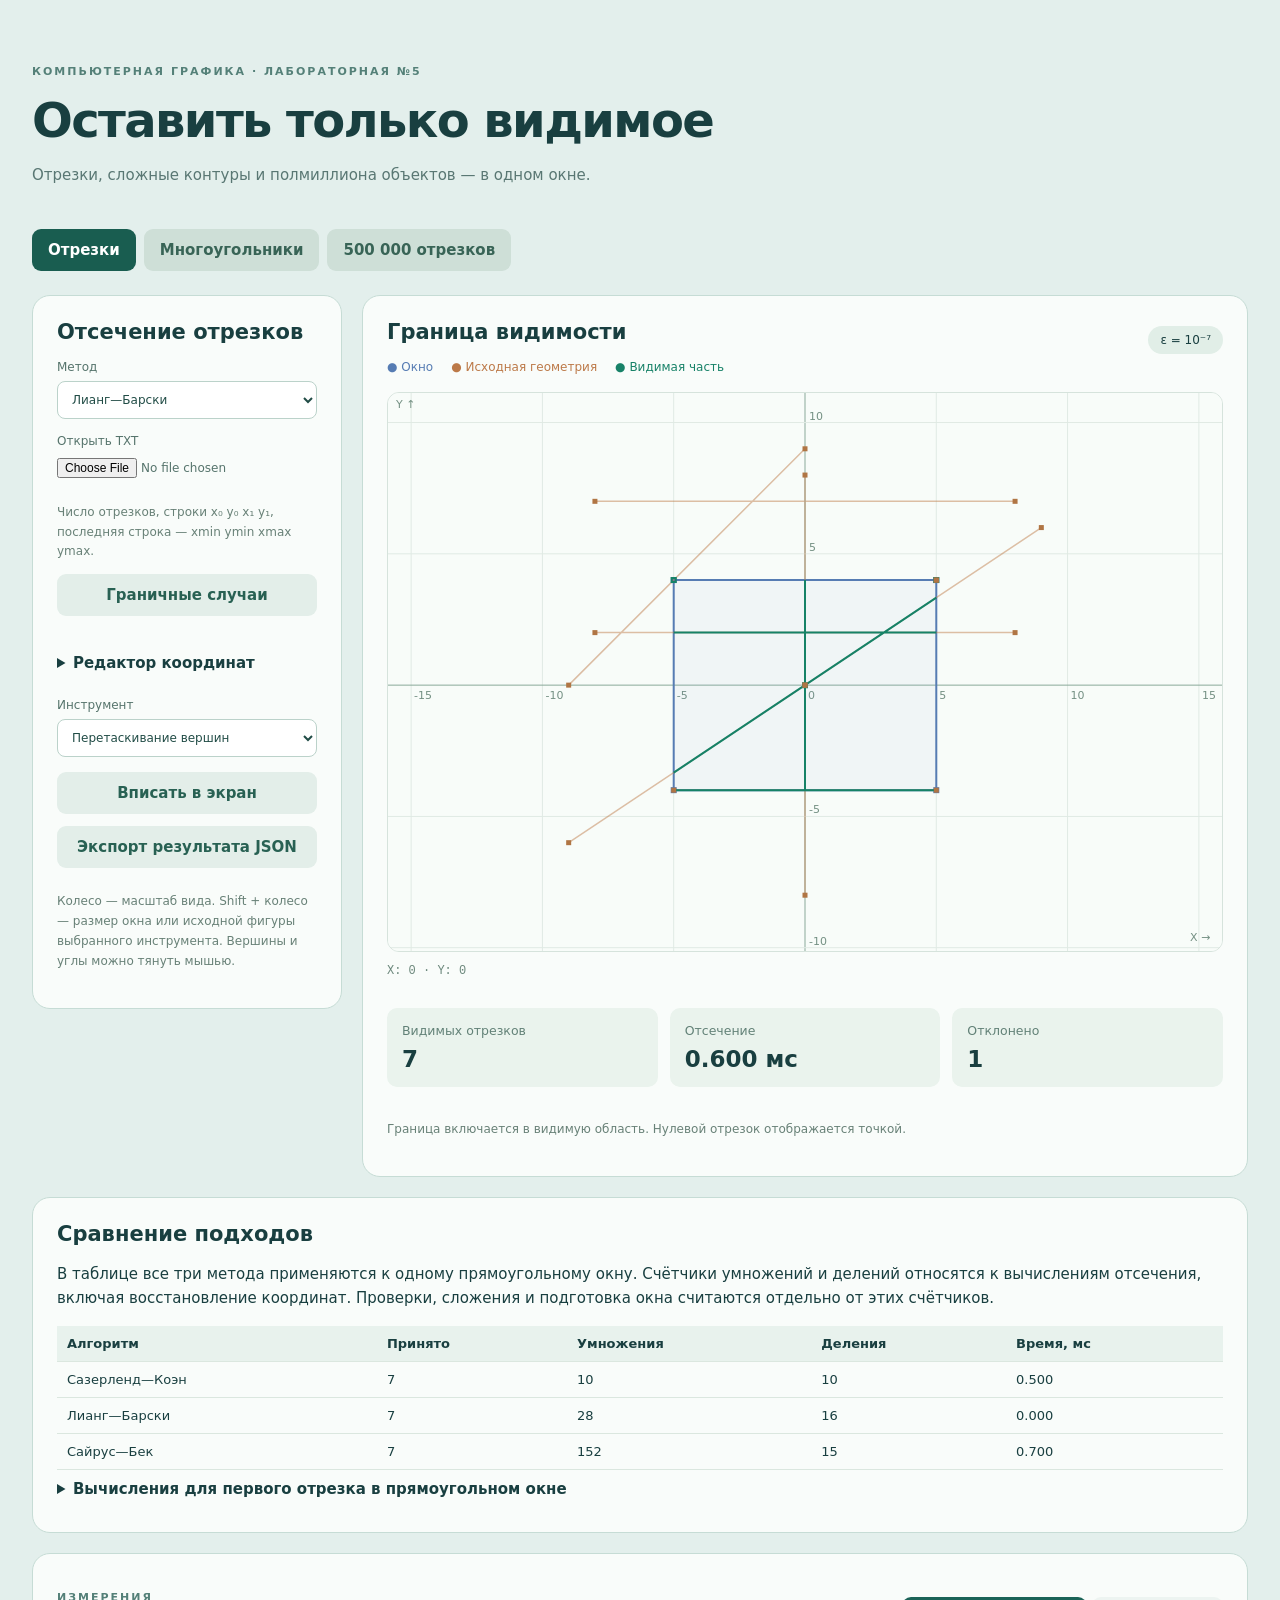
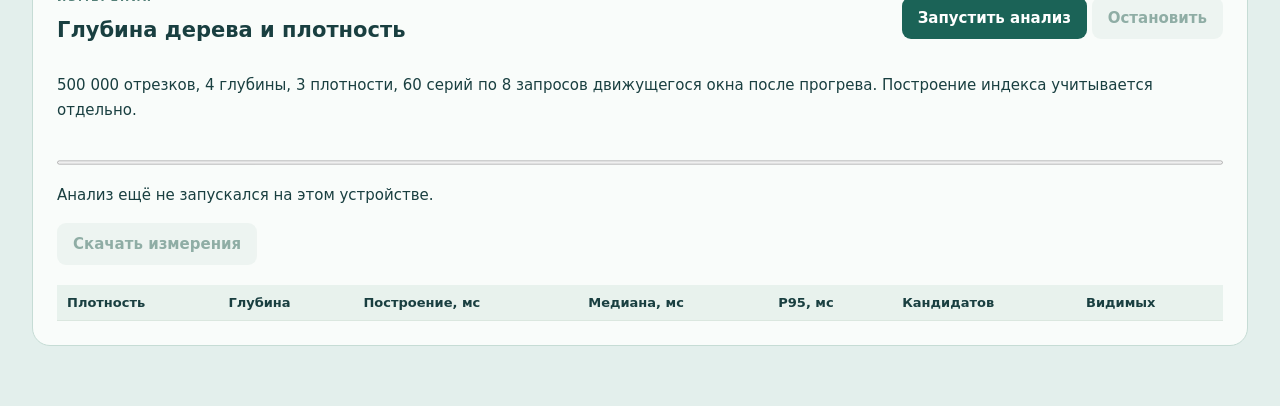
<file: pkg_5 2/Отсечение_геометрии.html>
<!doctype html><html lang="ru"><head><meta charset="utf-8"><meta name="viewport" content="width=device-width,initial-scale=1"><title>Отсечение геометрии</title><style>:root{font-family:system-ui,-apple-system,sans-serif;color:#193f40;background:#e3efec;font-size:15px}*{box-sizing:border-box}body{margin:0}main{max-width:1480px;margin:auto;padding:40px 32px}header{padding:12px 0 26px}h1{font-size:clamp(30px,4vw,48px);letter-spacing:-1.6px;margin:10px 0}h2{font-size:21px;margin:0 0 16px}.eyebrow{text-transform:uppercase;font-size:11px;letter-spacing:2px;color:#548078;font-weight:700}p{line-height:1.65}header>p:last-child{color:#597773}.workspace{display:grid;grid-template-columns:285px minmax(0,1fr);gap:20px}.panel,aside{background:#f9fcfa;border:1px solid #c6dcd5;border-radius:18px;padding:24px;min-width:0}section.panel{margin-bottom:20px}aside{align-self:start}label{display:block;font-size:12px;color:#56746c;margin-bottom:15px}input,select,button{font:inherit}input[type=number],select{width:100%;margin-top:7px;border:1px solid #bbd2ca;border-radius:8px;background:white;color:#214c46;padding:10px}input[type=range]{width:100%;accent-color:#257b68}.fields{display:grid;grid-template-columns:1fr 1fr;gap:0 12px}button{cursor:pointer;border:0;border-radius:9px;padding:12px 16px;background:#1b6357;color:white;font-weight:600}button:hover{filter:brightness(1.1)}button:disabled{opacity:.5;cursor:default}.secondary{background:#e3eee9;color:#286153}aside button{width:100%;margin:0 0 12px}output{float:right}.panel-head{display:flex;justify-content:space-between;align-items:center;gap:14px;flex-wrap:wrap}#viewport{position:relative;height:520px;overflow:hidden;border-radius:10px;border:1px solid #d5e3dd;touch-action:none;cursor:grab}canvas{display:block;width:100%;height:100%}#labels{position:absolute;inset:0;pointer-events:none;font:11px ui-monospace,monospace}#labels span{position:absolute;background:#f9fcfadd;color:#45685f;padding:1px 2px}.hint,#pointer{font-size:12px;color:#688177}#status{font-size:12px;color:#a34b28}.table-scroll{overflow:auto;max-height:310px}table{width:100%;border-collapse:collapse;font-size:13px;text-align:left}th,td{padding:10px;border-bottom:1px solid #dbe7df}th{position:sticky;top:0;background:#e8f2ed}summary{cursor:pointer;font-weight:600;padding:10px 0}progress{width:100%;height:9px;accent-color:#218676;margin-top:20px}#charts{display:grid;grid-template-columns:1fr 1fr;gap:24px;margin:20px 0}.chart{padding:18px;background:#eef5f1;border-radius:12px}.chart svg{width:100%;height:auto}.chart p{font-size:12px;margin:4px 0}.legend{display:flex;flex-wrap:wrap;gap:9px;font-size:11px}#json{margin-bottom:18px}@media(max-width:850px){main{padding:22px 14px}.workspace{grid-template-columns:1fr}aside{display:block}#viewport{height:430px}#charts{grid-template-columns:1fr}.panel,aside{padding:18px}.workspace aside{margin-bottom:20px}}
nav{display:flex;gap:8px;margin:0 0 24px;flex-wrap:wrap}nav button{background:#cedfd7;color:#386456}nav button.active{background:#195d50;color:white}.workspace{grid-template-columns:310px minmax(0,1fr)}.workspace aside{margin-bottom:20px}aside section{margin-bottom:16px}canvas{height:560px;border:1px solid #d6e3dc;border-radius:12px;touch-action:none;margin-top:18px;cursor:crosshair}textarea{width:100%;resize:vertical;border:1px solid #bfd5cb;border-radius:8px;padding:10px;font:12px ui-monospace,monospace;color:#31564b;background:#fff;margin-top:8px}input[type=file]{width:100%;font-size:12px;padding:10px 0}.check{display:flex;align-items:center;gap:8px}.metrics{display:grid;grid-template-columns:repeat(3,1fr);gap:12px;margin:18px 0}.metrics div{background:#eaf3ed;border-radius:10px;padding:15px}.metrics small{display:block;color:#628177}.metrics strong{display:block;margin-top:8px;font-size:23px}#error{color:#a6452c;font-size:13px}pre{font-size:12px;white-space:pre-wrap;overflow:auto;background:#edf4ef;padding:16px;border-radius:8px}.legend{font-size:12px;gap:18px}.blue{color:#567cb3}.orange{color:#bc7948}.green{color:#188268}#coordinate{font:12px ui-monospace,monospace;color:#6b877b}.badge{background:#e1eee7;border-radius:20px;padding:7px 12px;font-size:12px}.stage{display:flex;flex-direction:column}#sceneNote{margin-top:auto;padding-top:15px}#largeStatus{font-size:12px}#charts:empty{display:none}#downloadBench{margin-bottom:20px}[hidden]{display:none!important}@media(max-width:850px){.workspace{grid-template-columns:1fr}canvas{height:430px}.metrics{gap:6px}.metrics div{padding:10px}.metrics strong{font-size:18px}.metrics small{font-size:10px}}
</style></head><body><main>
<header><p class="eyebrow">Компьютерная графика · Лабораторная №5</p><h1>Оставить только видимое</h1><p>Отрезки, сложные контуры и полмиллиона объектов — в одном окне.</p></header>
<nav aria-label="Режим"><button data-mode="lines" class="active">Отрезки</button><button data-mode="polygons">Многоугольники</button><button data-mode="large">500 000 отрезков</button></nav>
<div class="workspace"><aside><section id="lineControls"><h2>Отсечение отрезков</h2><label>Метод<select id="algorithm"><option value="liang">Лианг—Барски</option><option value="cohen">Сазерленд—Коэн</option><option value="cyrus">Сайрус—Бек · выпуклое окно</option></select></label><label class="file">Открыть TXT<input type="file" id="file" accept=".txt,text/plain"></label><p class="hint">Число отрезков, строки x₀ y₀ x₁ y₁, последняя строка — xmin ymin xmax ymax.</p><button id="example" class="secondary">Граничные случаи</button></section>
<section id="polygonControls" hidden><h2>Сложные контуры</h2><label>Пример<select id="preset"><option value="split">Распад на две части</option><option value="hole">Многоугольник с отверстием</option><option value="cross">Самопересечение</option><option value="touch">Рёбра через вершины окна</option><option value="concave">Два вогнутых контура</option></select></label><p class="hint">Уайлер—Атертон: обход границ с разбиением самопересечений. Правило заполнения — even–odd.</p></section>
<section id="largeControls" hidden><h2>Большая сцена</h2><label>Число отрезков<select id="count"><option>500000</option><option>750000</option><option>1000000</option></select></label><label>Глубина дерева<select id="depth"><option>4</option><option>6</option><option selected>8</option><option>10</option></select></label><label>Плотность<select id="density"><option value="1">1× · равномерно</option><option value="4">4×</option><option value="16">16×</option></select></label><button id="generate">Построить индекс</button><label class="check"><input id="motion" type="checkbox" checked> Движение окна</label><label class="check"><input id="dynamic" type="checkbox" checked> Движение всей сцены + 256 локальных изменений / кадр</label><p id="largeStatus" role="status">Нажмите «Построить индекс».</p></section>
<section id="editor"><details><summary>Редактор координат</summary><label>Исходные данные<textarea id="source" rows="6" spellcheck="false"></textarea></label><label>Окно<textarea id="clip" rows="4" spellcheck="false"></textarea></label><button id="apply">Применить JSON</button><p class="hint" id="formatHint"></p></details></section>
<label>Инструмент<select id="tool"><option value="edit">Перетаскивание вершин</option><option value="window">Переместить окно</option><option value="shape">Переместить исходную фигуру</option><option value="pan">Переместить координатную плоскость</option></select></label><button id="fit" class="secondary">Вписать в экран</button><button id="export" class="secondary">Экспорт результата JSON</button><p class="hint">Колесо — масштаб вида. Shift + колесо — размер окна или исходной фигуры выбранного инструмента. Вершины и углы можно тянуть мышью.</p><p id="error" role="alert"></p></aside>
<section class="panel stage"><div class="panel-head"><h2 id="sceneTitle">Граница видимости</h2><span class="badge">ε = 10⁻⁷</span></div><div class="legend"><span class="blue">● Окно</span><span class="orange">● Исходная геометрия</span><span class="green">● Видимая часть</span></div><canvas id="canvas" aria-label="Координатная плоскость и результат отсечения"></canvas><p id="coordinate">X: 0 · Y: 0</p><div class="metrics"><div><small id="metricLabel">Видимых объектов</small><strong id="visible">0</strong></div><div><small id="timeLabel">Отсечение</small><strong id="time">0 мс</strong></div><div><small id="extraLabel">Отверстий</small><strong id="extra">0</strong></div></div><p id="sceneNote" class="hint"></p></section></div>
<section class="panel" id="comparison"><h2>Сравнение подходов</h2><p>В таблице все три метода применяются к одному прямоугольному окну. Счётчики умножений и делений относятся к вычислениям отсечения, включая восстановление координат. Проверки, сложения и подготовка окна считаются отдельно от этих счётчиков.</p><div class="table-scroll"><table><thead><tr><th>Алгоритм</th><th>Принято</th><th>Умножения</th><th>Деления</th><th>Время, мс</th></tr></thead><tbody id="operationRows"></tbody></table></div><details><summary>Вычисления для первого отрезка в прямоугольном окне</summary><pre id="trace"></pre></details></section>
<section class="panel"><div class="panel-head"><div><p class="eyebrow">Измерения</p><h2>Глубина дерева и плотность</h2></div><div><button id="benchmark">Запустить анализ</button> <button id="cancel" class="secondary" disabled>Остановить</button></div></div><p>500 000 отрезков, 4 глубины, 3 плотности, 60 серий по 8 запросов движущегося окна после прогрева. Построение индекса учитывается отдельно.</p><progress id="progress" value="0" max="12"></progress><p id="benchStatus" role="status">Анализ ещё не запускался на этом устройстве.</p><div id="charts"></div><button id="downloadBench" class="secondary" disabled>Скачать измерения</button><div class="table-scroll"><table><thead><tr><th>Плотность</th><th>Глубина</th><th>Построение, мс</th><th>Медиана, мс</th><th>P95, мс</th><th>Кандидатов</th><th>Видимых</th></tr></thead><tbody id="benchRows"></tbody></table></div></section>
</main><script>const Geometry={
  EPS:1e-7,
  cmp(a,b=0){return a>b+this.EPS?1:a<b-this.EPS?-1:0;},
  cross(a,b){return a[0]*b[1]-a[1]*b[0];},
  sub(a,b){return [a[0]-b[0],a[1]-b[1]];},
  same(a,b){return Math.hypot(a[0]-b[0],a[1]-b[1])<=this.EPS;},
  area(r){let sum=0;const o=r[0]||[0,0];for(let i=0;i<r.length;i++){const a=this.sub(r[i],o),b=this.sub(r[(i+1)%r.length],o);sum+=this.cross(a,b);}return sum/2;},
  bounds(rings){const p=rings.flat();return [Math.min(...p.map(p=>p[0])),Math.min(...p.map(p=>p[1])),Math.max(...p.map(p=>p[0])),Math.max(...p.map(p=>p[1]))];},
  rectRing(r){return [[r[0],r[1]],[r[2],r[1]],[r[2],r[3]],[r[0],r[3]]];},
  onSegment(p,a,b){const dx=b[0]-a[0],dy=b[1]-a[1],l=Math.hypot(dx,dy);if(l<=this.EPS)return this.same(p,a);return Math.abs(dx*(p[1]-a[1])-dy*(p[0]-a[0]))/l<=this.EPS&&p[0]>=Math.min(a[0],b[0])-this.EPS&&p[0]<=Math.max(a[0],b[0])+this.EPS&&p[1]>=Math.min(a[1],b[1])-this.EPS&&p[1]<=Math.max(a[1],b[1])+this.EPS;},
  locate(p,rings){let inside=false;for(const ring of rings)for(let i=0;i<ring.length;i++){const a=ring[i],b=ring[(i+1)%ring.length];if(this.onSegment(p,a,b))return 0;if((this.cmp(a[1],p[1])>0)!==(this.cmp(b[1],p[1])>0)){const x=a[0]+(p[1]-a[1])*(b[0]-a[0])/(b[1]-a[1]);if(x>p[0]+this.EPS)inside=!inside;}}return inside?1:-1;},
  intersections(a,b,c,d){const r=this.sub(b,a),s=this.sub(d,c),q=this.sub(c,a),lr=Math.hypot(...r),ls=Math.hypot(...s);if(lr<=this.EPS||ls<=this.EPS)return [];const den=this.cross(r,s),out=[];
    if(Math.abs(den)>this.EPS*Math.max(lr,ls)){const t=this.cross(q,s)/den,u=this.cross(q,r)/den;if(t>=-this.EPS/lr&&t<=1+this.EPS/lr&&u>=-this.EPS/ls&&u<=1+this.EPS/ls)out.push([Math.max(0,Math.min(1,t)),Math.max(0,Math.min(1,u))]);}
    else if(Math.abs(this.cross(q,r))/lr<=this.EPS){const tr=p=>((p[0]-a[0])*r[0]+(p[1]-a[1])*r[1])/(lr*lr),us=p=>((p[0]-c[0])*s[0]+(p[1]-c[1])*s[1])/(ls*ls);for(const p of [a,b,c,d])if(this.onSegment(p,a,b)&&this.onSegment(p,c,d))out.push([Math.max(0,Math.min(1,tr(p))),Math.max(0,Math.min(1,us(p)))]);}
    return out;
  },
  validateRings(rings){if(!Array.isArray(rings)||!rings.length)throw Error('Нужен хотя бы один контур.');let count=0;return rings.map(r=>{if(!Array.isArray(r)||r.length<3)throw Error('В контуре нужно не менее трёх вершин.');const clean=[];for(const p of r){if(!Array.isArray(p)||p.length!==2||!p.every(x=>Number.isFinite(x)&&Math.abs(x)<=1e6))throw Error('Координаты должны быть конечными числами в пределах ±1 000 000.');if(!clean.length||!this.same(p,clean.at(-1)))clean.push([...p]);}if(clean.length>1&&this.same(clean[0],clean.at(-1)))clean.pop();if(clean.length<3)throw Error('Контур вырожден в точку или отрезок.');count+=clean.length;if(count>400)throw Error('Для интерактивного отсечения допускается до 400 вершин.');return clean;});}
};
if(typeof module!=='undefined')module.exports=Geometry;
</script><script>const LineClipping={
  stats(){return {mul:0,div:0,tested:0,accepted:0,rejected:0};},
  code(x,y,r){return (x<r[0]-Geometry.EPS?1:0)|(x>r[2]+Geometry.EPS?2:0)|(y<r[1]-Geometry.EPS?4:0)|(y>r[3]+Geometry.EPS?8:0);},
  aabb(s,r){return ((Math.max(s[0],s[2])<r[0]-Geometry.EPS?1:0)|(Math.min(s[0],s[2])>r[2]+Geometry.EPS?2:0)|(Math.max(s[1],s[3])<r[1]-Geometry.EPS?4:0)|(Math.min(s[1],s[3])>r[3]+Geometry.EPS?8:0))===0;},
  liang(s,r,stats,trace){if(stats)stats.tested++;const dx=s[2]-s[0],dy=s[3]-s[1],p=[-dx,dx,-dy,dy],q=[s[0]-r[0],r[2]-s[0],s[1]-r[1],r[3]-s[1]];let lo=0,hi=1;
    for(let i=0;i<4;i++){if(Math.abs(p[i])<=Geometry.EPS){if(q[i]<-Geometry.EPS){if(stats)stats.rejected++;return null;}}else{if(stats)stats.div++;const t=q[i]/p[i];if(p[i]<-Geometry.EPS)lo=Math.max(lo,t);else hi=Math.min(hi,t);if(trace)trace.push({edge:i,p:p[i],q:q[i],t,lo,hi});if(lo>hi+Geometry.EPS/Math.max(1,Math.hypot(dx,dy))){if(stats)stats.rejected++;return null;}}}
    if(lo>hi){lo=hi=(lo+hi)/2;}if(stats){stats.mul+=4;stats.accepted++;}return [s[0]+lo*dx,s[1]+lo*dy,s[0]+hi*dx,s[1]+hi*dy];
  },
  cohen(s,r,stats,trace){if(stats)stats.tested++;let [x0,y0,x1,y1]=s,c0=this.code(x0,y0,r),c1=this.code(x1,y1,r);
    for(let i=0;i<16;i++){if(trace)trace.push({step:i,code0:c0.toString(2).padStart(4,'0'),code1:c1.toString(2).padStart(4,'0')});if(!(c0|c1)){if(stats)stats.accepted++;return [x0,y0,x1,y1];}if(c0&c1){if(stats)stats.rejected++;return null;}const c=c0||c1;let x,y;
      if(c&12){y=c&8?r[3]:r[1];if(Math.abs(y1-y0)<=Geometry.EPS){if(stats)stats.rejected++;return null;}x=x0+(x1-x0)*(y-y0)/(y1-y0);}else{x=c&2?r[2]:r[0];if(Math.abs(x1-x0)<=Geometry.EPS){if(stats)stats.rejected++;return null;}y=y0+(y1-y0)*(x-x0)/(x1-x0);}if(stats){stats.mul++;stats.div++;}if(c===c0){x0=x;y0=y;c0=this.code(x0,y0,r);}else{x1=x;y1=y;c1=this.code(x1,y1,r);}}
    throw Error('Превышено число итераций отсечения.');
  },
  convex(ring){const g=Geometry;if(ring.length<3||Math.abs(g.area(ring))<=g.EPS*g.EPS)throw Error('Окно должно быть невырожденным выпуклым многоугольником.');const sign=g.area(ring)>0?1:-1;for(let i=0;i<ring.length;i++){const a=ring[i],b=ring[(i+1)%ring.length],d=g.sub(b,a),len=Math.hypot(...d);if(len<=g.EPS)throw Error('Совпадающие вершины окна.');for(const p of ring)if(sign*g.cross(d,g.sub(p,a))/len<-g.EPS)throw Error('Для Сайруса—Бека окно должно быть выпуклым.');}return sign;},
  cyrus(s,ring,stats){const sign=this.convex(ring),dx=s[2]-s[0],dy=s[3]-s[1],lenD=Math.hypot(dx,dy);let lo=0,hi=1;if(stats)stats.tested++;
    for(let i=0;i<ring.length;i++){const a=ring[i],b=ring[(i+1)%ring.length],nx=sign*(a[1]-b[1]),ny=sign*(b[0]-a[0]),l=Math.hypot(nx,ny),f=nx*(s[0]-a[0])+ny*(s[1]-a[1]),den=nx*dx+ny*dy;if(stats)stats.mul+=4;if(Math.abs(den)<=Geometry.EPS*l){if(f<-Geometry.EPS*l){if(stats)stats.rejected++;return null;}}else{const t=-f/den;if(stats)stats.div++;if(den>Geometry.EPS*l)lo=Math.max(lo,t);else hi=Math.min(hi,t);if(lo>hi+Geometry.EPS/Math.max(1,lenD)){if(stats)stats.rejected++;return null;}}}
    if(lo>hi)lo=hi=(lo+hi)/2;if(stats){stats.accepted++;stats.mul+=4;}return [s[0]+dx*lo,s[1]+dy*lo,s[0]+dx*hi,s[1]+dy*hi];
  }
};
if(typeof module!=='undefined')module.exports=LineClipping;
</script><script>const PolygonClipping={
  intersect(subject,clip){
    const g=Geometry,A=g.validateRings(subject),B=g.validateRings(clip),edges=[];
    for(const [owner,rings] of [[0,A],[1,B]])for(const ring of rings)for(let i=0;i<ring.length;i++)edges.push({a:ring[i],b:ring[(i+1)%ring.length],owner,cuts:[0,1]});
    let intersections=0;
    for(let i=0;i<edges.length;i++)for(let j=i+1;j<edges.length;j++){const e=edges[i],f=edges[j];if(Math.max(e.a[0],e.b[0])<Math.min(f.a[0],f.b[0])-g.EPS||Math.max(f.a[0],f.b[0])<Math.min(e.a[0],e.b[0])-g.EPS||Math.max(e.a[1],e.b[1])<Math.min(f.a[1],f.b[1])-g.EPS||Math.max(f.a[1],f.b[1])<Math.min(e.a[1],e.b[1])-g.EPS)continue;for(const [t,u] of g.intersections(e.a,e.b,f.a,f.b)){e.cuts.push(t);f.cuts.push(u);intersections++;}}
    const vertices=[],buckets=new Map(),size=g.EPS*2;
    const vertex=p=>{const ix=Math.floor(p[0]/size),iy=Math.floor(p[1]/size);for(let x=ix-1;x<=ix+1;x++)for(let y=iy-1;y<=iy+1;y++)for(const id of buckets.get(x+','+y)||[])if(g.same(p,vertices[id].p))return id;const id=vertices.length,key=ix+','+iy;vertices.push({p,out:[]});if(!buckets.has(key))buckets.set(key,[]);buckets.get(key).push(id);return id;};
    const arcs=[],seen=new Set();
    for(const e of edges){const dx=e.b[0]-e.a[0],dy=e.b[1]-e.a[1],length=Math.hypot(dx,dy);e.cuts.sort((a,b)=>a-b);const cuts=e.cuts.filter((t,i,arr)=>i===0||(t-arr[i-1])*length>g.EPS);
      for(let i=1;i<cuts.length;i++){const t0=cuts[i-1],t1=cuts[i],a=[e.a[0]+dx*t0,e.a[1]+dy*t0],b=[e.a[0]+dx*t1,e.a[1]+dy*t1],mid=[(a[0]+b[0])/2,(a[1]+b[1])/2],len=(t1-t0)*length;if(len<=g.EPS)continue;
        let delta=Math.min(len*.1,g.EPS*8),left,right;
        for(let k=0;k<4;k++){const n=[-dy/length*delta,dx/length*delta],l=[mid[0]+n[0],mid[1]+n[1]],r=[mid[0]-n[0],mid[1]-n[1]],al=g.locate(l,A),bl=g.locate(l,B),ar=g.locate(r,A),br=g.locate(r,B);left=al>0&&bl>0;right=ar>0&&br>0;if(al!==0&&bl!==0&&ar!==0&&br!==0)break;delta*=2;}
        if(left===right)continue;const from=vertex(left?a:b),to=vertex(left?b:a),key=from+':'+to;if(from===to||seen.has(key))continue;seen.add(key);const id=arcs.length;arcs.push({from,to,owner:e.owner,used:false});vertices[from].out.push(id);
      }
    }
    const rings=[];
    for(let seed=0;seed<arcs.length;seed++){if(arcs[seed].used)continue;let current=seed;const ring=[];
      for(let guard=0;guard<=arcs.length;guard++){const arc=arcs[current];if(arc.used){if(current!==seed)throw Error('Не удалось замкнуть контур при заданной точности.');break;}arc.used=true;ring.push(vertices[arc.from].p);const v=vertices[arc.to],back=Math.atan2(vertices[arc.from].p[1]-v.p[1],vertices[arc.from].p[0]-v.p[0]);let next=-1,best=Infinity;
        for(const id of v.out){if(arcs[id].used&&id!==seed)continue;const p=vertices[arcs[id].to].p,angle=Math.atan2(p[1]-v.p[1],p[0]-v.p[0]),turn=(back-angle+Math.PI*2)%(Math.PI*2);if(turn<best){best=turn;next=id;}}
        if(next<0)throw Error('Разрыв границы: увеличьте расстояние между почти совпадающими рёбрами.');current=next;if(current===seed)break;
      }
      if(ring.length>=3&&Math.abs(g.area(ring))>g.EPS*g.EPS)rings.push(ring);
    }
    return {rings,components:rings.filter(r=>g.area(r)>g.EPS*g.EPS).length,holes:rings.filter(r=>g.area(r)<-g.EPS*g.EPS).length,area:rings.reduce((s,r)=>s+g.area(r),0),intersections,edges:arcs.length};
  }
};
if(typeof module!=='undefined')module.exports=PolygonClipping;
</script><script>class Quadtree {
  constructor(data,depth=8,capacity=48,bounds=[-11000,-11000,11000,11000]){this.data=data;this.depth=depth;this.capacity=capacity;this.owner=new Array(data.length/4);this.slots=new Int32Array(data.length/4);this.root=this.node(bounds,0);for(let id=0;id<data.length/4;id++)this.insert(id);}
  node(box,level){return {box,level,ids:[],children:null};}
  box(id){const i=id*4,d=this.data;return [Math.min(d[i],d[i+2]),Math.min(d[i+1],d[i+3]),Math.max(d[i],d[i+2]),Math.max(d[i+1],d[i+3])];}
  child(n,b){const mx=(n.box[0]+n.box[2])/2,my=(n.box[1]+n.box[3])/2,x=b[2]<mx-Geometry.EPS?0:b[0]>mx+Geometry.EPS?1:-1,y=b[3]<my-Geometry.EPS?0:b[1]>my+Geometry.EPS?1:-1;return x<0||y<0?-1:y*2+x;}
  split(n){const [x0,y0,x1,y1]=n.box,mx=(x0+x1)/2,my=(y0+y1)/2;n.children=[[x0,y0,mx,my],[mx,y0,x1,my],[x0,my,mx,y1],[mx,my,x1,y1]].map(b=>this.node(b,n.level+1));const ids=n.ids;n.ids=[];for(const id of ids)this.insert(id,n);}
  insert(id,node=this.root){const b=this.box(id);let n=node;while(n.children){const c=this.child(n,b);if(c<0)break;n=n.children[c];}this.owner[id]=n;this.slots[id]=n.ids.length;n.ids.push(id);if(!n.children&&n.ids.length>this.capacity&&n.level<this.depth)this.split(n);}
  remove(id){const n=this.owner[id],slot=this.slots[id],last=n.ids.pop();if(slot<n.ids.length){n.ids[slot]=last;this.slots[last]=slot;}this.owner[id]=null;}
  update(id,s){this.remove(id);this.data.set(s,id*4);this.insert(id);}
  query(r,stats={nodes:0,candidates:0}){const result=[],d=this.data,eps=Geometry.EPS;
    const visit=n=>{stats.nodes++;const b=n.box;if(b[2]<r[0]-eps||b[0]>r[2]+eps||b[3]<r[1]-eps||b[1]>r[3]+eps)return;for(const id of n.ids){stats.candidates++;const i=id*4;const mask=(Math.max(d[i],d[i+2])<r[0]-eps?1:0)|(Math.min(d[i],d[i+2])>r[2]+eps?2:0)|(Math.max(d[i+1],d[i+3])<r[1]-eps?4:0)|(Math.min(d[i+1],d[i+3])>r[3]+eps?8:0);if(mask)continue;result.push(id);}if(n.children)for(const child of n.children)visit(child);};visit(this.root);return result;
  }
}
if(typeof module!=='undefined')module.exports=Quadtree;
</script><script>const Data={
  random(seed=5){return ()=>{seed=(Math.imul(seed,1664525)+1013904223)>>>0;return seed/4294967296;};},
  generate(n=500000,density=1,seed=20261105){const rand=this.random(seed),d=new Float64Array(n*4),span=10000/Math.sqrt(density);for(let i=0;i<n;i++){const x=(rand()*2-1)*span,y=(rand()*2-1)*span,angle=rand()*Math.PI*2,length=2+rand()*30;d.set([x,y,x+Math.cos(angle)*length,y+Math.sin(angle)*length],i*4);}return d;},
  parse(text){const rows=text.replace(/^\uFEFF/,'').trim().split(/\r?\n/).filter(s=>s.trim()).map(s=>s.trim().split(/\s+/).map(Number)),n=rows[0]?.[0];if(rows[0]?.length!==1||!Number.isInteger(n)||n<0||n>1000000||rows.length!==n+2)throw Error('TXT: первая строка — число отрезков, затем n строк по 4 координаты и строка окна.');for(const r of rows.slice(1))if(r.length!==4||!r.every(v=>Number.isFinite(v)&&Math.abs(v)<=1e6))throw Error('Ожидаются четыре конечные координаты в пределах ±1 000 000.');const rect=rows.at(-1);if(rect[2]-rect[0]<=Geometry.EPS||rect[3]-rect[1]<=Geometry.EPS)throw Error('Окно должно иметь положительную ширину и высоту.');return {segments:rows.slice(1,-1),rect};},
  examples:{
    lines:{rect:[-5,-4,5,4],segments:[[-9,-6,9,6],[-8,2,8,2],[0,-8,0,8],[-5,-4,5,-4],[5,4,5,4],[-8,7,8,7],[-9,0,0,9],[0,0,0,0]]},
    split:{subject:[[[-8,-6],[-3,-6],[-3,3],[3,3],[3,-6],[8,-6],[8,7],[-8,7]]],clip:[[[-10,-5],[10,-5],[10,1],[-10,1]]]},
    hole:{subject:[[[-8,-7],[8,-7],[8,7],[-8,7]],[[-3,-2],[-3,2],[3,2],[3,-2]]],clip:[[[-6,-5],[6,-5],[6,5],[-6,5]]]},
    cross:{subject:[[[-8,-6],[8,6],[-8,6],[8,-6]]],clip:[[[-6,-5],[6,-5],[6,5],[-6,5]]]},
    touch:{subject:[[[-8,0],[0,-8],[8,0],[0,8]]],clip:[[[-4,-4],[4,-4],[4,4],[-4,4]]]},
    concave:{subject:[[[-8,-6],[8,-6],[8,6],[2,6],[2,0],[-2,0],[-2,6],[-8,6]]],clip:[[[-6,-4],[6,-4],[6,4],[0,2],[-6,4]]]}
  }
};
if(typeof module!=='undefined')module.exports=Data;
</script><script>const Benchmark={
  async run(progress=()=>{}){const result={date:new Date().toISOString(),environment:typeof navigator==='undefined'?process.version:navigator.userAgent,seed:20261105,count:500000,rows:[],operations:[]};let done=0;
    for(const density of [1,4,16]){const data=Data.generate(500000,density);for(const depth of [4,6,8,10]){const start=performance.now(),tree=new Quadtree(data,depth),build=performance.now()-start,times=[];let candidates=0,visible=0,nodes=0;const queries=[];for(let frame=0;frame<512;frame++){const x=1300*Math.cos(frame*.17),y=1100*Math.sin(frame*.13);queries.push([x-300,y-200,x+300,y+200]);}
        for(let q=0;q<queries.length;q+=8){const stats={nodes:0,candidates:0},begin=performance.now();let count=0;for(let batch=0;batch<8;batch++){const r=queries[q+batch],ids=tree.query(r,stats);for(const id of ids){const i=id*4;if(LineClipping.liang([data[i],data[i+1],data[i+2],data[i+3]],r))count++;}}const elapsed=(performance.now()-begin)/8;if(q>=32){times.push(elapsed);candidates+=stats.candidates/8;visible+=count/8;nodes+=stats.nodes/8;}}
        times.sort((a,b)=>a-b);result.rows.push({density,depth,buildMs:build,medianMs:times[30],p95Ms:times[56],maxMs:times.at(-1),candidates:candidates/60,visible:visible/60,nodes:nodes/60});progress({done:++done,total:12,result});await new Promise(r=>setTimeout(r,0));
      }
    }
    const data=Data.generate(500000),r=[-300,-200,300,200];
    for(const algorithm of ['cohen','liang'])for(const filter of [false,true]){const stats=LineClipping.stats(),start=performance.now();let preRejected=0;for(let i=0;i<data.length;i+=4){const s=[data[i],data[i+1],data[i+2],data[i+3]];if(filter&&!LineClipping.aabb(s,r)){preRejected++;continue;}LineClipping[algorithm](s,r,stats);}result.operations.push({algorithm,filter,...stats,preRejected,ms:performance.now()-start});}
    return result;
  }
};
if(typeof module!=='undefined')module.exports=Benchmark;
</script><script>const WorkerSource={
  object(name,object){return `const ${name}={${Object.entries(object).map(([key,value])=>typeof value==='function'?value.toString():key+':'+JSON.stringify(value)).join(',')}};`;},
  create(){const src=[this.object('Geometry',Geometry),this.object('LineClipping',LineClipping),this.object('Data',Data),Quadtree.toString(),this.object('Benchmark',Benchmark),`let data,tree,iteration=0,shiftX=0,shiftY=0;
self.onmessage=async({data:message})=>{try{
if(message.type==='build'){const start=performance.now();data=Data.generate(message.count,message.density);tree=new Quadtree(data,message.depth);postMessage({type:'ready',buildMs:performance.now()-start,count:data.length/4});}
if(message.type==='query'){const start=performance.now();let updated=0;if(message.dynamic){for(let k=0;k<256;k++){const id=(iteration*256+k)%(data.length/4),i=id*4,dx=Math.sin(id+iteration*.02)*.8,dy=Math.cos(id-iteration*.02)*.8;tree.update(id,[data[i]+dx,data[i+1]+dy,data[i+2]+dx,data[i+3]+dy]);updated++;}iteration++;shiftX=80*Math.sin(iteration*.01);shiftY=60*Math.cos(iteration*.013);}const stats={nodes:0,candidates:0},ids=tree.query([message.rect[0]-shiftX,message.rect[1]-shiftY,message.rect[2]-shiftX,message.rect[3]-shiftY],stats),lines=[],original=[];for(const id of ids){const i=id*4,s=[data[i]+shiftX,data[i+1]+shiftY,data[i+2]+shiftX,data[i+3]+shiftY],clipped=LineClipping.liang(s,message.rect);original.push(...s);if(clipped)lines.push(...clipped);}const buffer=new Float64Array(lines);postMessage({type:'frame',buffer,original:new Float64Array(original),stats,updated,ms:performance.now()-start,rect:message.rect},[buffer.buffer]);}
if(message.type==='benchmark'){const result=await Benchmark.run(value=>postMessage({type:'progress',value}));postMessage({type:'benchmark',result});}
}catch(error){postMessage({type:'error',message:error.message});}};`].join('\n');const url=URL.createObjectURL(new Blob([src],{type:'text/javascript'})),worker=new Worker(url);URL.revokeObjectURL(url);return worker;}
};
</script><script>class SceneView {
  constructor(canvas){this.canvas=canvas;this.scale=24;this.cx=0;this.cy=0;}
  screen(p){return [(p[0]-this.cx)*this.scale+this.canvas.clientWidth/2,this.canvas.clientHeight/2-(p[1]-this.cy)*this.scale];}
  world(x,y){return [(x-this.canvas.clientWidth/2)/this.scale+this.cx,(this.canvas.clientHeight/2-y)/this.scale+this.cy];}
  fit(box){this.cx=(box[0]+box[2])/2;this.cy=(box[1]+box[3])/2;this.scale=Math.min(this.canvas.clientWidth/Math.max(2,(box[2]-box[0])*1.25),this.canvas.clientHeight/Math.max(2,(box[3]-box[1])*1.25));}
  draw(scene){const c=this.canvas,w=c.clientWidth,h=c.clientHeight;if(w<1||h<1)return;const dpr=Math.min(devicePixelRatio||1,2);if(c.width!==Math.round(w*dpr)||c.height!==Math.round(h*dpr)){c.width=Math.round(w*dpr);c.height=Math.round(h*dpr);}const ctx=c.getContext('2d');ctx.setTransform(dpr,0,0,dpr,0,0);ctx.fillStyle='#f8fcf9';ctx.fillRect(0,0,w,h);
    const raw=65/this.scale,mag=10**Math.floor(Math.log10(raw)),step=[1,2,5,10].find(v=>v*mag>=raw)*mag,bottom=this.world(0,h),top=this.world(w,0);ctx.font='11px system-ui';ctx.lineWidth=1;ctx.fillStyle='#749083';
    for(let x=Math.ceil(bottom[0]/step)*step;x<=top[0]+Geometry.EPS;x+=step){const sx=this.screen([x,0])[0];ctx.strokeStyle=Math.abs(x)<Geometry.EPS?'#8aa99a':'#e0eae4';ctx.beginPath();ctx.moveTo(sx,0);ctx.lineTo(sx,h);ctx.stroke();ctx.fillText(Number(x.toPrecision(5)),sx+3,Math.min(h-4,Math.max(12,this.screen([0,0])[1]+14)));}
    for(let y=Math.ceil(bottom[1]/step)*step;y<=top[1]+Geometry.EPS;y+=step){const sy=this.screen([0,y])[1];ctx.strokeStyle=Math.abs(y)<Geometry.EPS?'#8aa99a':'#e0eae4';ctx.beginPath();ctx.moveTo(0,sy);ctx.lineTo(w,sy);ctx.stroke();if(Math.abs(y)>Geometry.EPS)ctx.fillText(Number(y.toPrecision(5)),Math.min(w-45,Math.max(4,this.screen([0,0])[0]+4)),sy-3);}ctx.fillText('X →',w-32,h-10);ctx.fillText('Y ↑',8,15);
    const rings=(rs,stroke,fill,width=2,handles=false)=>{ctx.beginPath();for(const r of rs){if(!r.length)continue;let p=this.screen(r[0]);ctx.moveTo(...p);for(const v of r.slice(1))ctx.lineTo(...this.screen(v));ctx.closePath();}if(fill){ctx.fillStyle=fill;ctx.fill('evenodd');}ctx.strokeStyle=stroke;ctx.lineWidth=width;ctx.stroke();if(handles)for(const r of rs)for(const p of r){const [x,y]=this.screen(p);ctx.fillStyle=stroke;ctx.fillRect(x-3,y-3,6,6);}};
    const lines=(array,color,width)=>{ctx.strokeStyle=color;ctx.lineWidth=width;ctx.beginPath();for(let i=0;i<array.length;i+=4){const a=this.screen([array[i],array[i+1]]),b=this.screen([array[i+2],array[i+3]]);ctx.moveTo(...a);ctx.lineTo(...b);if(Math.hypot(a[0]-b[0],a[1]-b[1])<1)ctx.rect(a[0]-2,a[1]-2,4,4);}ctx.stroke();};
    if(scene.mode==='polygons'){rings(scene.subject,'#bc7948','#c9905120',2,true);rings(scene.clip,'#567cb3','#7896ca12',2,true);rings(scene.polygonResult?.rings||[],'#188268','#18826835',3);}
    else{const clip=scene.mode==='large'?[Geometry.rectRing(scene.frameRect||scene.bigRect)]:scene.algorithm==='cyrus'?[scene.convex]:[Geometry.rectRing(scene.rect)];rings(clip,'#567cb3','#7896ca10',2,scene.mode!=='large');const source=scene.mode==='large'?(scene.original||[]):scene.segments.flat();lines(source,'#bc79487a',1.5);lines(scene.mode==='large'?(scene.buffer||[]):scene.clipped.flat(),'#168267',2);if(scene.mode!=='large')for(const s of scene.segments)for(const p of [[s[0],s[1]],[s[2],s[3]]]){ctx.fillStyle='#b07544';const [x,y]=this.screen(p);ctx.fillRect(x-2.5,y-2.5,5,5);}}
  }
}
const View={
  charts(result){const host=document.getElementById('charts');host.replaceChildren();for(const axis of ['depth','density']){const box=document.createElement('div');box.className='chart';const rows=result.rows;if(!rows.length)continue;const maxY=Math.max(.01,...rows.map(r=>r.p95Ms))*1.1,groups=axis==='depth'?[1,4,16]:[4,6,8,10],xs=axis==='depth'?[4,6,8,10]:[1,4,16],colors=['#197b69','#bf7a42','#597bb0','#a45c81'];let svg='<svg viewBox="0 0 520 280"><path d="M55 20V235H495" fill="none" stroke="#8ca597"/>';
      for(let i=0;i<=4;i++){const y=235-i*52;svg+=`<path d="M55 ${y}H495" stroke="#d8e5dc"/><text x="2" y="${y+4}" font-size="11">${(maxY*i/4).toFixed(2)}</text>`;}xs.forEach((x,i)=>svg+=`<text x="${55+i*440/(xs.length-1)}" y="255" font-size="11" text-anchor="middle">${x}</text>`);let legend='';groups.forEach((group,k)=>{const data=rows.filter(r=>r[axis==='depth'?'density':'depth']===group).sort((a,b)=>a[axis]-b[axis]),points=data.map(r=>`${55+xs.indexOf(r[axis])*440/(xs.length-1)},${235-r.p95Ms/maxY*208}`).join(' ');svg+=`<polyline points="${points}" fill="none" stroke="${colors[k]}" stroke-width="2"/>`;for(const r of data)svg+=`<circle cx="${55+xs.indexOf(r[axis])*440/(xs.length-1)}" cy="${235-r.p95Ms/maxY*208}" r="3" fill="${colors[k]}"/>`;legend+=`<span style="color:${colors[k]}">● ${axis==='depth'?'Плотность':'Глубина'} ${group}</span>`;});svg+='<text x="55" y="13" font-size="11">P95, мс</text></svg>';box.innerHTML=`<h3>${axis==='depth'?'Глубина Quadtree':'Плотность данных'}</h3>${svg}<div class="legend">${legend}</div>`;host.append(box);}
    document.getElementById('benchRows').innerHTML=result.rows.map(r=>`<tr><td>${r.density}×</td><td>${r.depth}</td><td>${r.buildMs.toFixed(1)}</td><td>${r.medianMs.toFixed(3)}</td><td>${r.p95Ms.toFixed(3)}</td><td>${Math.round(r.candidates)}</td><td>${Math.round(r.visible)}</td></tr>`).join('');
  }
};
</script><script>const Lab5=(()=>{
  const $=id=>document.getElementById(id),copy=v=>JSON.parse(JSON.stringify(v)),scene={mode:'lines',algorithm:'liang',...copy(Data.examples.lines),convex:[[-6,-3],[2,-5],[6,0],[3,5],[-5,4]],...copy(Data.examples.split),clipped:[],bigRect:[-300,-200,300,200]},view=new SceneView($('canvas'));
  let worker=null,benchWorker=null,ready=false,pending=false,drag=null,dirty=true,benchResult=null,frameTimes=[],lastFrame=0,frameNumber=0,nextFrame=0;const performanceLog=[];
  const draw=()=>{view.draw(scene);dirty=false;};
  const editors=()=>{if(scene.mode==='polygons'){$('source').value=JSON.stringify(scene.subject);$('clip').value=JSON.stringify(scene.clip);$('formatHint').textContent='Массив контуров: [[[x,y],…],…]. Вложенные контуры создают отверстия.';}else{$('source').value=JSON.stringify(scene.segments);$('clip').value=JSON.stringify(scene.algorithm==='cyrus'?scene.convex:scene.rect);$('formatHint').textContent=scene.algorithm==='cyrus'?'Отрезки: [[x₀,y₀,x₁,y₁],…]. Окно: [[x,y],…].':'Отрезки: [[x₀,y₀,x₁,y₁],…]. Окно: [xmin,ymin,xmax,ymax].';}};
  const update=()=>{try{$('error').textContent='';const start=performance.now();if(scene.mode==='polygons'){scene.polygonResult=PolygonClipping.intersect(scene.subject,scene.clip);$('visible').textContent=scene.polygonResult.components;$('extra').textContent=scene.polygonResult.holes;$('sceneNote').textContent=`Площадь результата: ${scene.polygonResult.area.toFixed(4)} · Контуров: ${scene.polygonResult.rings.length}. Границы результата вычислены векторно.`;}else if(scene.mode==='lines'){scene.clipped=[];for(const s of scene.segments){const r=scene.algorithm==='cyrus'?LineClipping.cyrus(s,scene.convex):LineClipping[scene.algorithm](s,scene.rect);if(r)scene.clipped.push(r);}$('visible').textContent=scene.clipped.length;$('extra').textContent=scene.segments.length-scene.clipped.length;$('sceneNote').textContent='Граница включается в видимую область. Нулевой отрезок отображается точкой.';}else return;$('time').textContent=(performance.now()-start).toFixed(3)+' мс';
    if(scene.mode==='lines'){let html='';for(const name of ['cohen','liang','cyrus']){const st=LineClipping.stats(),begin=performance.now(),ring=Geometry.rectRing(scene.rect);for(const s of scene.segments){if(name==='cyrus')LineClipping.cyrus(s,ring,st);else LineClipping[name](s,scene.rect,st);}html+=`<tr><td>${{cohen:'Сазерленд—Коэн',liang:'Лианг—Барски',cyrus:'Сайрус—Бек'}[name]}</td><td>${st.accepted}</td><td>${st.mul}</td><td>${st.div}</td><td>${(performance.now()-begin).toFixed(3)}</td></tr>`;}$('operationRows').innerHTML=html;const trace=[];if(scene.segments.length)LineClipping[scene.algorithm==='cohen'?'cohen':'liang'](scene.segments[0],scene.rect,null,trace);$('trace').textContent=JSON.stringify(trace,null,2);}dirty=true;
  }catch(e){$('error').textContent=e.message;}};
  const fit=()=>{let box;if(scene.mode==='large')box=[-2300,-1800,2300,1800];else if(scene.mode==='polygons')box=Geometry.bounds([...scene.subject,...scene.clip]);else box=Geometry.bounds([scene.segments.flatMap(s=>[[s[0],s[1]],[s[2],s[3]]]),scene.algorithm==='cyrus'?scene.convex:Geometry.rectRing(scene.rect)]);view.fit(box);dirty=true;};
  const setMode=mode=>{scene.mode=mode;$('tool').querySelector('option[value=shape]').disabled=mode==='large';if(mode==='large'&&$('tool').value==='shape')$('tool').value='window';for(const button of document.querySelectorAll('nav button'))button.classList.toggle('active',button.dataset.mode===mode);$('lineControls').hidden=mode!=='lines';$('polygonControls').hidden=mode!=='polygons';$('largeControls').hidden=mode!=='large';$('editor').hidden=mode==='large';$('comparison').hidden=mode!=='lines';$('metricLabel').textContent=mode==='polygons'?'Частей результата':'Видимых отрезков';$('extraLabel').textContent=mode==='large'?'Кадров / с':mode==='lines'?'Отклонено':'Отверстий';$('timeLabel').textContent=mode==='large'?'Индекс + отсечение':'Отсечение';editors();update();fit();};
  document.querySelectorAll('nav button').forEach(b=>b.onclick=()=>setMode(b.dataset.mode));$('algorithm').onchange=()=>{scene.algorithm=$('algorithm').value;editors();update();};$('example').onclick=()=>{Object.assign(scene,copy(Data.examples.lines));editors();update();fit();};$('preset').onchange=()=>{Object.assign(scene,copy(Data.examples[$('preset').value]));editors();update();fit();};
  const validateSegments=s=>{if(!Array.isArray(s)||s.length>10000||s.some(a=>!Array.isArray(a)||a.length!==4||a.some(x=>!Number.isFinite(x)||Math.abs(x)>1e6)))throw Error('Нужен массив не более 10 000 отрезков из четырёх конечных координат ±1 000 000.');return s;};
  $('apply').onclick=()=>{try{const a=JSON.parse($('source').value),b=JSON.parse($('clip').value);if(scene.mode==='polygons'){const subject=Geometry.validateRings(a),clip=Geometry.validateRings(b);PolygonClipping.intersect(subject,clip);Object.assign(scene,{subject,clip});}else{validateSegments(a);if(scene.algorithm==='cyrus'){Geometry.validateRings([b]);LineClipping.convex(b);scene.convex=b;}else{if(!Array.isArray(b)||b.length!==4||!b.every(v=>Number.isFinite(v)&&Math.abs(v)<=1e6)||b[2]-b[0]<=Geometry.EPS||b[3]-b[1]<=Geometry.EPS)throw Error('Проверьте границы окна.');scene.rect=b;}scene.segments=a;}update();fit();}catch(e){$('error').textContent=e.message;}};
  $('file').onchange=async()=>{try{const file=$('file').files[0];if(!file)return;if(file.size>100000000)throw Error('Размер TXT превышает 100 МБ.');const data=Data.parse(await file.text());validateSegments(data.segments);Object.assign(scene,data);scene.algorithm='liang';$('algorithm').value='liang';setMode('lines');}catch(e){$('error').textContent=e.message;}};$('fit').onclick=fit;
  const download=(value,name)=>{const url=URL.createObjectURL(new Blob([JSON.stringify(value,null,2)],{type:'application/json'})),a=document.createElement('a');a.href=url;a.download=name;a.click();setTimeout(()=>URL.revokeObjectURL(url),3000);};$('export').onclick=()=>download(scene.mode==='polygons'?scene.polygonResult:scene.mode==='large'?{window:scene.bigRect,segments:Array.from(scene.buffer||[]),performance:performanceLog.slice(-600)}:{segments:scene.clipped,algorithm:scene.algorithm},'clipping-result.json');
  const point=e=>{const r=$('canvas').getBoundingClientRect();return view.world(e.clientX-r.left,e.clientY-r.top);};
  const transform=(target,dx,dy,factor=1,center=[0,0])=>{const p=q=>[(q[0]-center[0])*factor+center[0]+dx,(q[1]-center[1])*factor+center[1]+dy];if(target==='shape'){if(scene.mode==='polygons')scene.subject=scene.subject.map(r=>r.map(p));else scene.segments=scene.segments.map(s=>[...p(s.slice(0,2)),...p(s.slice(2))]);}else if(scene.mode==='polygons')scene.clip=scene.clip.map(r=>r.map(p));else if(scene.mode==='large')scene.bigRect=[...p(scene.bigRect.slice(0,2)),...p(scene.bigRect.slice(2))];else if(scene.algorithm==='cyrus')scene.convex=scene.convex.map(p);else scene.rect=[...p(scene.rect.slice(0,2)),...p(scene.rect.slice(2))];};
  $('canvas').onpointerdown=e=>{const p=point(e);$('canvas').setPointerCapture(e.pointerId);drag={p,tool:$('tool').value,snapshot:copy({segments:scene.segments,rect:scene.rect,convex:scene.convex,subject:scene.subject,clip:scene.clip,bigRect:scene.bigRect})};if(scene.mode==='large')$('motion').checked=false;if(drag.tool==='edit'){let best=9/view.scale,hit=null;const test=(q,ref)=>{const d=Math.hypot(q[0]-p[0],q[1]-p[1]);if(d<best){best=d;hit=ref;}};if(scene.mode==='polygons')for(const key of ['subject','clip'])scene[key].forEach((r,i)=>r.forEach((q,j)=>test(q,{key,i,j})));else if(scene.mode==='lines'){scene.segments.forEach((s,i)=>{test(s.slice(0,2),{key:'segments',i,j:0});test(s.slice(2),{key:'segments',i,j:2});});if(scene.algorithm==='cyrus')scene.convex.forEach((q,i)=>test(q,{key:'convex',i}));else Geometry.rectRing(scene.rect).forEach((q,i)=>test(q,{key:'rect',i}));}drag.hit=hit;if(!hit)drag.tool=scene.mode==='large'?'window':'pan';}};
  $('canvas').onpointermove=e=>{const p=point(e);$('coordinate').textContent=`X: ${p[0].toFixed(3)} · Y: ${p[1].toFixed(3)}`;if(!drag)return;const dx=p[0]-drag.p[0],dy=p[1]-drag.p[1];if(drag.tool==='pan'){view.cx-=dx;view.cy-=dy;dirty=true;return;}if(drag.hit){const h=drag.hit;if(h.key==='segments'){scene.segments[h.i][h.j]=p[0];scene.segments[h.i][h.j+1]=p[1];}else if(h.key==='rect'){const r=scene.rect;if(h.i===0||h.i===3)r[0]=Math.min(p[0],r[2]-Geometry.EPS*10);else r[2]=Math.max(p[0],r[0]+Geometry.EPS*10);if(h.i<2)r[1]=Math.min(p[1],r[3]-Geometry.EPS*10);else r[3]=Math.max(p[1],r[1]+Geometry.EPS*10);}else if(h.key==='convex')scene.convex[h.i]=p;else scene[h.key][h.i][h.j]=p;}else transform(drag.tool,dx,dy);drag.p=p;update();editors();dirty=true;};
  $('canvas').onpointerup=()=>{if(drag&&$('error').textContent){Object.assign(scene,drag.snapshot);update();editors();}drag=null;};$('canvas').onpointercancel=()=>drag=null;
  $('canvas').addEventListener('wheel',e=>{e.preventDefault();const p=point(e),factor=e.deltaY<0?1.1:1/1.1;if(e.shiftKey){transform($('tool').value==='shape'?'shape':'window',0,0,factor,p);if(scene.mode==='large')$('motion').checked=false;editors();update();}else{view.scale=Math.min(10000,Math.max(.00001,view.scale*factor));const q=point(e);view.cx+=p[0]-q[0];view.cy+=p[1]-q[1];}dirty=true;},{passive:false});
  $('generate').onclick=()=>{if(worker)worker.terminate();ready=false;pending=false;lastFrame=0;frameTimes=[];performanceLog.length=0;$('generate').disabled=true;$('largeStatus').textContent='Генерация отрезков и построение Quadtree…';try{worker=WorkerSource.create();worker.onmessage=({data:m})=>{if(m.type==='ready'){ready=true;$('generate').disabled=false;$('largeStatus').textContent=`${m.count.toLocaleString('ru')} отрезков · подготовка ${m.buildMs.toFixed(0)} мс`;fit();}else if(m.type==='frame'){pending=false;scene.buffer=m.buffer;scene.original=m.original;scene.frameRect=m.rect;if(scene.mode!=='large')return;const begin=performance.now();draw();const now=performance.now(),renderMs=now-begin;if(lastFrame){const interval=now-lastFrame;frameTimes.push(interval);if(frameTimes.length>120)frameTimes.shift();performanceLog.push({interval,queryMs:m.ms,renderMs,candidates:m.stats.candidates,visible:m.buffer.length/4,updated:m.updated});if(performanceLog.length>1800)performanceLog.shift();}lastFrame=now;$('visible').textContent=m.buffer.length/4;$('time').textContent=m.ms.toFixed(2)+' мс';$('extra').textContent=frameTimes.length?(1000/(frameTimes.reduce((a,b)=>a+b,0)/frameTimes.length)).toFixed(1):'—';$('sceneNote').textContent=`Просмотрено узлов: ${m.stats.nodes}; AABB-проверок: ${m.stats.candidates}; изменено отрезков: ${m.updated}. Показаны все видимые отрезки, без прореживания.`;}else if(m.type==='error'){$('error').textContent=m.message;pending=false;$('generate').disabled=false;}};worker.onerror=e=>{$('error').textContent=e.message;pending=false;$('generate').disabled=false;};worker.postMessage({type:'build',count:Number($('count').value),depth:Number($('depth').value),density:Number($('density').value)});}catch(e){$('error').textContent=e.message;$('generate').disabled=false;}};
  const stopBench=()=>{if(benchWorker)benchWorker.terminate();benchWorker=null;$('benchmark').disabled=false;$('cancel').disabled=true;};$('benchmark').onclick=()=>{if(worker){worker.terminate();worker=null;ready=false;$('largeStatus').textContent='Большая сцена остановлена на время независимых измерений.';}benchResult=null;$('benchmark').disabled=true;$('cancel').disabled=false;$('downloadBench').disabled=true;$('progress').value=0;$('benchStatus').textContent='Построение индексов и измерения…';benchWorker=WorkerSource.create();benchWorker.onmessage=({data:m})=>{if(m.type==='progress'){$('progress').value=m.value.done;$('benchStatus').textContent=`Выполнено ${m.value.done} / ${m.value.total}`;View.charts(m.value.result);}else if(m.type==='benchmark'){benchResult=m.result;View.charts(benchResult);$('downloadBench').disabled=false;$('benchStatus').textContent='Готово. Графики отражают замеры этого устройства.';stopBench();}else if(m.type==='error'){$('benchStatus').textContent=m.message;stopBench();}};benchWorker.onerror=e=>{$('benchStatus').textContent=e.message;stopBench();};benchWorker.postMessage({type:'benchmark'});};$('cancel').onclick=()=>{stopBench();$('benchStatus').textContent='Остановлено. Показаны завершённые измерения.';};$('downloadBench').onclick=()=>download(benchResult,'benchmark-results.json');
  function frame(){if(scene.mode==='large'&&ready&&!pending&&performance.now()>=nextFrame){nextFrame=Math.max(nextFrame+1000/60,performance.now()+1);if($('motion').checked){const t=performance.now()*.0009,cx=1300*Math.cos(t),cy=1100*Math.sin(t*.77),w=(scene.bigRect[2]-scene.bigRect[0])/2,h=(scene.bigRect[3]-scene.bigRect[1])/2;scene.bigRect=[cx-w,cy-h,cx+w,cy+h];}pending=true;worker.postMessage({type:'query',rect:scene.bigRect,dynamic:$('dynamic').checked});}else if(dirty)draw();requestAnimationFrame(frame);}new ResizeObserver(()=>dirty=true).observe($('canvas'));setMode('lines');requestAnimationFrame(frame);return {scene,view,update,setMode,performanceLog,get benchmark(){return benchResult;}};
})();
</script></body></html>
</file>
<file: pkg_2/styles.css>
*{box-sizing:border-box}body{margin:0;background:#dcebea;color:#163e40;font:14px/1.5 system-ui,-apple-system,BlinkMacSystemFont,"Segoe UI",sans-serif}main{max-width:1600px;margin:auto;padding:30px 34px}button,input,select{font:inherit}button{cursor:pointer}button,input,select{border:1px solid #b5cfca;border-radius:8px;background:#f8fcfb;color:#163e40;padding:9px 13px}button:hover:not(:disabled){border-color:#26867c;background:#e4f2ed}button:disabled{opacity:.45;cursor:default}button:focus-visible,input:focus-visible,select:focus-visible,a:focus-visible,tr:focus-visible{outline:3px solid #dca541;outline-offset:3px}header{display:flex;justify-content:space-between;align-items:center;margin-bottom:24px}h1,h2,h3,p{margin:0}h1{font-size:32px;line-height:1.2;letter-spacing:-1px}.eyebrow{text-transform:uppercase;letter-spacing:2px;font-size:11px;color:#587b76;margin-bottom:6px}.subtitle{margin-top:7px;color:#5a7976}.badge{border:1px solid #a5c5bf;background:#edf6f2;border-radius:30px;padding:8px 14px;white-space:nowrap}.intro{background:#164b4d;color:#f4fcf8;border-radius:15px;padding:26px 32px;display:flex;justify-content:space-between;gap:30px;transition:box-shadow .15s}.intro.drag{box-shadow:0 0 0 4px #d6a441}.intro h2{font-size:29px;line-height:1.2;letter-spacing:-.6px}.intro p{color:#bbd8d1;margin:13px 0 20px}.light{display:block;color:#9bc5bc}.actions{display:flex;flex-wrap:wrap;gap:10px}.primary{background:#c6e8d5;border-color:#c6e8d5;font-weight:650}.secondary{background:transparent;color:#e6f6ef;border-color:#58817e}.secondary:hover:not(:disabled){color:#163e40}.format-panel{width:34%;display:flex;flex-direction:column;align-items:center;justify-content:center;border-left:1px solid #467471;padding-left:25px;text-align:center}.format-symbol{font-size:54px;line-height:1;color:#bce3d1;margin-bottom:18px}.formats{display:flex;flex-wrap:wrap;gap:7px;justify-content:center}.formats span{border:1px solid #507e78;border-radius:5px;padding:4px 10px;font:12px ui-monospace,monospace}.format-panel p{font-size:12px;margin:12px 0 0}.stats{display:grid;grid-template-columns:repeat(4,1fr);gap:14px;margin:20px 0 14px}.stats>div{background:#f4faf7;border:1px solid #bed4ce;border-radius:10px;padding:15px 20px}.stats span{display:block;font-size:12px;color:#5d7874}.stats strong{display:block;font-size:28px;line-height:1.3;font-weight:600;letter-spacing:-.6px;margin-top:3px}.stats small{font-size:15px;color:#6c8982;font-weight:400}#stat-bad{color:#a56845}.progress-line{display:flex;gap:15px;align-items:center;margin-bottom:23px}.progress-line span{font-size:12px;min-width:155px;text-align:right}progress{flex:1;height:7px;border:0;border-radius:6px;overflow:hidden;background:#c3d8d1}progress::-webkit-progress-bar{background:#c3d8d1}progress::-webkit-progress-value{background:#258278}progress::-moz-progress-bar{background:#258278}.toolbar{display:flex;gap:12px;align-items:end;margin-bottom:16px}.toolbar label{display:grid;gap:5px;font-size:11px;color:#56746e}.toolbar .search{flex:1}.toolbar input{width:100%;min-width:170px}.toolbar select{min-width:105px}.toolbar input,.toolbar select{font-size:13px}.toolbar>button{font-size:13px;height:39px}.workspace{display:grid;grid-template-columns:minmax(0,1fr) 290px;gap:18px;align-items:start}.table-card,.detail-card{background:#f8fcfa;border:1px solid #bcd3cc;border-radius:12px;overflow:hidden}.table-scroll{overflow:auto;min-height:45px}table{border-collapse:collapse;width:100%;text-align:left;font-size:12px;white-space:nowrap}th{font-size:10px;font-weight:600;color:#57736c;background:#eaf3ee;padding:14px 10px;border-bottom:1px solid #c9dcd4}th button{border:0;background:none;padding:0;font-size:inherit;font-weight:inherit;color:inherit}td{padding:13px 10px;border-bottom:1px solid #e2ece6;max-width:240px;overflow:hidden;text-overflow:ellipsis}td:first-child{font-weight:550}tbody tr{cursor:pointer}tbody tr:hover{background:#edf6f0}tbody tr.selected{background:#e0f0e6}.status{font-size:10px;border-radius:20px;padding:4px 7px;background:#e1f0e5;color:#2e7353;display:inline-block}.status.bad{background:#f9e9e1;color:#a25430}.status.unsupported{background:#eceeea;color:#6f766a}.warning{color:#a56845;margin-right:4px}#empty{padding:50px 15px 65px;text-align:center;color:#739087}#empty h3{color:#365e53;font-size:16px;margin:12px 0 6px}#empty p{font-size:13px}.empty-icon{font-size:45px;line-height:1}.pagination{display:flex;justify-content:space-between;align-items:center;border-top:1px solid #dce8e0;padding:12px 15px;color:#648074;font-size:11px}.pagination>div{display:flex;align-items:center;gap:12px}.pagination button{padding:3px 9px}.detail-card{padding:18px}.detail-heading{display:flex;justify-content:space-between;align-items:center;margin-bottom:16px}.detail-heading h2{font-size:15px}.preview{background:repeating-conic-gradient(#e4eee6 0% 25%,#edf4ed 0% 50%) 50%/20px 20px;min-height:170px;display:flex;align-items:center;justify-content:center;border-radius:7px;color:#718a78;text-align:center;font-size:12px;padding:12px}.preview img{display:block;max-width:100%;max-height:250px;object-fit:contain}.detail-card h3{font-size:14px;margin:14px 0 5px;overflow-wrap:anywhere}.detail-card p{font-size:12px;color:#6e847a;overflow-wrap:anywhere}dl{margin:15px 0 0;font-size:11px}dt{border-top:1px solid #e0eae0;color:#7a8f80;padding-top:8px;margin-top:8px}dd{margin:3px 0 0;white-space:pre-wrap;overflow-wrap:anywhere;max-height:220px;overflow:auto}footer{display:flex;justify-content:space-between;gap:15px;margin-top:18px;font-size:11px;color:#69857a}a{color:#376c5b}#notice{font-size:13px;min-height:25px;margin-top:12px;color:#a25430}@media(min-width:1450px){.workspace{grid-template-columns:minmax(0,1fr) 310px}td{padding:14px 13px}th{padding:14px 13px}}@media(max-width:1050px){.workspace{grid-template-columns:1fr}.detail-card{display:grid;grid-template-columns:250px 1fr;gap:10px 20px}.detail-heading{grid-column:1/-1}.preview{grid-row:span 3}.detail-card h3{margin:0}dl{margin:0}.toolbar{flex-wrap:wrap}}@media(max-width:600px){main{padding:20px 14px}h1{font-size:25px}.badge{font-size:10px;padding:6px 8px}header{gap:10px}.subtitle{font-size:12px}.intro{padding:22px}.intro h2{font-size:25px}.format-panel{display:none}.intro p{font-size:12px}.stats{grid-template-columns:1fr 1fr;gap:8px}.stats>div{padding:12px}.stats strong{font-size:24px}.toolbar .search{flex-basis:100%}.toolbar label{flex:1}.toolbar select{min-width:0;width:100%}.detail-card{display:block}.detail-card h3{margin-top:14px}footer{flex-direction:column}.progress-line span{min-width:100px}.pagination{gap:8px}}
.table-scroll{max-height:560px}thead{position:sticky;top:0;z-index:1}@media(max-width:600px){.toolbar label:not(.search){flex:1 1 28%}.toolbar>button{width:100%}.table-scroll{max-height:450px}}
</file>
<file: pkg_3/styles.css>
*{box-sizing:border-box}body{margin:0;background:#dcebea;color:#163e40;font:14px/1.5 system-ui,-apple-system,BlinkMacSystemFont,"Segoe UI",sans-serif}main{max-width:1600px;margin:auto;padding:30px 34px}h1,h2,p{margin:0}header{display:flex;justify-content:space-between;align-items:center;gap:20px;margin-bottom:23px}h1{font-size:32px;letter-spacing:-1px;line-height:1.25}header p:not(.eyebrow){color:#5a7976;margin-top:6px}.eyebrow{font-size:11px;text-transform:uppercase;letter-spacing:2px;margin-bottom:6px;color:#557e78}.badge{border:1px solid #a5c5bf;border-radius:30px;padding:8px 17px;background:#edf6f2;white-space:nowrap}button,input,select{font:inherit}button,select{border:1px solid #b5cfca;border-radius:8px;background:#f8fcfb;color:#163e40;padding:9px 12px}button{cursor:pointer}button:hover:not(:disabled){background:#e4f2ed;border-color:#288478}button:disabled{opacity:.45;cursor:default}button:focus-visible,input:focus-visible,select:focus-visible{outline:3px solid #d5a744;outline-offset:2px}.primary{background:#bee4d3;border-color:#bee4d3;font-weight:650}.source-bar{display:flex;justify-content:space-between;align-items:center;gap:20px;background:#164b4d;color:#f4fff9;border-radius:12px;padding:18px 22px;margin-bottom:18px}.source-bar strong{display:block;font-size:16px;overflow-wrap:anywhere}.source-bar span{font-size:12px;color:#bad8ce}.actions{display:flex;gap:8px;flex-wrap:wrap}.workspace{display:grid;grid-template-columns:285px minmax(0,1fr);gap:20px;align-items:start}.settings{padding:20px;background:#f6fbf8;border:1px solid #bed4ce;border-radius:12px}.section-title{display:flex;align-items:center;gap:9px;margin-bottom:17px}.section-title span{font-size:10px;background:#dceee4;border-radius:5px;padding:4px 7px;color:#3c7664}.section-title h2{font-size:17px}.second{border-top:1px solid #dce8df;padding-top:20px;margin-top:23px}label{display:block;font-size:12px;color:#536f65;margin-bottom:15px}label select{display:block;width:100%;margin-top:6px;font-size:12px}output{float:right;color:#1f6051;font-size:11px}input[type=range]{display:block;width:100%;accent-color:#287e6b;margin:13px 0 0}label:has(input:disabled){opacity:.5}.bottom-controls{display:flex;gap:7px;align-items:end;margin-top:20px}.bottom-controls label{width:61px;margin:0}.bottom-controls button{font-size:12px;padding:9px}.hint{font-size:11px;color:#799084;margin-top:15px}.image-grid,.hist-grid{display:grid;grid-template-columns:1fr 1fr;gap:15px}.image-card{border:1px solid #bcd3cc;background:#f8fcfa;border-radius:12px;overflow:hidden}.card-head{display:flex;justify-content:space-between;gap:10px;align-items:center;padding:12px 15px}.card-head h2{font-size:15px}.card-head span{font-size:10px;color:#6c8b7d;max-width:65%;text-align:right}.image-stage{height:300px;padding:10px;background:repeating-conic-gradient(#e3ece5 0% 25%,#eef4ee 0% 50%) 50%/20px 20px;display:flex;align-items:center;justify-content:center}.image-stage canvas{display:block;max-width:100%;max-height:100%;object-fit:contain;box-shadow:0 2px 12px #11362518}.progress-row{display:flex;align-items:center;gap:12px;margin:14px 0 23px}.progress-row span{font-size:11px;color:#597d6e;max-width:60%}progress{flex:1;width:80px;height:6px;border:0;border-radius:8px;overflow:hidden;background:#c3d8d1}progress::-webkit-progress-bar{background:#c3d8d1}progress::-webkit-progress-value{background:#298373}progress::-moz-progress-bar{background:#298373}.hist-head{display:flex;justify-content:space-between;align-items:center;gap:12px;margin-bottom:12px}.hist-head h2{font-size:17px}.hist-controls{display:flex;gap:12px;align-items:center}.hist-controls label{margin:0}.hist-controls select{display:inline-block;width:auto;margin:0 0 0 6px;padding:5px;font-size:11px}.check{white-space:nowrap;font-size:11px}.check input{accent-color:#267968;vertical-align:middle}.hist-grid article{border:1px solid #bcd3cc;background:#f8fcfa;border-radius:10px;padding:10px 14px}.hist-grid article>span{font-size:11px;color:#6a8a7b}.hist-grid canvas{display:block;width:100%;height:145px}.metrics{display:grid;grid-template-columns:repeat(4,1fr);gap:10px;margin-top:15px}.metrics>div{padding:12px 13px;background:#edf6f0;border:1px solid #bfd6cc;border-radius:9px}.metrics span{display:block;font-size:10px;color:#6b887a}.metrics strong{display:block;font-size:17px;font-weight:550;margin-top:4px}#notice{font-size:12px;color:#a05c36;min-height:18px;margin-top:8px}.samples{margin-top:23px;background:#eaf4ed;border:1px solid #bfd6cc;border-radius:12px;padding:18px 22px}.samples-head{display:flex;align-items:center;justify-content:space-between;gap:15px;margin-bottom:13px}.samples h2{font-size:16px}.samples p{font-size:12px;color:#668071}#samples{display:grid;grid-template-columns:repeat(7,1fr);gap:10px}#samples button{min-width:0;text-align:left;padding:7px;background:#f9fcf9;font-size:11px}#samples button.active{border-color:#1f8064;box-shadow:0 0 0 1px #1f8064}#samples canvas{display:block;width:100%;height:65px;object-fit:cover;border-radius:4px;margin-bottom:6px}#sample-description{margin-top:12px;min-height:18px}[hidden]{display:none!important}@media(min-width:1500px){.image-stage{height:330px}}@media(max-width:1100px){main{padding:25px 20px}.workspace{grid-template-columns:250px minmax(0,1fr)}.image-stage{height:240px}.metrics{grid-template-columns:1fr 1fr}.hist-head{align-items:start;flex-direction:column}.card-head{align-items:start;flex-direction:column}.card-head span{max-width:100%;text-align:left}}@media(max-width:800px){.workspace{grid-template-columns:1fr}.settings{display:grid;grid-template-columns:1fr 1fr;gap:5px 20px}.section-title,.second,.bottom-controls,.hint{grid-column:1/-1}.second{margin:6px 0 12px;padding-top:14px}.settings label{margin-bottom:12px}.bottom-controls{justify-content:end;margin-top:4px}.bottom-controls label{margin:0}.bottom-controls button{padding:10px 20px}.source-bar{align-items:start;flex-direction:column}#samples{grid-template-columns:repeat(4,1fr)}.samples-head{align-items:start;flex-direction:column;gap:3px}}@media(max-width:480px){main{padding:20px 12px}h1{font-size:25px}.eyebrow{font-size:9px;letter-spacing:1px}.badge{padding:6px 10px;font-size:11px}.image-grid{grid-template-columns:1fr}.image-stage{height:230px}.hist-grid{gap:8px}.hist-grid article{padding:8px}.hist-controls{gap:6px;flex-wrap:wrap}.metrics strong{font-size:16px}#samples{grid-template-columns:repeat(2,1fr)}.samples{padding:15px}.actions button{font-size:12px;padding:8px}.settings{padding:16px;gap:5px 12px}}

@media(max-width:480px){.hist-grid{grid-template-columns:1fr}}
</file>
<file: pkg_4/styles.css>
:root{font-family:system-ui,-apple-system,sans-serif;color:#193f40;background:#e3efec;font-size:15px}*{box-sizing:border-box}body{margin:0}main{max-width:1480px;margin:auto;padding:40px 32px}header{padding:12px 0 26px}h1{font-size:clamp(30px,4vw,48px);letter-spacing:-1.6px;margin:10px 0}h2{font-size:21px;margin:0 0 16px}.eyebrow{text-transform:uppercase;font-size:11px;letter-spacing:2px;color:#548078;font-weight:700}p{line-height:1.65}header>p:last-child{color:#597773}.workspace{display:grid;grid-template-columns:285px minmax(0,1fr);gap:20px}.panel,aside{background:#f9fcfa;border:1px solid #c6dcd5;border-radius:18px;padding:24px;min-width:0}section.panel{margin-bottom:20px}aside{align-self:start}label{display:block;font-size:12px;color:#56746c;margin-bottom:15px}input,select,button{font:inherit}input[type=number],select{width:100%;margin-top:7px;border:1px solid #bbd2ca;border-radius:8px;background:white;color:#214c46;padding:10px}input[type=range]{width:100%;accent-color:#257b68}.fields{display:grid;grid-template-columns:1fr 1fr;gap:0 12px}button{cursor:pointer;border:0;border-radius:9px;padding:12px 16px;background:#1b6357;color:white;font-weight:600}button:hover{filter:brightness(1.1)}button:disabled{opacity:.5;cursor:default}.secondary{background:#e3eee9;color:#286153}aside button{width:100%;margin:0 0 12px}output{float:right}.panel-head{display:flex;justify-content:space-between;align-items:center;gap:14px;flex-wrap:wrap}#viewport{position:relative;height:520px;overflow:hidden;border-radius:10px;border:1px solid #d5e3dd;touch-action:none;cursor:grab}canvas{display:block;width:100%;height:100%}#labels{position:absolute;inset:0;pointer-events:none;font:11px ui-monospace,monospace}#labels span{position:absolute;background:#f9fcfadd;color:#45685f;padding:1px 2px}.hint,#pointer{font-size:12px;color:#688177}#status{font-size:12px;color:#a34b28}.table-scroll{overflow:auto;max-height:310px}table{width:100%;border-collapse:collapse;font-size:13px;text-align:left}th,td{padding:10px;border-bottom:1px solid #dbe7df}th{position:sticky;top:0;background:#e8f2ed}summary{cursor:pointer;font-weight:600;padding:10px 0}progress{width:100%;height:9px;accent-color:#218676;margin-top:20px}#charts{display:grid;grid-template-columns:1fr 1fr;gap:24px;margin:20px 0}.chart{padding:18px;background:#eef5f1;border-radius:12px}.chart svg{width:100%;height:auto}.chart p{font-size:12px;margin:4px 0}.legend{display:flex;flex-wrap:wrap;gap:9px;font-size:11px}#json{margin-bottom:18px}@media(max-width:850px){main{padding:22px 14px}.workspace{grid-template-columns:1fr}aside{display:block}#viewport{height:430px}#charts{grid-template-columns:1fr}.panel,aside{padding:18px}.workspace aside{margin-bottom:20px}}
</file>
<file: pkg_5 2/styles.css>
:root{font-family:system-ui,-apple-system,sans-serif;color:#193f40;background:#e3efec;font-size:15px}*{box-sizing:border-box}body{margin:0}main{max-width:1480px;margin:auto;padding:40px 32px}header{padding:12px 0 26px}h1{font-size:clamp(30px,4vw,48px);letter-spacing:-1.6px;margin:10px 0}h2{font-size:21px;margin:0 0 16px}.eyebrow{text-transform:uppercase;font-size:11px;letter-spacing:2px;color:#548078;font-weight:700}p{line-height:1.65}header>p:last-child{color:#597773}.workspace{display:grid;grid-template-columns:285px minmax(0,1fr);gap:20px}.panel,aside{background:#f9fcfa;border:1px solid #c6dcd5;border-radius:18px;padding:24px;min-width:0}section.panel{margin-bottom:20px}aside{align-self:start}label{display:block;font-size:12px;color:#56746c;margin-bottom:15px}input,select,button{font:inherit}input[type=number],select{width:100%;margin-top:7px;border:1px solid #bbd2ca;border-radius:8px;background:white;color:#214c46;padding:10px}input[type=range]{width:100%;accent-color:#257b68}.fields{display:grid;grid-template-columns:1fr 1fr;gap:0 12px}button{cursor:pointer;border:0;border-radius:9px;padding:12px 16px;background:#1b6357;color:white;font-weight:600}button:hover{filter:brightness(1.1)}button:disabled{opacity:.5;cursor:default}.secondary{background:#e3eee9;color:#286153}aside button{width:100%;margin:0 0 12px}output{float:right}.panel-head{display:flex;justify-content:space-between;align-items:center;gap:14px;flex-wrap:wrap}#viewport{position:relative;height:520px;overflow:hidden;border-radius:10px;border:1px solid #d5e3dd;touch-action:none;cursor:grab}canvas{display:block;width:100%;height:100%}#labels{position:absolute;inset:0;pointer-events:none;font:11px ui-monospace,monospace}#labels span{position:absolute;background:#f9fcfadd;color:#45685f;padding:1px 2px}.hint,#pointer{font-size:12px;color:#688177}#status{font-size:12px;color:#a34b28}.table-scroll{overflow:auto;max-height:310px}table{width:100%;border-collapse:collapse;font-size:13px;text-align:left}th,td{padding:10px;border-bottom:1px solid #dbe7df}th{position:sticky;top:0;background:#e8f2ed}summary{cursor:pointer;font-weight:600;padding:10px 0}progress{width:100%;height:9px;accent-color:#218676;margin-top:20px}#charts{display:grid;grid-template-columns:1fr 1fr;gap:24px;margin:20px 0}.chart{padding:18px;background:#eef5f1;border-radius:12px}.chart svg{width:100%;height:auto}.chart p{font-size:12px;margin:4px 0}.legend{display:flex;flex-wrap:wrap;gap:9px;font-size:11px}#json{margin-bottom:18px}@media(max-width:850px){main{padding:22px 14px}.workspace{grid-template-columns:1fr}aside{display:block}#viewport{height:430px}#charts{grid-template-columns:1fr}.panel,aside{padding:18px}.workspace aside{margin-bottom:20px}}
nav{display:flex;gap:8px;margin:0 0 24px;flex-wrap:wrap}nav button{background:#cedfd7;color:#386456}nav button.active{background:#195d50;color:white}.workspace{grid-template-columns:310px minmax(0,1fr)}.workspace aside{margin-bottom:20px}aside section{margin-bottom:16px}canvas{height:560px;border:1px solid #d6e3dc;border-radius:12px;touch-action:none;margin-top:18px;cursor:crosshair}textarea{width:100%;resize:vertical;border:1px solid #bfd5cb;border-radius:8px;padding:10px;font:12px ui-monospace,monospace;color:#31564b;background:#fff;margin-top:8px}input[type=file]{width:100%;font-size:12px;padding:10px 0}.check{display:flex;align-items:center;gap:8px}.metrics{display:grid;grid-template-columns:repeat(3,1fr);gap:12px;margin:18px 0}.metrics div{background:#eaf3ed;border-radius:10px;padding:15px}.metrics small{display:block;color:#628177}.metrics strong{display:block;margin-top:8px;font-size:23px}#error{color:#a6452c;font-size:13px}pre{font-size:12px;white-space:pre-wrap;overflow:auto;background:#edf4ef;padding:16px;border-radius:8px}.legend{font-size:12px;gap:18px}.blue{color:#567cb3}.orange{color:#bc7948}.green{color:#188268}#coordinate{font:12px ui-monospace,monospace;color:#6b877b}.badge{background:#e1eee7;border-radius:20px;padding:7px 12px;font-size:12px}.stage{display:flex;flex-direction:column}#sceneNote{margin-top:auto;padding-top:15px}#largeStatus{font-size:12px}#charts:empty{display:none}#downloadBench{margin-bottom:20px}[hidden]{display:none!important}@media(max-width:850px){.workspace{grid-template-columns:1fr}canvas{height:430px}.metrics{gap:6px}.metrics div{padding:10px}.metrics strong{font-size:18px}.metrics small{font-size:10px}}
</file>
